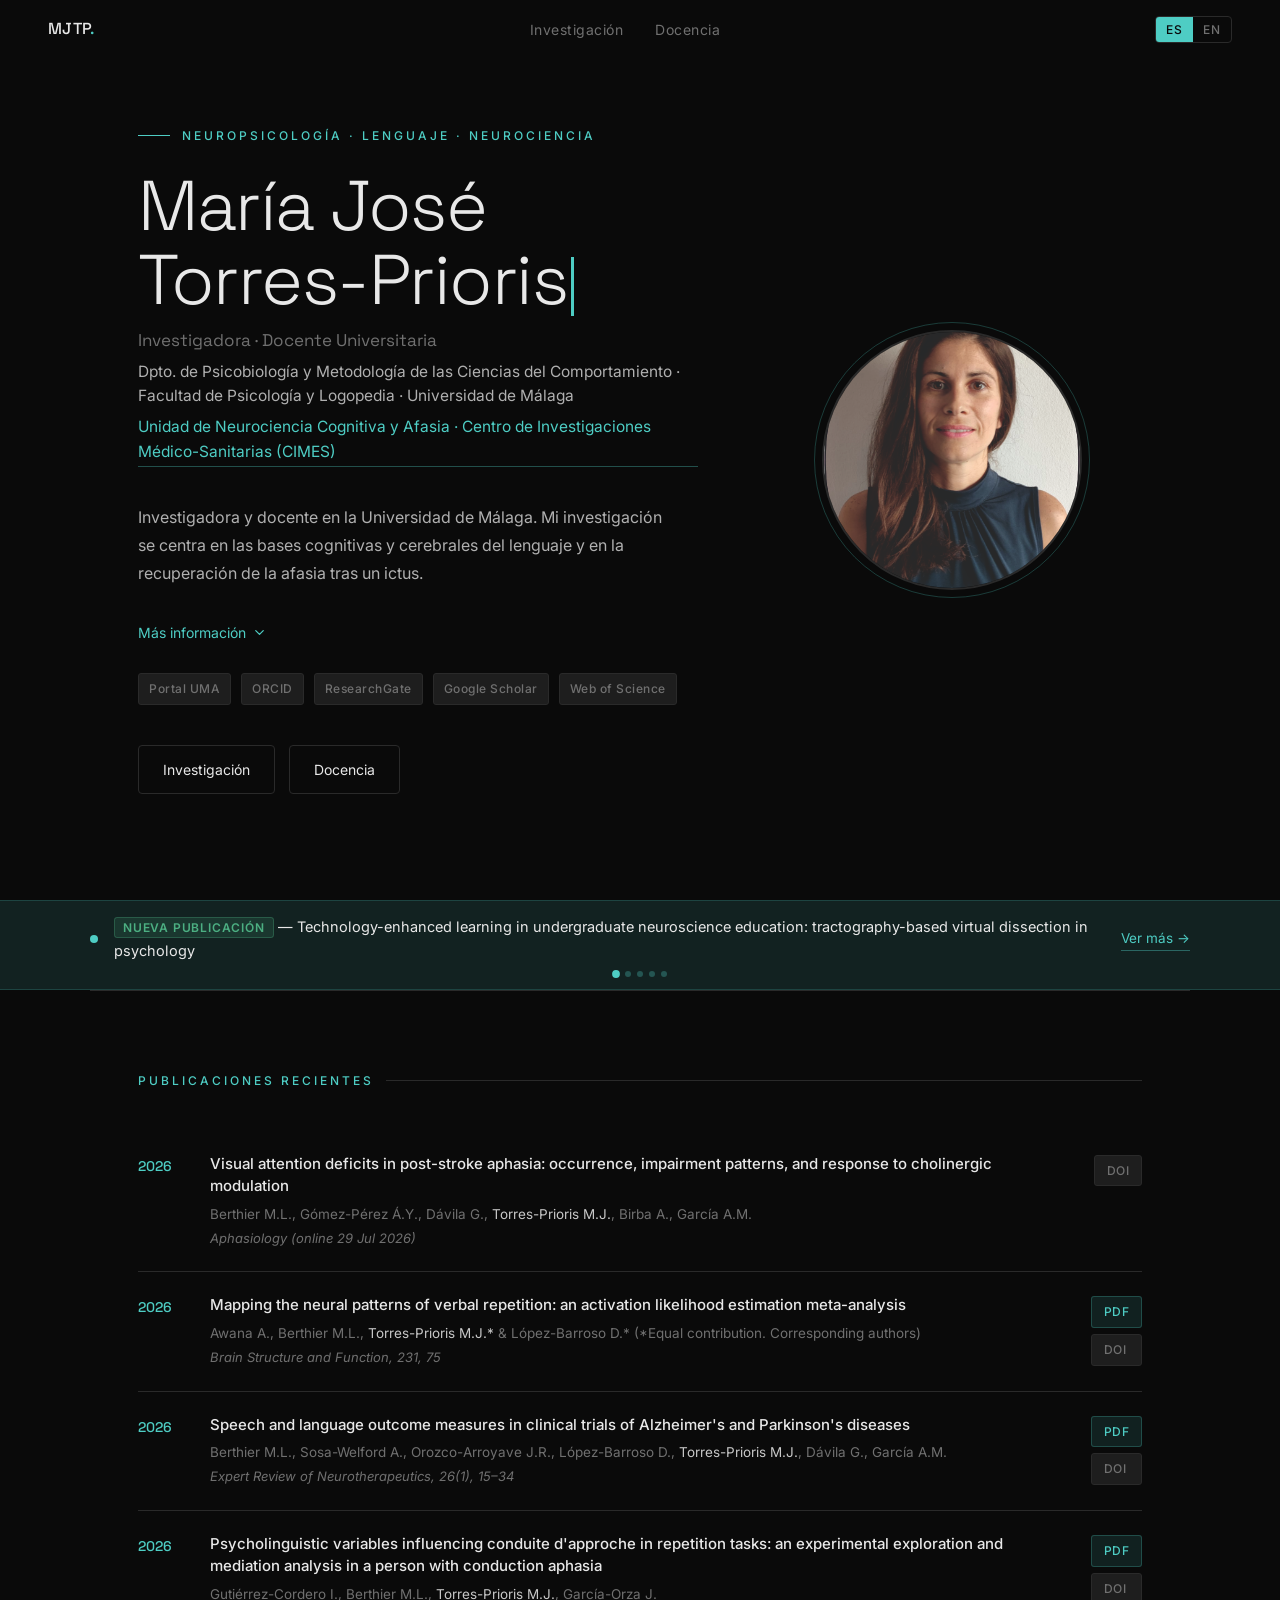
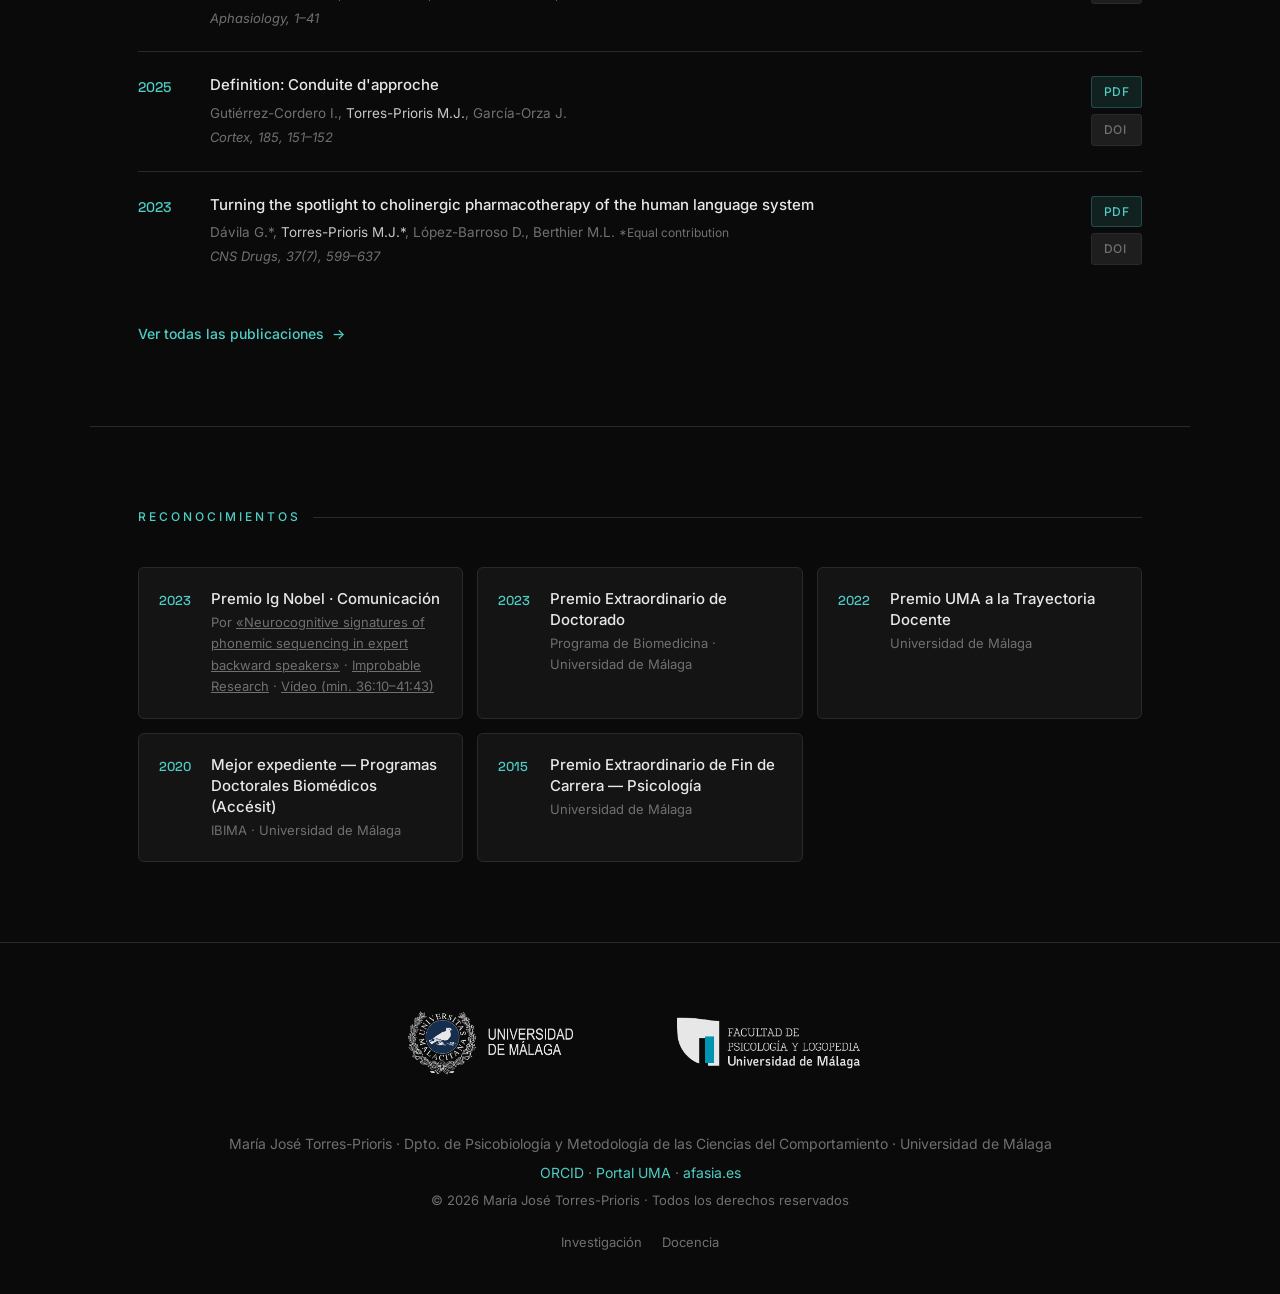
<file: index.html>
<!DOCTYPE html>
<html lang="es">
<head>
<meta charset="UTF-8">
<meta name="viewport" content="width=device-width, initial-scale=1.0">
<link rel="icon" type="image/x-icon" href="favicon.ico">
<title>María José Torres-Prioris · Neuropsychology & Language</title>
<link rel="preconnect" href="https://fonts.googleapis.com">
<link href="https://fonts.googleapis.com/css2?family=Space+Grotesk:wght@300;400;500;600&family=Inter:wght@300;400;500&display=swap" rel="stylesheet">
<style>
*, *::before, *::after { box-sizing: border-box; margin: 0; padding: 0; }

:root {
  --bg:       #0A0A0A;
  --surface:  #141414;
  --surface2: #1E1E1E;
  --border:   #2A2A2A;
  --text:     #E8E8E8;
  --muted:    #707070;
  --teal:     #4ECDC4;
  --teal-dim: rgba(78,205,196,0.12);
  --teal-mid: rgba(78,205,196,0.25);
}

html { scroll-behavior: smooth; }

body {
  font-family: 'Inter', sans-serif;
  background: var(--bg);
  color: var(--text);
  font-size: 16px;
  line-height: 1.65;
  -webkit-font-smoothing: antialiased;
}

/* ── NAV ── */
nav {
  position: fixed;
  top: 0; left: 0; right: 0;
  z-index: 100;
  display: flex;
  align-items: center;
  justify-content: space-between;
  padding: 0 48px;
  height: 60px;
  border-bottom: 1px solid transparent;
  transition: background .3s, border-color .3s;
}
nav.scrolled {
  background: rgba(10,10,10,.92);
  backdrop-filter: blur(12px);
  border-color: var(--border);
}
.nav-logo {
  font-family: 'Space Grotesk', sans-serif;
  font-size: 16px;
  font-weight: 500;
  color: var(--text);
  text-decoration: none;
  letter-spacing: 0.3px;
}
.nav-logo span { color: var(--teal); }
.nav-links {
  display: flex;
  align-items: center;
  gap: 32px;
  list-style: none;
}
.nav-links a {
  font-size: 14px;
  font-weight: 400;
  color: var(--muted);
  text-decoration: none;
  letter-spacing: 0.5px;
  transition: color .2s;
}
.nav-links a:hover { color: var(--text); }
.nav-links a.active { color: var(--teal); }
.lang-toggle {
  display: flex;
  border: 1px solid var(--border);
  border-radius: 4px;
  overflow: hidden;
}
.lang-btn {
  background: none;
  border: none;
  cursor: pointer;
  font-family: 'Inter', sans-serif;
  font-size: 12px;
  font-weight: 500;
  letter-spacing: 1px;
  padding: 5px 10px;
  color: var(--muted);
  transition: background .2s, color .2s;
}

/* ── HERO ── */
.hero {
  min-height: 100vh;
  display: grid;
  grid-template-columns: 1fr 380px;
  gap: 60px;
  align-items: center;
  max-width: 1100px;
  margin: 0 auto;
  padding: 100px 48px 80px;
}
.hero-eyebrow {
  font-size: 12px;
  letter-spacing: 3px;
  text-transform: uppercase;
  color: var(--teal);
  font-weight: 500;
  margin-bottom: 24px;
  display: flex;
  align-items: center;
  gap: 12px;
}
.hero-eyebrow::before { content: ''; width: 32px; height: 1px; background: var(--teal); }
h1 {
  font-family: 'Space Grotesk', sans-serif;
  font-size: clamp(42px, 5.5vw, 72px);
  font-weight: 300;
  line-height: 1.05;
  letter-spacing: -1.5px;
  color: var(--text);
  margin-bottom: 8px;
}
h1 .cursor {
  display: inline-block;
  width: 3px;
  height: 0.85em;
  background: var(--teal);
  margin-left: 4px;
  vertical-align: middle;
  animation: blink 1.1s step-end infinite;
}
@keyframes blink { 0%,100%{opacity:1} 50%{opacity:0} }
.hero-role {
  font-family: 'Space Grotesk', sans-serif;
  font-size: 17px;
  font-weight: 400;
  color: var(--muted);
  margin-bottom: 6px;
}
.hero-affil { font-size: 15.5px; line-height: 1.6; color: #B0B0B0; margin: 4px 0 36px; max-width: 560px; }
.hero-affil a { display: inline-block; margin-top: 6px; color: var(--teal); text-decoration: none; border-bottom: 1px solid rgba(78,205,196,.35); padding-bottom: 1px; transition: border-color .2s; }
.hero-affil a:hover { border-color: var(--teal); }
.hero-institution {
  font-size: 14px;
  color: var(--muted);
  margin-bottom: 40px;
  opacity: 0.7;
}
.hero-bio {
  font-size: 16px;
  line-height: 1.75;
  color: #B0B0B0;
  max-width: 540px;
  margin-bottom: 40px;
}
.hero-more { margin: -8px 0 28px; max-width: 540px; }
.hero-more summary { display: inline-flex; align-items: center; gap: 6px; cursor: pointer; list-style: none; font-size: 14px; color: var(--teal); }
.hero-more summary::-webkit-details-marker { display: none; }
.hero-more summary svg { width: 15px; height: 15px; transition: transform .2s; }
.hero-more[open] summary svg { transform: rotate(180deg); }
.hero-more-body p { font-size: 15px; line-height: 1.75; color: var(--muted); margin-top: 14px; }
.hero-bio strong { color: var(--text); font-weight: 500; }
.hero-ids { display: flex; flex-wrap: wrap; gap: 10px; margin-bottom: 40px; }
.id-chip {
  font-size: 12px;
  font-weight: 500;
  letter-spacing: 0.5px;
  color: var(--muted);
  background: var(--surface2);
  border: 1px solid var(--border);
  border-radius: 3px;
  padding: 5px 10px;
  text-decoration: none;
  transition: color .2s, border-color .2s;
}
.id-chip:hover { color: var(--teal); border-color: var(--teal); }
.hero-ctas { display: flex; gap: 14px; flex-wrap: wrap; }
.btn-primary {
  font-family: 'Inter', sans-serif;
  font-size: 14px;
  font-weight: 500;
  padding: 12px 24px;
  background: var(--teal);
  color: #0A0A0A;
  border: none;
  border-radius: 4px;
  text-decoration: none;
  transition: opacity .2s, transform .15s;
}
.btn-primary:hover { opacity: .88; transform: translateY(-1px); }
.btn-ghost {
  font-family: 'Inter', sans-serif;
  font-size: 14px;
  padding: 12px 24px;
  background: none;
  color: var(--text);
  border: 1px solid var(--border);
  border-radius: 4px;
  text-decoration: none;
  transition: border-color .2s, color .2s;
}
.btn-ghost:hover { border-color: var(--teal); color: var(--teal); }
.hero-right { display: flex; flex-direction: column; align-items: center; gap: 28px; }
.hero-photo-wrap { position: relative; width: 260px; height: 260px; }
.hero-photo-wrap::before {
  content: '';
  position: absolute;
  inset: -8px;
  border-radius: 50%;
  border: 1px solid var(--teal-mid);
  animation: pulse-ring 3s ease-in-out infinite;
}
@keyframes pulse-ring {
  0%,100% { transform: scale(1); opacity: .5; }
  50% { transform: scale(1.04); opacity: 1; }
}
.hero-photo { width: 260px; height: 260px; border-radius: 50%; object-fit: cover; border: 2px solid var(--border); display: block; }
.hero-photo-placeholder {
  width: 260px; height: 260px; border-radius: 50%;
  background: var(--surface2); border: 2px solid var(--border);
  display: flex; align-items: center; justify-content: center;
  color: var(--muted); font-size: 14px;
}
.hero-stats {
  display: grid; grid-template-columns: repeat(3, 1fr);
  gap: 1px; background: var(--border);
  border: 1px solid var(--border); border-radius: 6px; overflow: hidden; width: 100%;
}
.hero-stat { background: var(--surface); padding: 14px 12px; text-align: center; }
.hero-stat-n { font-family: 'Space Grotesk', sans-serif; font-size: 22px; font-weight: 500; color: var(--teal); line-height: 1; margin-bottom: 4px; }
.hero-stat-l { font-size: 11px; color: var(--muted); text-transform: uppercase; letter-spacing: 0.5px; line-height: 1.3; }

[hidden] { display: none !important; }
/* ── SECTIONS ── */
.section { max-width: 1100px; margin: 0 auto; padding: 80px 48px; border-top: 1px solid var(--border); }
.section-label { font-size: 12px; letter-spacing: 3px; text-transform: uppercase; color: var(--teal); font-weight: 500; margin-bottom: 40px; display: flex; align-items: center; gap: 12px; }
.section-label::after { content: ''; flex: 1; height: 1px; background: var(--border); }

/* ── PUBLICATIONS ── */
.pub-list { margin-top: 8px; }
.pub-item { display: grid; grid-template-columns: 52px 1fr auto; gap: 20px; align-items: start; padding: 22px 0; border-bottom: 1px solid var(--border); }
.pub-item:last-child { border-bottom: none; }
.pub-year { font-family: 'Space Grotesk', sans-serif; font-size: 14px; font-weight: 500; color: var(--teal); padding-top: 2px; }
.pub-title { font-size: 15px; font-weight: 500; color: var(--text); line-height: 1.5; margin-bottom: 5px; }
.pub-authors { font-size: 13.5px; color: var(--muted); margin-bottom: 3px; }
.pub-authors em { color: #C8C8C8; font-style: normal; }
.pub-journal { font-size: 13px; color: var(--muted); font-style: italic; }
.pub-actions { display: flex; flex-direction: column; gap: 6px; padding-top: 2px; }
.pub-btn { font-size: 12px; font-weight: 500; letter-spacing: 0.5px; padding: 5px 12px; border-radius: 3px; text-decoration: none; white-space: nowrap; transition: background .2s, color .2s; }
.pub-btn-pdf { background: var(--teal-dim); color: var(--teal); border: 1px solid rgba(78,205,196,.25); }
.pub-btn-pdf:hover { background: var(--teal); color: #0A0A0A; }
.pub-btn-doi { background: var(--surface2); color: var(--muted); border: 1px solid var(--border); }
.pub-btn-doi:hover { color: var(--text); border-color: var(--muted); }
.view-all { display: inline-flex; align-items: center; gap: 8px; margin-top: 32px; font-size: 14px; font-weight: 500; color: var(--teal); text-decoration: none; transition: gap .2s; }
.view-all:hover { gap: 14px; }
.view-all::after { content: '→'; }

/* ── AWARDS ── */
.awards-grid { display: grid; grid-template-columns: repeat(auto-fit, minmax(280px, 1fr)); gap: 14px; margin-top: 8px; }
.award-item { display: flex; gap: 16px; align-items: start; padding: 20px; background: var(--surface); border: 1px solid var(--border); border-radius: 6px; transition: border-color .2s; }
.award-item:hover { border-color: rgba(78,205,196,.3); }
.award-year { font-family: 'Space Grotesk', sans-serif; font-size: 13px; font-weight: 500; color: var(--teal); min-width: 36px; padding-top: 2px; }
.award-title { font-size: 15px; font-weight: 500; color: var(--text); margin-bottom: 3px; line-height: 1.4; }
.award-source { font-size: 13px; color: var(--muted); }



footer {
  max-width: 1100px;
  margin: 0 auto;
  padding: 40px 48px;
  display: flex;
  flex-direction: column;
  align-items: center;
  gap: 20px;
  text-align: center;
}
.footer-left { font-size: 14px; color: var(--muted); line-height: 1.8; }
.footer-left a { color: var(--teal); text-decoration: none; }
.footer-right { display: flex; gap: 20px; }
.footer-right a { font-size: 13px; color: var(--muted); text-decoration: none; transition: color .2s; }
.footer-right a:hover { color: var(--teal); }
.logo-bar { display: flex; align-items: center; justify-content: center; gap: 32px; }
.logo-bar { flex-wrap: wrap; }
.logo-bar img { max-height: 120px; height: auto; max-width: 100%; width: auto; opacity: 0.9; }



/* ── LANG ── */
body.lang-en .es-text { display: none; }
body.lang-es .en-text { display: none; }
body.lang-es .lang-btn[data-lang="es"],
body.lang-en .lang-btn[data-lang="en"] { background: var(--teal); color: #0A0A0A; }
body.lang-es .lang-btn[data-lang="en"],
body.lang-en .lang-btn[data-lang="es"] { background: none; color: var(--muted); }

/* ── RESPONSIVE ── */
@media (max-width: 820px) {
  nav { padding: 0 24px; }
  .nav-links { display: none; }
  .hero { grid-template-columns: 1fr; padding: 100px 24px 60px; gap: 48px; }
  .hero-right { order: -1; }
  .hero-photo-wrap { width: 180px; height: 180px; }
  .hero-photo { width: 180px; height: 180px; }
  .section { padding: 60px 24px; }
  .pub-item { grid-template-columns: 42px 1fr; }
  .pub-actions { flex-direction: row; grid-column: 2; }
  footer { padding: 32px 24px; }
}
@media (prefers-reduced-motion: reduce) {
  *, *::before, *::after { animation: none !important; transition: none !important; }
}

/* Bloques añadidos desde el panel */
.bloque-texto p { font-size: 16px; line-height: 1.75; color: #B0B0B0; max-width: 760px; margin-bottom: 14px; }
.bloque-texto a, .bloque-enlaces span a { color: var(--teal); }
.bloque-con-foto { display: grid; grid-template-columns: minmax(0, 2fr) minmax(0, 3fr); gap: 36px; align-items: start; }
.bloque-con-foto img { width: 100%; height: auto; border-radius: 6px; border: 1px solid var(--border); display: block; }
a.bloque-tarjeta { text-decoration: none; color: inherit; display: block; }
a.bloque-tarjeta:hover { border-color: var(--teal); }
.bloque-enlaces { list-style: none; max-width: 760px; }
.bloque-enlaces li { padding: 12px 0; border-bottom: 1px solid var(--border); }
.bloque-enlaces li > a { color: var(--teal); text-decoration: none; font-weight: 500; }
.bloque-enlaces li > span { display: block; color: var(--muted); font-size: 14px; margin-top: 2px; }
body.lang-en .bloque-enlaces .es-text, body.lang-es .bloque-enlaces .en-text { display: none; }
@media (max-width: 760px) { .bloque-con-foto { grid-template-columns: 1fr; } }
</style>
<link rel="stylesheet" href="assets/banner.css">
</head>
<body class="lang-es">

<nav id="main-nav">
  <a href="index.html" class="nav-logo">MJTP<span>.</span></a>
  <ul class="nav-links">
    <li><a href="research.html" class="es-text">Investigación</a><a href="research.html" class="en-text">Research</a></li>
    <li><a href="teaching.html" class="es-text">Docencia</a><a href="teaching.html" class="en-text">Teaching</a></li>
  </ul>
  <div class="lang-toggle">
    <button class="lang-btn" data-lang="es" onclick="setLang('es')">ES</button>
    <button class="lang-btn" data-lang="en" onclick="setLang('en')">EN</button>
  </div>
</nav>

<section class="hero">
  <div class="hero-left">
    <div class="hero-eyebrow">
      <span class="es-text">Neuropsicología · Lenguaje · Neurociencia</span>
      <span class="en-text">Neuropsychology · Language · Neuroscience</span>
    </div>
    <h1 id="hero-name">María José Torres-Prioris<span class="cursor"></span></h1>
    <div class="hero-role es-text">Investigadora · Docente Universitaria</div><div class="hero-role en-text">Researcher · University Lecturer</div>
    <div class="hero-affil">
      <div class="es-text">Dpto. de Psicobiología y Metodología de las Ciencias del Comportamiento · Facultad de Psicología y Logopedia · Universidad de Málaga</div>
      <div class="en-text">Dept. of Psychobiology and Methodology of Behavioural Sciences · Faculty of Psychology and Speech Therapy · University of Málaga</div>
      <a class="es-text" href="https://uncalab.github.io" target="_blank" rel="noopener">Unidad de Neurociencia Cognitiva y Afasia · Centro de Investigaciones Médico-Sanitarias (CIMES)</a>
      <a class="en-text" href="https://uncalab.github.io" target="_blank" rel="noopener">Cognitive Neuroscience and Aphasia Unit · Medical-Health Research Centre (CIMES)</a>
    </div>
    <p class="hero-bio es-text">
      Investigadora y docente en la Universidad de Málaga. Mi investigación se centra en las bases cognitivas y cerebrales del lenguaje y en la recuperación de la afasia tras un ictus.
    </p>
    <details class="hero-more es-text">
      <summary>Más información<svg viewBox="0 0 24 24" fill="none" stroke="currentColor" stroke-width="2" stroke-linecap="round" stroke-linejoin="round" aria-hidden="true"><polyline points="6 9 12 15 18 9"/></svg></summary>
      <div class="hero-more-body">
        <p>Soy Profesora Ayudante Doctora. Me interesan especialmente los mecanismos cognitivos y cerebrales de la producción del habla, el análisis del discurso espontáneo, la caracterización de perfiles afásicos y la plasticidad cerebral y la recuperación tras daño cerebral adquirido.</p>
        <p>Me doctoré en Biomedicina e Investigación Traslacional por la Universidad de Málaga en 2019 (Cum Laude y Premio Extraordinario). Mi etapa predoctoral y postdoctoral se ha financiado con contratos competitivos (FPU, PAIDI, Margarita Salas) y he realizado 21 meses de estancias en centros de referencia nacionales e internacionales. Me he especializado en neuroimagen multimodal, evaluación neuropsicológica del lenguaje y análisis del habla conectada en personas con afasia.</p>
        <p>He publicado artículos en revistas internacionales como <em>Neurology</em>, <em>Brain Structure and Function</em>, <em>Brain and Language</em>, <em>Scientific Reports</em>, <em>Cortex</em> o <em>Aphasiology</em>, además de 5 capítulos de libro. Estudio fenómenos centrales de la afasia como la conducta de aproximación (<em>conduite d'approche</em>), la ecolalia, las perseveraciones semánticas y la evolución heterogénea de los perfiles afásicos. Mi trabajo sobre la pericia en habla inversa recibió el Premio Ig Nobel 2023 de Comunicación.</p>
        <p>He participado en diversos proyectos de investigación nacionales, autonómicos y de universidad. Formo parte del comité de investigación de la red internacional INCLUDE, que promueve la diversidad lingüística en los estudios de salud cerebral. Soy Editora Invitada de un número especial de <em>Brain and Language</em> y revisora de revistas como <em>Cortex</em>, <em>Brain Structure and Function</em>, <em>Aphasiology</em> y <em>European Journal of Neurology</em>.</p>
        <p>Desde 2014 compagino la investigación con la práctica clínica en la Unidad de Neurociencia Cognitiva y Afasia y con la docencia en los Grados de Psicología y Logopedia de la Universidad de Málaga.</p>
      </div>
    </details>
    <p class="hero-bio en-text">
      Researcher and lecturer at the University of Málaga. My research focuses on the cognitive and neural bases of language and on recovery from aphasia after stroke.
    </p>
    <details class="hero-more en-text">
      <summary>More information<svg viewBox="0 0 24 24" fill="none" stroke="currentColor" stroke-width="2" stroke-linecap="round" stroke-linejoin="round" aria-hidden="true"><polyline points="6 9 12 15 18 9"/></svg></summary>
      <div class="hero-more-body">
        <p>I am an Assistant Professor. I am particularly interested in the cognitive and neural mechanisms of speech production, the analysis of spontaneous discourse, the characterisation of aphasic profiles, and brain plasticity and recovery after acquired brain injury.</p>
        <p>I obtained my PhD in Biomedicine and Translational Research from the University of Málaga in 2019 (Cum Laude and Extraordinary Doctorate Award). My predoctoral and postdoctoral work has been funded through competitive contracts (FPU, PAIDI, Margarita Salas), and I have carried out 21 months of research stays at leading national and international centres. I specialise in multimodal neuroimaging, neuropsychological assessment of language and the analysis of connected speech in people with aphasia.</p>
        <p>I have published articles in international journals such as <em>Neurology</em>, <em>Brain Structure and Function</em>, <em>Brain and Language</em>, <em>Scientific Reports</em>, <em>Cortex</em> and <em>Aphasiology</em>, as well as 5 book chapters. I study core phenomena of aphasia such as <em>conduite d'approche</em>, echolalia, semantic perseverations and the heterogeneous progression of aphasic profiles. My work on expertise in backward speech received the 2023 Ig Nobel Prize in Communication.</p>
        <p>I have taken part in a range of national, regional and university research projects. I sit on the research committee of the international INCLUDE network, which promotes linguistic diversity in brain health research. I am Guest Editor of a special issue of <em>Brain and Language</em> and review for journals such as <em>Cortex</em>, <em>Brain Structure and Function</em>, <em>Aphasiology</em> and <em>European Journal of Neurology</em>.</p>
        <p>Since 2014 I have combined research with clinical practice at the Cognitive Neuroscience and Aphasia Unit and with teaching on the Psychology and Speech Therapy degrees at the University of Málaga.</p>
      </div>
    </details>
    <div class="hero-ids">
    <a class="id-chip" href="https://portaldelainvestigacion.uma.es/investigadores/1104282/detalle" target="_blank">Portal UMA</a>
    <a class="id-chip" href="https://orcid.org/0000-0003-3795-8151" target="_blank">ORCID</a>
    <a class="id-chip" href="https://www.researchgate.net/profile/Maria-Jose-Torres-Prioris" target="_blank">ResearchGate</a>
    <a class="id-chip" href="https://scholar.google.com/citations?user=R0pohRoAAAAJ&hl=es&oi=ao" target="_blank">Google Scholar</a>
    <a class="id-chip" href="https://www.webofscience.com/wos/author/record/AAA-1944-2020" target="_blank">Web of Science</a>
  </div>
    <div class="hero-ctas">
      <a href="research.html" class="btn-ghost es-text">Investigación</a>
      <a href="research.html" class="btn-ghost en-text">Research</a>
      <a href="teaching.html" class="btn-ghost es-text">Docencia</a>
      <a href="teaching.html" class="btn-ghost en-text">Teaching</a>
    </div>
  </div>

  <div class="hero-right">
    <div class="hero-photo-wrap">
      <img src="profile.jpg" alt="María José Torres-Prioris" class="hero-photo"
           onerror="this.style.display='none';this.nextElementSibling.style.display='flex'">
      <div class="hero-photo-placeholder" style="display:none">profile.jpg</div>
    </div>
  </div>
</section>

<div class="banner" id="banner" data-sources="research.html teaching.html" hidden>
  <div class="banner-inner">
    <div class="banner-dot"></div>
    <div class="banner-slider" id="banner-slider"></div>
  </div>
  <div class="banner-dots" id="banner-dots"></div>
</div>

<section class="section" id="publications">
  <div class="section-label es-text">Publicaciones recientes</div><div class="section-label en-text">Recent publications</div>
  <div class="pub-list">
    <div class="pub-item">
      <div class="pub-year">2026</div>
      <div>
        <div class="pub-title">Visual attention deficits in post-stroke aphasia: occurrence, impairment patterns, and response to cholinergic modulation</div>
        <div class="pub-authors">Berthier M.L., Gómez-Pérez Á.Y., Dávila G., <em>Torres-Prioris M.J.</em>, Birba A., García A.M.</div>
        <div class="pub-journal">Aphasiology (online 29 Jul 2026)</div>
      </div>
        <div class="pub-actions">
          <a href="https://doi.org/10.1080/02687038.2026.2708827" target="_blank" class="pub-btn pub-btn-doi">DOI</a>
        </div>
    </div>
    <div class="pub-item">
      <div class="pub-year">2026</div>
      <div>
        <div class="pub-title">Mapping the neural patterns of verbal repetition: an activation likelihood estimation meta-analysis</div>
        <div class="pub-authors">Awana A., Berthier M.L., <em>Torres-Prioris M.J.*</em> &amp; López-Barroso D.* (*Equal contribution. Corresponding authors)</div>
        <div class="pub-journal">Brain Structure and Function, 231, 75</div>
      </div>
        <div class="pub-actions">
          <a href="papers/Awana et al. 2026.pdf" download class="pub-btn pub-btn-pdf">PDF</a>
          <a href="https://doi.org/10.1007/s00429-026-03119-3" target="_blank" class="pub-btn pub-btn-doi">DOI</a>
        </div>
    </div>
    <div class="pub-item">
      <div class="pub-year">2026</div>
      <div>
        <div class="pub-title">Speech and language outcome measures in clinical trials of Alzheimer's and Parkinson's diseases</div>
        <div class="pub-authors">Berthier M.L., Sosa-Welford A., Orozco-Arroyave J.R., López-Barroso D., <em>Torres-Prioris M.J.</em>, Dávila G., García A.M.</div>
        <div class="pub-journal">Expert Review of Neurotherapeutics, 26(1), 15–34</div>
      </div>
        <div class="pub-actions">
          <a href="papers/J23.pdf" download class="pub-btn pub-btn-pdf">PDF</a>
          <a href="https://doi.org/10.1080/14737175.2025.2600616" target="_blank" class="pub-btn pub-btn-doi">DOI</a>
        </div>
    </div>
    <div class="pub-item">
      <div class="pub-year">2026</div>
      <div>
        <div class="pub-title">Psycholinguistic variables influencing conduite d'approche in repetition tasks: an experimental exploration and mediation analysis in a person with conduction aphasia</div>
        <div class="pub-authors">Gutiérrez-Cordero I., Berthier M.L., <em>Torres-Prioris M.J.</em>, García-Orza J.</div>
        <div class="pub-journal">Aphasiology, 1–41</div>
      </div>
        <div class="pub-actions">
          <a href="papers/J21.pdf" download class="pub-btn pub-btn-pdf">PDF</a>
          <a href="https://doi.org/10.1080/02687038.2026.2613004" target="_blank" class="pub-btn pub-btn-doi">DOI</a>
        </div>
    </div>
    <div class="pub-item">
      <div class="pub-year">2025</div>
      <div>
        <div class="pub-title">Definition: Conduite d'approche</div>
        <div class="pub-authors">Gutiérrez-Cordero I., <em>Torres-Prioris M.J.</em>, García-Orza J.</div>
        <div class="pub-journal">Cortex, 185, 151–152</div>
      </div>
        <div class="pub-actions">
          <a href="papers/J22.pdf" download class="pub-btn pub-btn-pdf">PDF</a>
          <a href="https://doi.org/10.1016/j.cortex.2025.02.007" target="_blank" class="pub-btn pub-btn-doi">DOI</a>
        </div>
    </div>
    <div class="pub-item">
      <div class="pub-year">2023</div>
      <div>
        <div class="pub-title">Turning the spotlight to cholinergic pharmacotherapy of the human language system</div>
        <div class="pub-authors">Dávila G.*, <em>Torres-Prioris M.J.*</em>, López-Barroso D., Berthier M.L. <span style="font-size:12px;color:var(--muted)">*Equal contribution</span></div>
        <div class="pub-journal">CNS Drugs, 37(7), 599–637</div>
      </div>
        <div class="pub-actions">
          <a href="papers/J19.pdf" download class="pub-btn pub-btn-pdf">PDF</a>
          <a href="https://doi.org/10.1007/s40263-023-01017-4" target="_blank" class="pub-btn pub-btn-doi">DOI</a>
        </div>
    </div>
  </div>
  <a href="research.html#publications" class="view-all es-text">Ver todas las publicaciones</a>
  <a href="research.html#publications" class="view-all en-text">View all publications</a>
</section>

<section class="section" id="awards">
  <div class="section-label es-text">Reconocimientos</div><div class="section-label en-text">Awards &amp; honours</div>
  <div class="awards-grid">
    <div class="award-item">
      <div class="award-year">2023</div>
      <div>
        <div class="award-title es-text">Premio Ig Nobel · Comunicación</div><div class="award-title en-text">Ig Nobel Prize · Communication</div>
        <div class="award-source es-text">Por <a href="research.html#publications" style="color:inherit">«Neurocognitive signatures of phonemic sequencing in expert backward speakers»</a> · <a href="https://improbable.com/ig/winners/#ig2023" rel="noopener" style="color:inherit" target="_blank">Improbable Research</a> · <a href="https://www.youtube.com/watch?v=P9UQi0ORXv4&amp;t=2170s" rel="noopener" style="color:inherit" target="_blank">Vídeo (min. 36:10–41:43)</a></div><div class="award-source en-text">For <a href="research.html#publications" style="color:inherit">“Neurocognitive signatures of phonemic sequencing in expert backward speakers”</a> · <a href="https://improbable.com/ig/winners/#ig2023" rel="noopener" style="color:inherit" target="_blank">Improbable Research</a> · <a href="https://www.youtube.com/watch?v=P9UQi0ORXv4&amp;t=2170s" rel="noopener" style="color:inherit" target="_blank">Video (36:10–41:43)</a></div>
      </div>
    </div>
    <div class="award-item">
      <div class="award-year">2023</div>
      <div>
        <div class="award-title es-text">Premio Extraordinario de Doctorado</div><div class="award-title en-text">Extraordinary Doctorate Award</div>
        <div class="award-source es-text">Programa de Biomedicina · Universidad de Málaga</div><div class="award-source en-text">Biomedicine Doctoral Programme · University of Málaga</div>
      </div>
    </div>
    <div class="award-item">
      <div class="award-year">2022</div>
      <div>
        <div class="award-title es-text">Premio UMA a la Trayectoria Docente</div><div class="award-title en-text">UMA Teaching Career Award</div>
        <div class="award-source es-text">Universidad de Málaga</div><div class="award-source en-text">University of Málaga</div>
      </div>
    </div>
    <div class="award-item">
      <div class="award-year">2020</div>
      <div>
        <div class="award-title es-text">Mejor expediente — Programas Doctorales Biomédicos (Accésit)</div><div class="award-title en-text">Best Academic Record — Biomedical Doctoral Programmes (Runner-up)</div>
        <div class="award-source es-text">IBIMA · Universidad de Málaga</div><div class="award-source en-text">IBIMA · University of Málaga</div>
      </div>
    </div>
    <div class="award-item">
      <div class="award-year">2015</div>
      <div>
        <div class="award-title es-text">Premio Extraordinario de Fin de Carrera — Psicología</div><div class="award-title en-text">Exceptional End of Studies Award — Psychology</div>
        <div class="award-source es-text">Universidad de Málaga</div><div class="award-source en-text">University of Málaga</div>
      </div>
    </div>
  </div>
</section>

<hr style="border:none; border-top: 1px solid #2A2A2A; margin: 0;">

<div class="footer-wrap">
<footer>
  <div class="logo-bar">
    <a href="https://www.uma.es/" target="_blank">
      <img src="assets/img/logos/logo-universidad.png" alt="Logo Universidad">
    </a>
    <a href="https://www.uma.es/facultad-de-psicologia/" target="_blank">
      <img src="assets/img/logos/logo-facultad.png" alt="Logo Facultad">
    </a>
  </div>
  <div class="footer-left">
    <div><span class="es-text">María José Torres-Prioris · Dpto. de Psicobiología y Metodología de las Ciencias del Comportamiento · Universidad de Málaga</span><span class="en-text">María José Torres-Prioris · Dept. of Psychobiology and Methodology of Behavioural Sciences · University of Málaga</span></div>
    <div style="margin-top:4px">
      <a href="https://orcid.org/0000-0003-3795-8151" target="_blank">ORCID</a> ·
      <a href="https://portaldelainvestigacion.uma.es/investigadores/1104282/detalle" target="_blank">Portal UMA</a> ·
      <a href="https://afasia.es" target="_blank">afasia.es</a>
    </div>
    <div style="margin-top:4px;font-size:13px"><span class="es-text">© 2026 María José Torres-Prioris · Todos los derechos reservados</span><span class="en-text">© 2026 María José Torres-Prioris · All rights reserved</span></div>
  </div>
  <div class="footer-right">
    <a href="research.html" class="es-text">Investigación</a>
    <a href="research.html" class="en-text">Research</a>
    <a href="teaching.html" class="es-text">Docencia</a>
    <a href="teaching.html" class="en-text">Teaching</a>
  </div>
</footer>
</div>

<script>
const nav = document.getElementById('main-nav');
window.addEventListener('scroll', () => {
  nav.classList.toggle('scrolled', window.scrollY > 40);
});
function setLang(lang) {
  document.body.className = 'lang-' + lang;
  localStorage.setItem('lang', lang);
}
const saved = localStorage.getItem('lang');
if (saved) setLang(saved);
function filterPubs(type, btn) {
  document.querySelectorAll('.pub-group').forEach(g => g.classList.remove('visible'));
  document.querySelectorAll('.filter-btn').forEach(b => b.classList.remove('active'));
  document.getElementById('pub-' + type).classList.add('visible');
  btn.classList.add('active');
}
const nameEl = document.getElementById('hero-name');
const fullName = "María José Torres-Prioris";
nameEl.childNodes[0].textContent = '';
let i = 0;
function type() {
  if (i <= fullName.length) {
    nameEl.childNodes[0].textContent = fullName.slice(0, i++);
    setTimeout(type, i === 1 ? 400 : 52);
  }
}
setTimeout(type, 300);
</script>
<script src="assets/banner.js"></script>
</body>
</html>
</file>
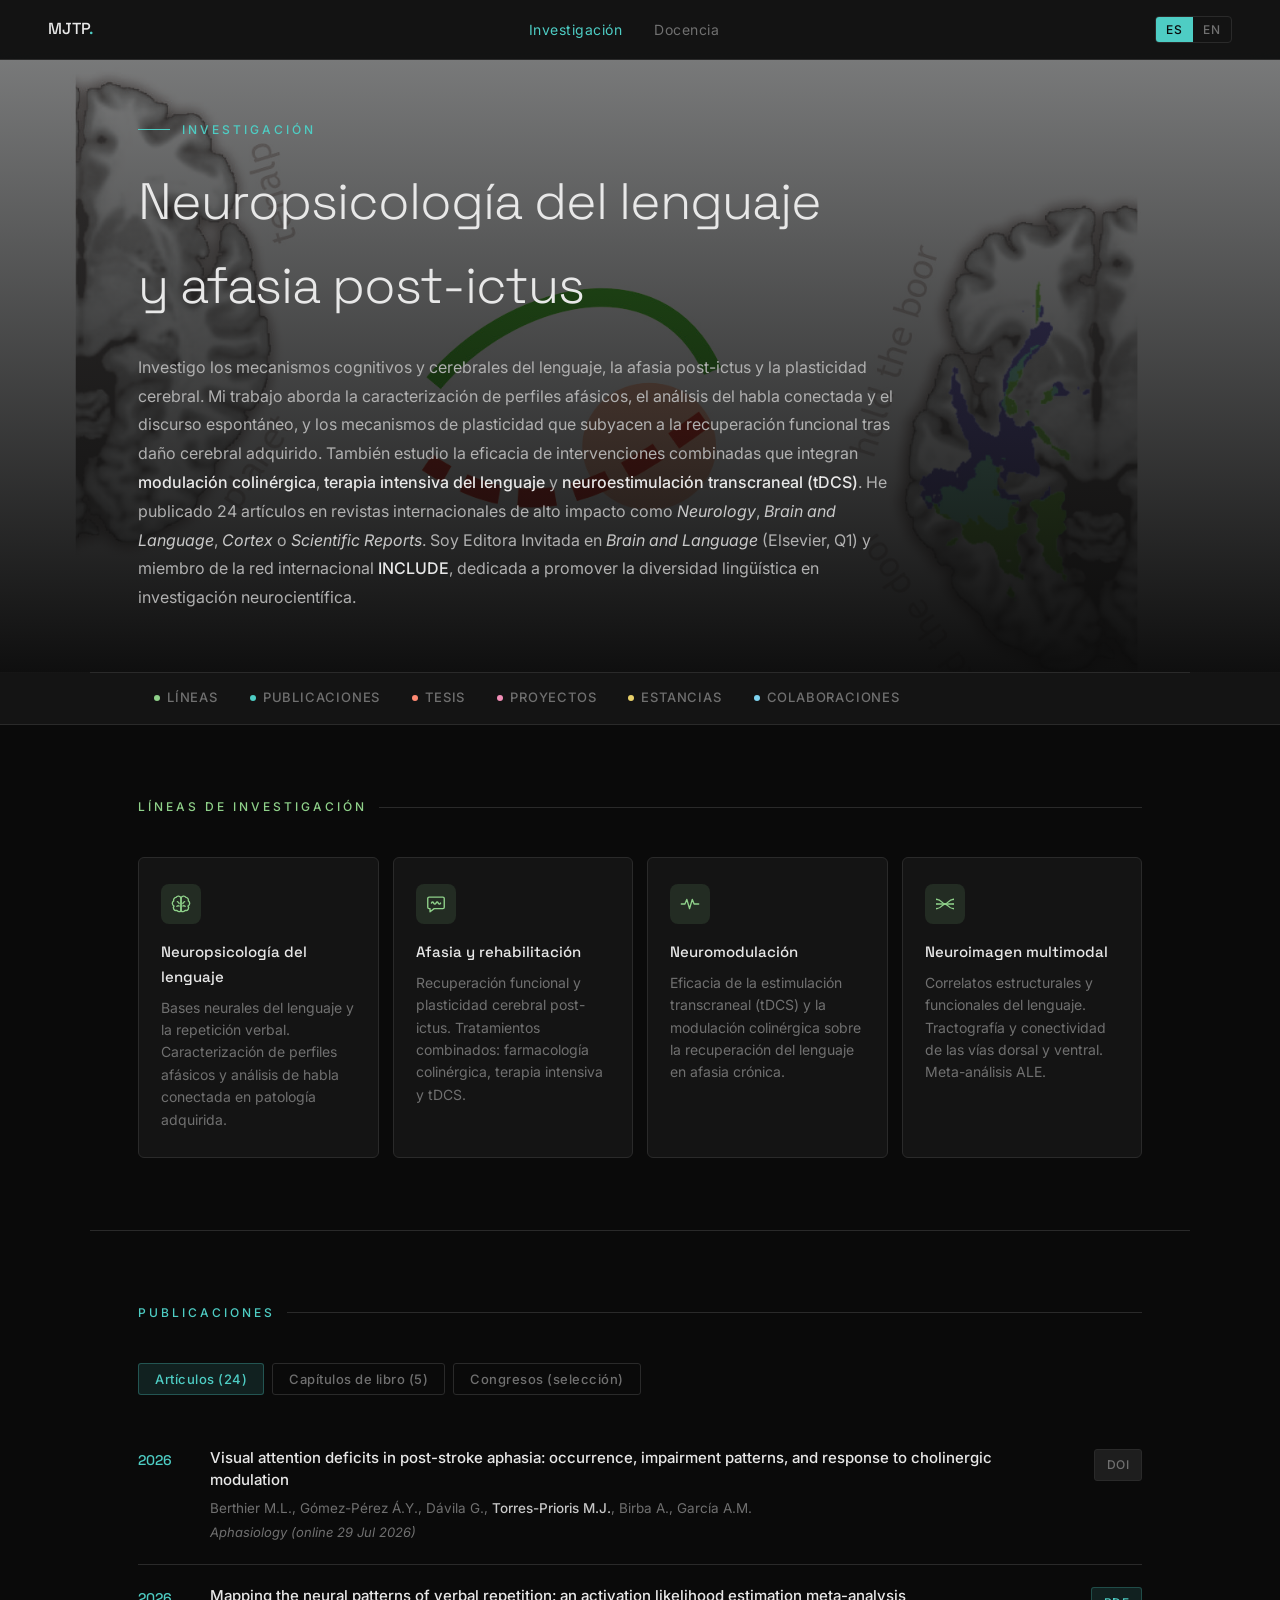
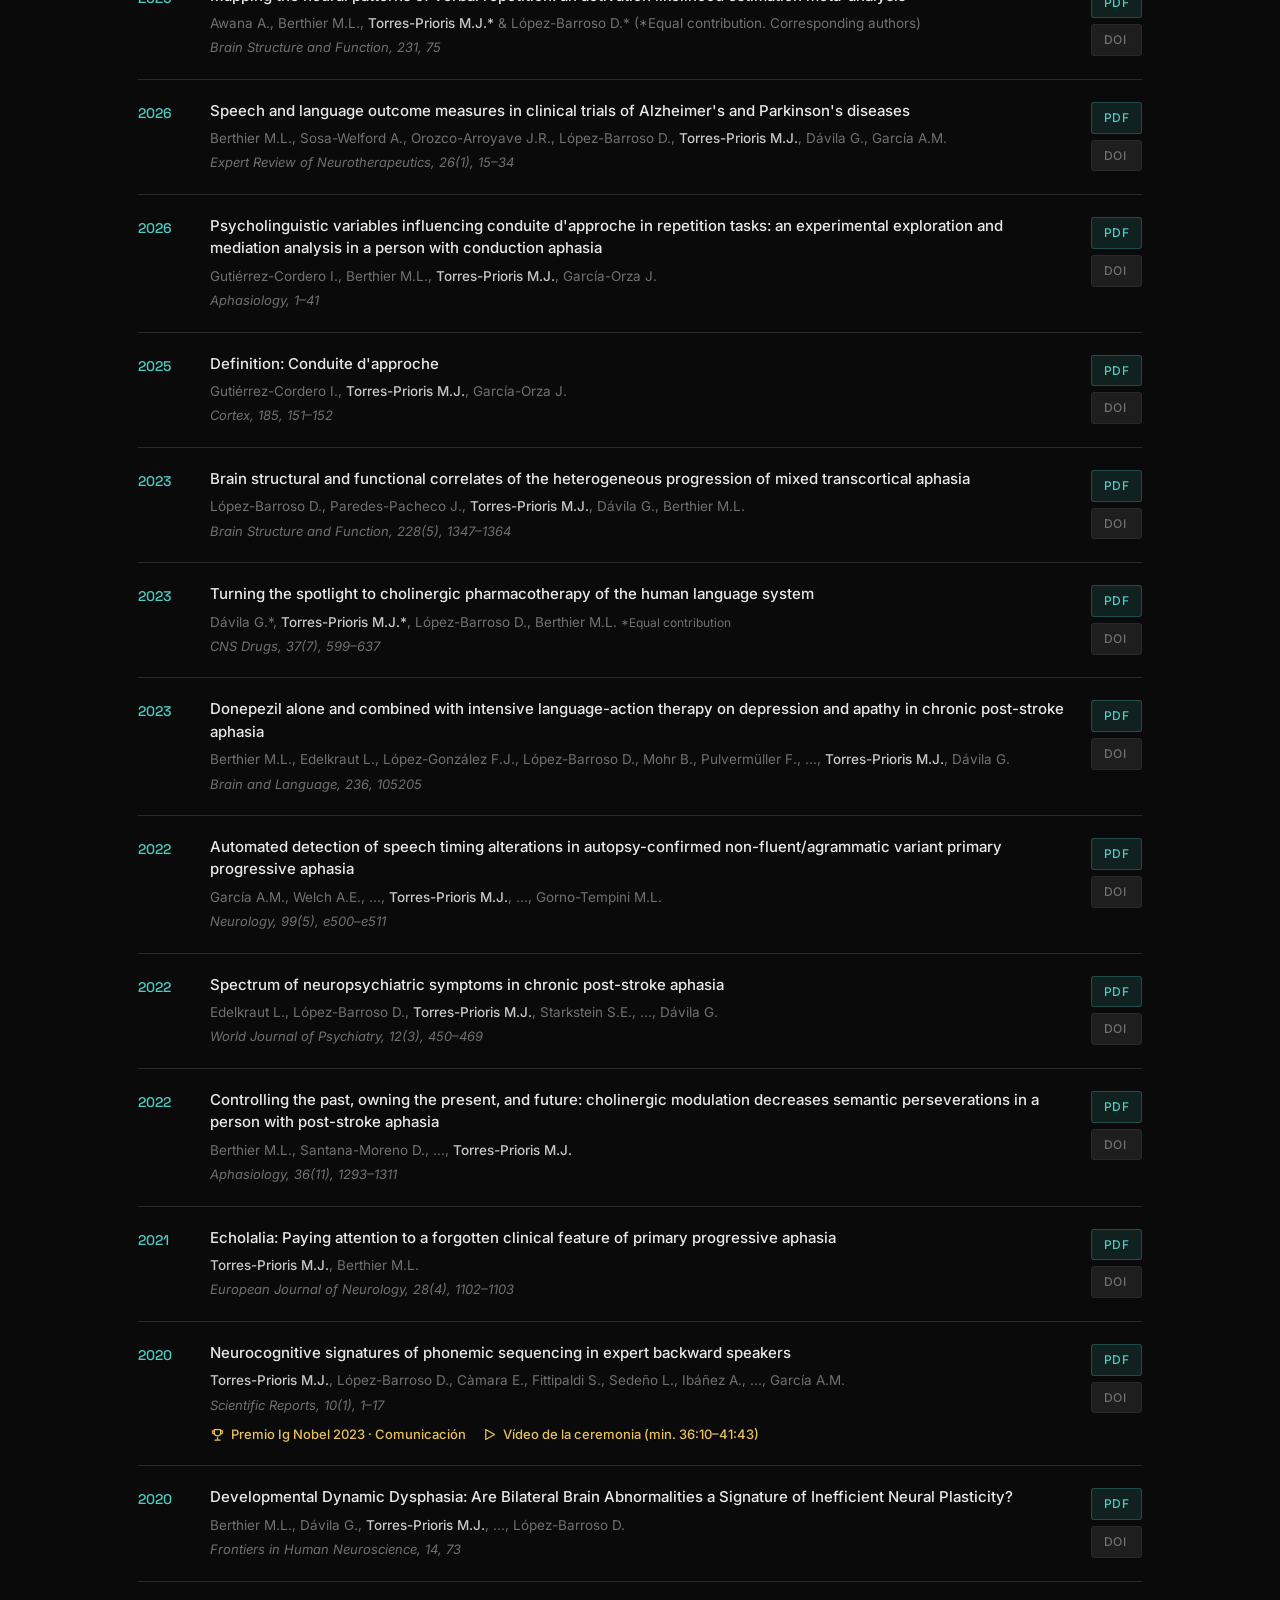
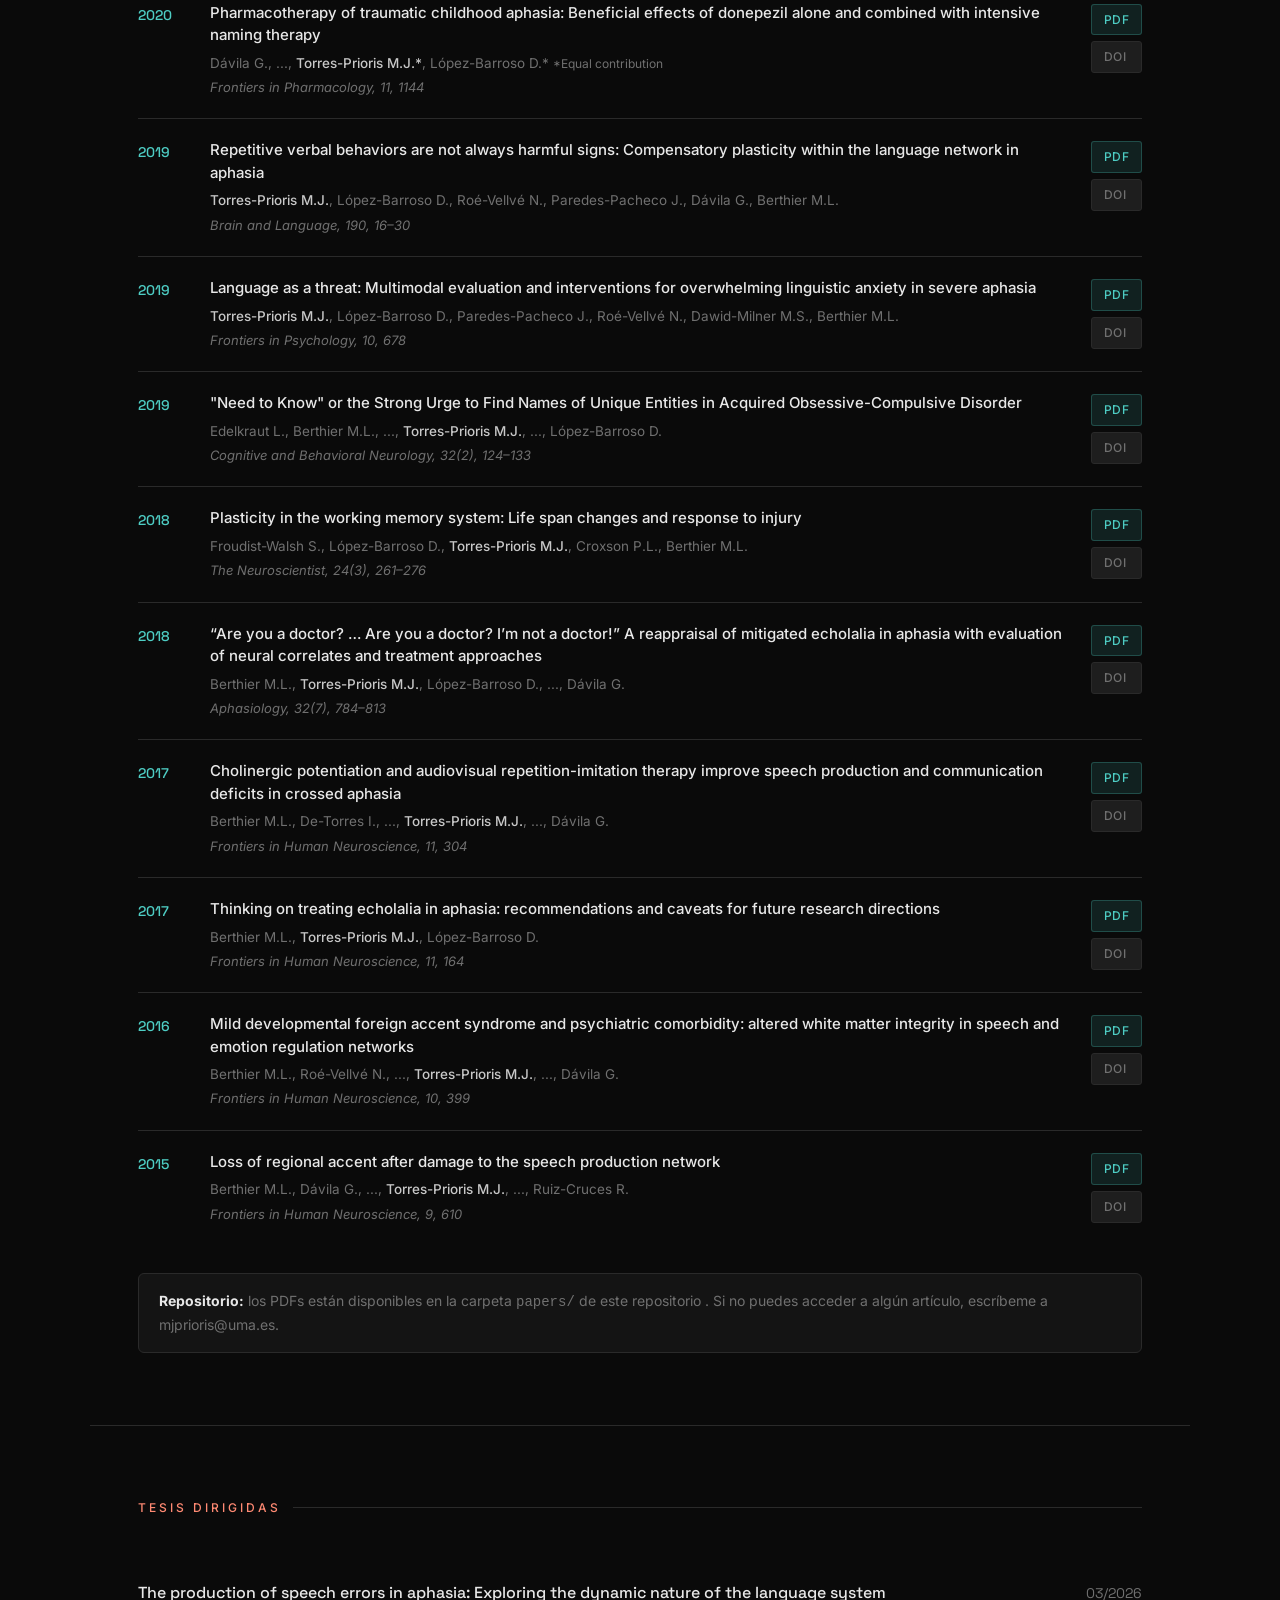
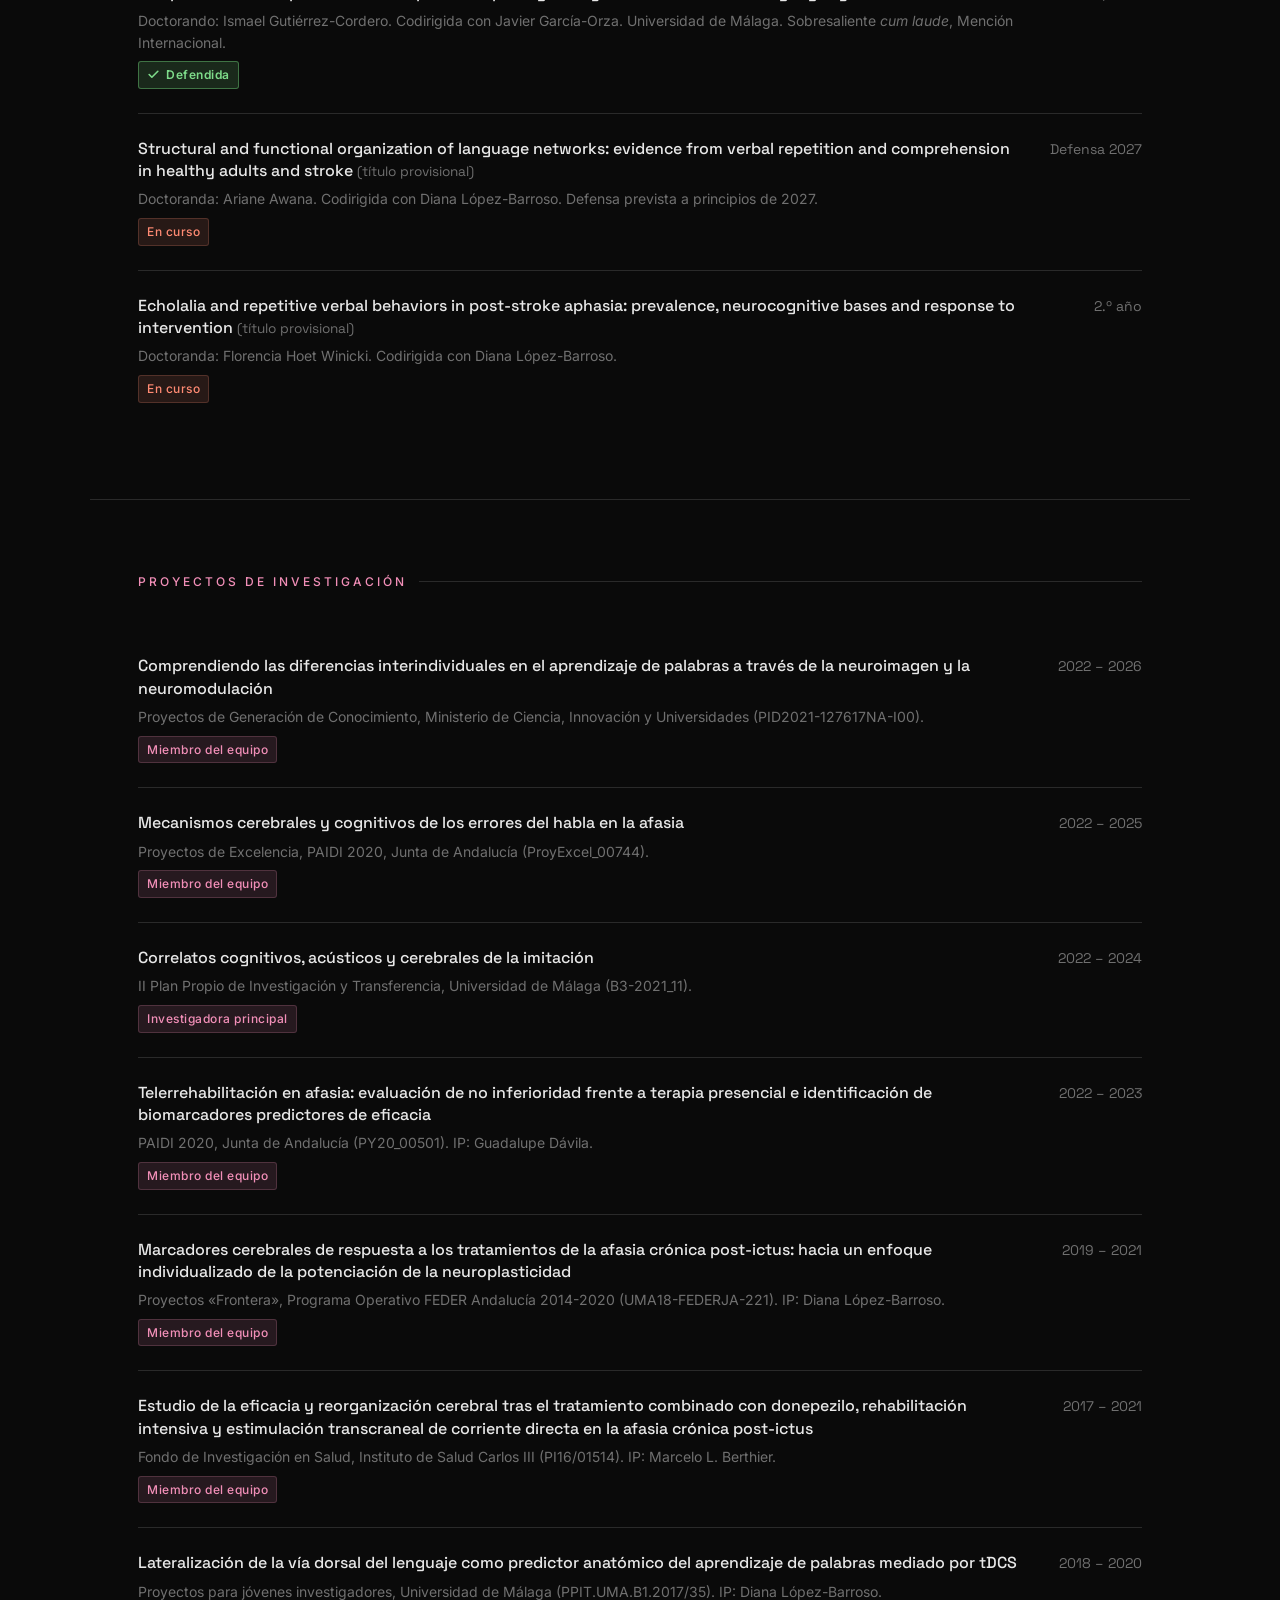
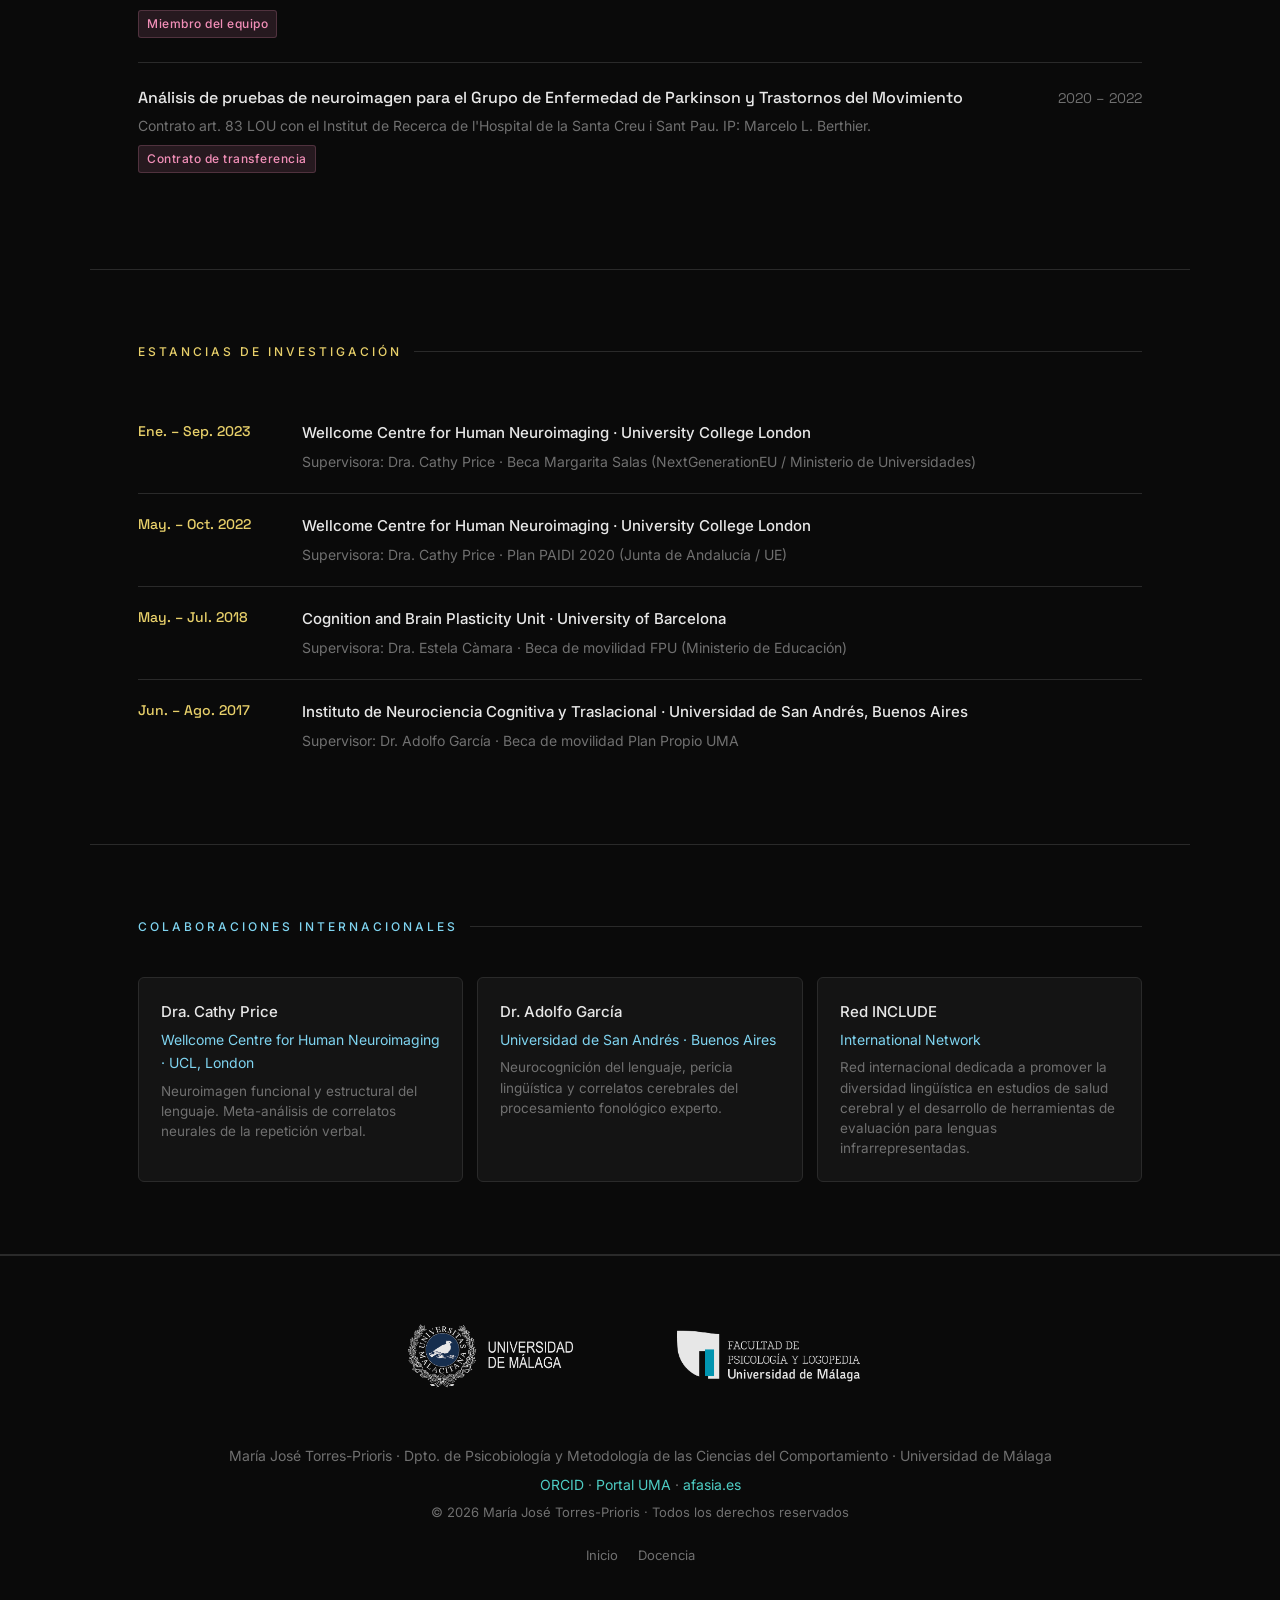
<file: research.html>
<!DOCTYPE html>
<html lang="es">
<head>
<meta charset="UTF-8">
<meta name="viewport" content="width=device-width, initial-scale=1.0">
<link rel="icon" type="image/x-icon" href="favicon.ico">
<title>Investigación · María José Torres-Prioris</title>
<link rel="preconnect" href="https://fonts.googleapis.com">
<link href="https://fonts.googleapis.com/css2?family=Space+Grotesk:wght@300;400;500;600&family=Inter:wght@300;400;500&display=swap" rel="stylesheet">
<style>
*, *::before, *::after { box-sizing: border-box; margin: 0; padding: 0; }

:root {
  --bg:       #0A0A0A;
  --surface:  #141414;
  --surface2: #1E1E1E;
  --border:   #2A2A2A;
  --text:     #E8E8E8;
  --muted:    #707070;
  --teal:     #4ECDC4;
  --teal-rgb: 78,205,196;
  --teal-dim: rgba(var(--teal-rgb),0.12);
  --teal-mid: rgba(var(--teal-rgb),0.25);
}

html { scroll-behavior: smooth; }
body {
  font-family: 'Inter', sans-serif;
  background: var(--bg);
  color: var(--text);
  font-size: 16px;
  line-height: 1.65;
  -webkit-font-smoothing: antialiased;
}

/* ── NAV ── */
nav {
  position: fixed;
  top: 0; left: 0; right: 0;
  z-index: 100;
  display: flex;
  align-items: center;
  justify-content: space-between;
  padding: 0 48px;
  height: 60px;
  background: rgba(10,10,10,.92);
  backdrop-filter: blur(12px);
  border-bottom: 1px solid var(--border);
}
.nav-logo {
  font-family: 'Space Grotesk', sans-serif;
  font-size: 16px;
  font-weight: 500;
  color: var(--text);
  text-decoration: none;
}
.nav-logo span { color: var(--teal); }
.nav-links {
  display: flex;
  align-items: center;
  gap: 32px;
  list-style: none;
}
.nav-links a {
  font-size: 14px;
  color: var(--muted);
  text-decoration: none;
  letter-spacing: 0.5px;
  transition: color .2s;
}
.nav-links a:hover { color: var(--text); }
.nav-links a.active { color: var(--teal); }
.lang-toggle {
  display: flex;
  border: 1px solid var(--border);
  border-radius: 4px;
  overflow: hidden;
}
.lang-btn {
  background: none;
  border: none;
  cursor: pointer;
  font-family: 'Inter', sans-serif;
  font-size: 12px;
  font-weight: 500;
  letter-spacing: 1px;
  padding: 5px 10px;
  color: var(--muted);
  transition: background .2s, color .2s;
}
body.lang-es .lang-btn[data-lang="es"],
body.lang-en .lang-btn[data-lang="en"] { background: var(--teal); color: #0A0A0A; }

/* ── PAGE HEADER ── */

/* ── PAGE HEADER ── */
.page-header-wrap {
  background-image: linear-gradient(rgba(10,10,10,0.5), rgba(10,10,10,0.98)), url('assets/img/brain.jpg');
  background-size: cover;
  background-position: center;
}
.page-header {
  max-width: 1100px;
  margin: 0 auto;
  padding: 120px 48px 60px;
  border-bottom: 1px solid var(--border);
}
.page-eyebrow {
  font-size: 12px;
  letter-spacing: 3px;
  text-transform: uppercase;
  color: var(--teal);
  font-weight: 500;
  margin-bottom: 20px;
  display: flex;
  align-items: center;
  gap: 12px;
}
.page-eyebrow::before { content: ''; width: 32px; height: 1px; background: var(--teal); }
.page-header h1 {
  font-family: 'Space Grotesk', sans-serif;
  font-size: clamp(32px, 4vw, 52px);
  font-weight: 300;
  letter-spacing: -1px;
  color: var(--text);
  margin-bottom: 24px;
}
.page-bio {
  font-size: 16px;
  line-height: 1.8;
  color: #B0B0B0;
  max-width: 780px;
}
.page-bio strong { color: var(--text); font-weight: 500; }
.page-bio em { color: #C8C8C8; font-style: italic; }

/* ── SECTIONS ── */
.section {
  max-width: 1100px;
  margin: 0 auto;
  padding: 72px 48px;
  border-bottom: 1px solid var(--border);
}
.section:last-of-type { border-bottom: none; }
.section-label {
  font-size: 12px;
  letter-spacing: 3px;
  text-transform: uppercase;
  color: var(--teal);
  font-weight: 500;
  margin-bottom: 40px;
  display: flex;
  align-items: center;
  gap: 12px;
}
.section-label::after { content: ''; flex: 1; height: 1px; background: var(--border); }
h2 {
  font-family: 'Space Grotesk', sans-serif;
  font-size: 26px;
  font-weight: 300;
  color: var(--text);
  letter-spacing: -0.3px;
  margin-bottom: 8px;
}

/* ── LÍNEAS ── */
.lines-grid {
  display: grid;
  grid-template-columns: repeat(auto-fit, minmax(230px, 1fr));
  gap: 14px;
}
.line-card {
  background: var(--surface);
  border: 1px solid var(--border);
  border-radius: 6px;
  padding: 26px 22px;
  transition: border-color .2s, transform .2s;
}
.line-card:hover { border-color: rgba(var(--teal-rgb),.4); transform: translateY(-2px); }
.line-icon { width: 40px; height: 40px; margin-bottom: 16px; display: flex; align-items: center; justify-content: center; border-radius: 8px; background: var(--teal-dim); color: var(--teal); }
.line-icon svg { width: 22px; height: 22px; }
.line-title {
  font-family: 'Space Grotesk', sans-serif;
  font-size: 15px;
  font-weight: 500;
  color: var(--text);
  margin-bottom: 7px;
}
.line-desc { font-size: 14px; color: var(--muted); line-height: 1.6; }

/* ── FILTER TABS ── */
.filter-tabs {
  display: flex;
  gap: 8px;
  margin-bottom: 32px;
  flex-wrap: wrap;
}
.filter-btn {
  font-family: 'Inter', sans-serif;
  font-size: 13px;
  font-weight: 500;
  letter-spacing: 0.5px;
  padding: 7px 16px;
  border-radius: 3px;
  border: 1px solid var(--border);
  background: none;
  color: var(--muted);
  cursor: pointer;
  transition: background .2s, color .2s, border-color .2s;
}
.filter-btn:hover { color: var(--text); border-color: var(--muted); }
.filter-btn.active { background: var(--teal-dim); color: var(--teal); border-color: rgba(var(--teal-rgb),.3); }

/* ── PUBLICATIONS ── */
.pub-group { display: none; }
.pub-group.visible { display: block; }

.pub-list { }
.pub-item {
  display: grid;
  grid-template-columns: 52px 1fr auto;
  gap: 20px;
  align-items: start;
  padding: 20px 0;
  border-bottom: 1px solid var(--border);
}
.pub-item:last-child { border-bottom: none; }
.pub-year {
  font-family: 'Space Grotesk', sans-serif;
  font-size: 14px;
  font-weight: 500;
  color: var(--teal);
  padding-top: 2px;
}
.pub-tag {
  font-size: 11px;
  font-weight: 600;
  letter-spacing: 0.5px;
  color: var(--muted);
  background: var(--surface2);
  border: 1px solid var(--border);
  border-radius: 2px;
  padding: 2px 6px;
  display: inline-block;
  margin-bottom: 6px;
}
.pub-title {
  font-size: 15px;
  font-weight: 500;
  color: var(--text);
  line-height: 1.5;
  margin-bottom: 5px;
}
.pub-authors { font-size: 13.5px; color: var(--muted); margin-bottom: 3px; }
.pub-authors em { color: #C8C8C8; font-style: normal; font-weight: 500; }
.pub-journal { font-size: 13px; color: var(--muted); font-style: italic; }
.pub-award { display: flex; flex-wrap: wrap; gap: 6px 16px; margin-top: 8px; font-size: 13px; }
.pub-award a { display: inline-flex; align-items: center; gap: 6px; color: #E8C15A; text-decoration: none; font-weight: 500; }
.pub-award a:hover { text-decoration: underline; }
.pub-award svg { width: 15px; height: 15px; flex-shrink: 0; }
.pub-actions { display: flex; flex-direction: column; gap: 6px; padding-top: 2px; }
.pub-btn {
  font-size: 12px;
  font-weight: 500;
  letter-spacing: 0.5px;
  padding: 5px 12px;
  border-radius: 3px;
  text-decoration: none;
  white-space: nowrap;
  transition: background .2s, color .2s;
}
.pub-btn-pdf { background: var(--teal-dim); color: var(--teal); border: 1px solid rgba(var(--teal-rgb),.25); }
.pub-btn-pdf:hover { background: var(--teal); color: #0A0A0A; }
.pub-btn-doi { background: var(--surface2); color: var(--muted); border: 1px solid var(--border); }
.pub-btn-doi:hover { color: var(--text); border-color: var(--muted); }

.repo-note {
  margin-top: 28px;
  padding: 16px 20px;
  background: var(--surface);
  border: 1px solid var(--border);
  border-radius: 6px;
  font-size: 14px;
  color: var(--muted);
  line-height: 1.6;
}
.repo-note strong { color: var(--text); }
.repo-note a { color: var(--teal); text-decoration: none; }

/* ── PROYECTOS ── */
.project-item {
  padding: 24px 0;
  border-bottom: 1px solid var(--border);
  display: grid;
  grid-template-columns: 1fr auto;
  gap: 24px;
  align-items: start;
}
.project-item:last-child { border-bottom: none; }
.project-title {
  font-family: 'Space Grotesk', sans-serif;
  font-size: 16px;
  font-weight: 500;
  color: var(--text);
  margin-bottom: 6px;
  line-height: 1.4;
}
.project-desc { font-size: 14px; color: var(--muted); line-height: 1.6; margin-bottom: 6px; }
.project-role {
  display: inline-block;
  font-size: 12px;
  font-weight: 500;
  letter-spacing: 0.5px;
  padding: 3px 8px;
  border-radius: 3px;
  background: var(--teal-dim);
  color: var(--teal);
  border: 1px solid rgba(var(--teal-rgb),.2);
}
.project-date {
  font-family: 'Space Grotesk', sans-serif;
  font-size: 14px;
  color: var(--muted);
  white-space: nowrap;
  text-align: right;
}

/* ── ESTANCIAS ── */
.stay-item {
  display: grid;
  grid-template-columns: 140px 1fr;
  gap: 24px;
  padding: 20px 0;
  border-bottom: 1px solid var(--border);
  align-items: start;
}
.stay-item:last-child { border-bottom: none; }
.stay-date {
  font-family: 'Space Grotesk', sans-serif;
  font-size: 14px;
  color: var(--teal);
  font-weight: 500;
  line-height: 1.5;
}
.stay-place {
  font-size: 15px;
  font-weight: 500;
  color: var(--text);
  margin-bottom: 4px;
}
.stay-meta { font-size: 14px; color: var(--muted); }

/* ── COLABORACIONES ── */
.collab-grid {
  display: grid;
  grid-template-columns: repeat(auto-fit, minmax(280px, 1fr));
  gap: 14px;
}
.collab-card {
  background: var(--surface);
  border: 1px solid var(--border);
  border-radius: 6px;
  padding: 22px;
  transition: border-color .2s;
}
.collab-card:hover { border-color: rgba(var(--teal-rgb),.3); }
.collab-name {
  font-size: 15px;
  font-weight: 500;
  color: var(--text);
  margin-bottom: 4px;
}
.collab-inst { font-size: 14px; color: var(--teal); margin-bottom: 6px; }
.collab-desc { font-size: 13.5px; color: var(--muted); line-height: 1.5; }

/* ── FOOTER ── */
.footer-wrap { border-top: 1px solid var(--border); }
footer {
  max-width: 1100px;
  margin: 0 auto;
  padding: 40px 48px;
  display: flex;
  flex-direction: column;
  align-items: center;
  gap: 20px;
  text-align: center;
}
.footer-left { font-size: 14px; color: var(--muted); line-height: 1.8; }
.footer-left a { color: var(--teal); text-decoration: none; }
.footer-right { display: flex; gap: 20px; }
.footer-right a { font-size: 13px; color: var(--muted); text-decoration: none; transition: color .2s; }
.footer-right a:hover { color: var(--teal); }
.logo-bar { display: flex; align-items: center; justify-content: center; gap: 32px; }
.logo-bar { flex-wrap: wrap; }
.logo-bar img { max-height: 120px; height: auto; max-width: 100%; width: auto; opacity: 0.9; }

/* ── LANG ── */
body.lang-en .es-text { display: none; }
body.lang-es .en-text { display: none; }

/* ── RESPONSIVE ── */
@media (max-width: 820px) {
  nav { padding: 0 24px; }
  .nav-links { display: none; }
  .page-header, .section { padding-left: 24px; padding-right: 24px; }
  .pub-item { grid-template-columns: 42px 1fr; }
  .pub-actions { flex-direction: row; grid-column: 2; }
  .stay-item { grid-template-columns: 1fr; gap: 6px; }
  .project-item { grid-template-columns: 1fr; }
  footer { padding: 32px 24px; }
}
@media (prefers-reduced-motion: reduce) {
  *, *::before, *::after { animation: none !important; transition: none !important; }
}
.sec-nav { background: var(--surface); border-bottom: 1px solid var(--border); position: sticky; top: 60px; z-index: 90; }
.sec-nav-inner { max-width: 1100px; margin: 0 auto; padding: 0 48px; display: flex; overflow-x: auto; }
.sec-nav a { font-size: 13px; font-weight: 500; letter-spacing: 0.8px; text-transform: uppercase; color: var(--muted); text-decoration: none; padding: 14px 16px; white-space: nowrap; border-bottom: 2px solid transparent; transition: color .2s, border-color .2s; }
.sec-nav a:hover { color: var(--text); border-bottom-color: var(--teal); }
.section { scroll-margin-top: 120px; }
.thesis-prov { font-weight: 400; color: var(--muted); font-size: 0.85em; }
.project-role.role-done { display: inline-flex; align-items: center; gap: 6px; background: rgba(110,207,120,.16); color: #7EDB8A; border-color: rgba(110,207,120,.45); font-weight: 600; }
.project-role.role-done svg { width: 13px; height: 13px; }
/* ── COLOR POR TIPO ── */
.t-conf   { --teal:#A99BFF; --teal-rgb:169,155,255; --teal-dim:rgba(169,155,255,.12); --teal-mid:rgba(169,155,255,.25); }
.t-lines  { --teal:#8FD18A; --teal-rgb:143,209,138; --teal-dim:rgba(143,209,138,.12); --teal-mid:rgba(143,209,138,.25); }
.t-proj   { --teal:#F28FB8; --teal-rgb:242,143,184; --teal-dim:rgba(242,143,184,.12); --teal-mid:rgba(242,143,184,.25); }
.t-stays  { --teal:#E8D06A; --teal-rgb:232,208,106; --teal-dim:rgba(232,208,106,.12); --teal-mid:rgba(232,208,106,.25); }
.t-collab { --teal:#7FD4F0; --teal-rgb:127,212,240; --teal-dim:rgba(127,212,240,.12); --teal-mid:rgba(127,212,240,.25); }
.t-chap   { --teal:#7AA2F7; --teal-rgb:122,162,247; --teal-dim:rgba(122,162,247,.12); --teal-mid:rgba(122,162,247,.25); }
.t-thesis { --teal:#FF8A73; --teal-rgb:255,138,115; --teal-dim:rgba(255,138,115,.12); --teal-mid:rgba(255,138,115,.25); }
.filter-btn.t-chap.active, .filter-btn.t-conf.active { background: var(--teal-dim); color: var(--teal); border-color: rgba(var(--teal-rgb),.3); }
.sec-nav a[class*="t-"]:hover { border-bottom-color: var(--teal); }
.sec-nav a[class*="t-"]::before { content:''; display:inline-block; width:6px; height:6px; border-radius:50%; background:var(--teal); margin-right:7px; vertical-align:1px; }

@media (max-width: 768px) { .sec-nav-inner { padding: 0 24px; } }
[hidden] { display: none !important; }

/* Bloques añadidos desde el panel */
.bloque-texto p { font-size: 16px; line-height: 1.75; color: #B0B0B0; max-width: 760px; margin-bottom: 14px; }
.bloque-texto a, .bloque-enlaces span a { color: var(--teal); }
.bloque-con-foto { display: grid; grid-template-columns: minmax(0, 2fr) minmax(0, 3fr); gap: 36px; align-items: start; }
.bloque-con-foto img { width: 100%; height: auto; border-radius: 6px; border: 1px solid var(--border); display: block; }
a.bloque-tarjeta { text-decoration: none; color: inherit; display: block; }
a.bloque-tarjeta:hover { border-color: var(--teal); }
.bloque-enlaces { list-style: none; max-width: 760px; }
.bloque-enlaces li { padding: 12px 0; border-bottom: 1px solid var(--border); }
.bloque-enlaces li > a { color: var(--teal); text-decoration: none; font-weight: 500; }
.bloque-enlaces li > span { display: block; color: var(--muted); font-size: 14px; margin-top: 2px; }
body.lang-en .bloque-enlaces .es-text, body.lang-es .bloque-enlaces .en-text { display: none; }
@media (max-width: 760px) { .bloque-con-foto { grid-template-columns: 1fr; } }
</style>
</head>
<body class="lang-es">

<nav id="main-nav">
  <a href="index.html" class="nav-logo">MJTP<span>.</span></a>
  <ul class="nav-links">
    <li><a href="research.html" class="active es-text">Investigación</a><a href="research.html" class="active en-text">Research</a></li>
    <li><a href="teaching.html" class="es-text">Docencia</a><a href="teaching.html" class="en-text">Teaching</a></li>
  </ul>
  <div class="lang-toggle">
    <button class="lang-btn" data-lang="es" onclick="setLang('es')">ES</button>
    <button class="lang-btn" data-lang="en" onclick="setLang('en')">EN</button>
  </div>
</nav>

<div class="page-header-wrap">
<div class="page-header">
  <div class="page-eyebrow">
    <span class="es-text">Investigación</span>
    <span class="en-text">Research</span>
  </div>
  <h1 class="es-text">Neuropsicología del lenguaje<br/>y afasia post-ictus</h1><h1 class="en-text">Language neuropsychology<br/>and post-stroke aphasia</h1>
  <p class="page-bio es-text">
    Investigo los mecanismos cognitivos y cerebrales del lenguaje, la afasia post-ictus y la plasticidad cerebral. Mi trabajo aborda la caracterización de perfiles afásicos, el análisis del habla conectada y el discurso espontáneo, y los mecanismos de plasticidad que subyacen a la recuperación funcional tras daño cerebral adquirido. También estudio la eficacia de intervenciones combinadas que integran <strong>modulación colinérgica</strong>, <strong>terapia intensiva del lenguaje</strong> y <strong>neuroestimulación transcraneal (tDCS)</strong>. He publicado 24 artículos en revistas internacionales de alto impacto como <em>Neurology</em>, <em>Brain and Language</em>, <em>Cortex</em> o <em>Scientific Reports</em>. Soy Editora Invitada en <em>Brain and Language</em> (Elsevier, Q1) y miembro de la red internacional <strong>INCLUDE</strong>, dedicada a promover la diversidad lingüística en investigación neurocientífica.
  </p>
  <p class="page-bio en-text">
    I investigate the cognitive and neural mechanisms of language, post-stroke aphasia and brain plasticity. My work addresses the characterisation of aphasic profiles, connected speech and spontaneous discourse analysis, and the plasticity mechanisms underlying functional recovery after acquired brain injury. I also study the efficacy of combined interventions integrating <strong>cholinergic modulation</strong>, <strong>intensive language therapy</strong> and <strong>transcranial direct current stimulation (tDCS)</strong>. I have published 24 articles in high-impact international journals including <em>Neurology</em>, <em>Brain and Language</em>, <em>Cortex</em> and <em>Scientific Reports</em>. I am a Guest Editor at <em>Brain and Language</em> (Elsevier, Q1) and a member of the international <strong>INCLUDE</strong> network, dedicated to promoting linguistic diversity in neuroscientific research.
  </p>
</div>
</div>

<div class="sec-nav">
  <div class="sec-nav-inner">
    <a href="#lines" class="es-text t-lines">Líneas</a><a href="#lines" class="en-text t-lines">Lines</a>
    <a href="#publications" class="es-text t-pub">Publicaciones</a><a href="#publications" class="en-text t-pub">Publications</a>
    <a href="#theses" class="es-text t-thesis">Tesis</a><a href="#theses" class="en-text t-thesis">Theses</a>
    <a href="#projects" class="es-text t-proj">Proyectos</a><a href="#projects" class="en-text t-proj">Projects</a>
    <a href="#stays" class="es-text t-stays">Estancias</a><a href="#stays" class="en-text t-stays">Stays</a>
    <a href="#collaborations" class="es-text t-collab">Colaboraciones</a><a href="#collaborations" class="en-text t-collab">Collaborations</a>
  </div>
</div>

<section class="section t-lines" id="lines">
  <div class="section-label es-text">Líneas de investigación</div><div class="section-label en-text">Research lines</div>
<div class="lines-grid">
    <div class="line-card">
      <span class="line-icon"><svg aria-hidden="true" fill="none" stroke="currentColor" stroke-linecap="round" stroke-linejoin="round" stroke-width="1.5" viewbox="0 0 24 24"><path d="M12 5.5A3 3 0 0 0 6.6 4.8 3 3 0 0 0 4 8.6a3.2 3.2 0 0 0 .4 5.6A3 3 0 0 0 7.5 19a3 3 0 0 0 4.5.5z"></path><path d="M12 5.5a3 3 0 0 1 5.4-.7A3 3 0 0 1 20 8.6a3.2 3.2 0 0 1-.4 5.6A3 3 0 0 1 16.5 19a3 3 0 0 1-4.5.5"></path><path d="M12 5.5v14"></path><path d="M8 9.5c1 .3 1.8 1 2 2M16 9.5c-1 .3-1.8 1-2 2M7.5 14.5c.8-.6 1.8-.7 2.5-.3M16.5 14.5c-.8-.6-1.8-.7-2.5-.3"></path></svg></span>
      <div class="line-title es-text">Neuropsicología del lenguaje</div><div class="line-title en-text">Language neuropsychology</div>
      <p class="line-desc es-text">Bases neurales del lenguaje y la repetición verbal. Caracterización de perfiles afásicos y análisis de habla conectada en patología adquirida.</p><p class="line-desc en-text">Neural bases of language and verbal repetition. Characterisation of aphasic profiles and connected speech analysis in acquired pathology.</p>
    </div>
    <div class="line-card">
      <span class="line-icon"><svg aria-hidden="true" fill="none" stroke="currentColor" stroke-linecap="round" stroke-linejoin="round" stroke-width="1.5" viewbox="0 0 24 24"><path d="M4.5 4.5h15a1.5 1.5 0 0 1 1.5 1.5v9.5a1.5 1.5 0 0 1-1.5 1.5H10l-4.5 3.5V17h-1A1.5 1.5 0 0 1 3 15.5V6a1.5 1.5 0 0 1 1.5-1.5z"></path><path d="M7 11c.8-1.6 1.7-1.6 2.5 0s1.7 1.6 2.5 0 1.7-1.6 2.5 0 1.7 1.6 2.5 0"></path></svg></span>
      <div class="line-title es-text">Afasia y rehabilitación</div><div class="line-title en-text">Aphasia &amp; rehabilitation</div>
      <p class="line-desc es-text">Recuperación funcional y plasticidad cerebral post-ictus. Tratamientos combinados: farmacología colinérgica, terapia intensiva y tDCS.</p><p class="line-desc en-text">Functional recovery and brain plasticity after stroke. Combined treatments: cholinergic pharmacology, intensive therapy and tDCS.</p>
    </div>
    <div class="line-card">
      <span class="line-icon"><svg aria-hidden="true" fill="none" stroke="currentColor" stroke-linecap="round" stroke-linejoin="round" stroke-width="1.5" viewbox="0 0 24 24"><path d="M2.5 12h4l2-5 3 10 3-10 2 5h5"></path></svg></span>
      <div class="line-title es-text">Neuromodulación</div><div class="line-title en-text">Neuromodulation</div>
      <p class="line-desc es-text">Eficacia de la estimulación transcraneal (tDCS) y la modulación colinérgica sobre la recuperación del lenguaje en afasia crónica.</p><p class="line-desc en-text">Efficacy of transcranial stimulation (tDCS) and cholinergic modulation on language recovery in chronic aphasia.</p>
    </div>
    <div class="line-card">
      <span class="line-icon"><svg aria-hidden="true" fill="none" stroke="currentColor" stroke-linecap="round" stroke-linejoin="round" stroke-width="1.5" viewbox="0 0 24 24"><path d="M3 7c5 0 6 5 9 5s4-5 9-5"></path><path d="M3 12h18"></path><path d="M3 17c5 0 6-5 9-5s4 5 9 5"></path><circle cx="3" cy="7" fill="currentColor" r=".9" stroke="none"></circle><circle cx="3" cy="12" fill="currentColor" r=".9" stroke="none"></circle><circle cx="3" cy="17" fill="currentColor" r=".9" stroke="none"></circle><circle cx="21" cy="7" fill="currentColor" r=".9" stroke="none"></circle><circle cx="21" cy="12" fill="currentColor" r=".9" stroke="none"></circle><circle cx="21" cy="17" fill="currentColor" r=".9" stroke="none"></circle></svg></span>
      <div class="line-title es-text">Neuroimagen multimodal</div><div class="line-title en-text">Multimodal neuroimaging</div>
      <p class="line-desc es-text">Correlatos estructurales y funcionales del lenguaje. Tractografía y conectividad de las vías dorsal y ventral. Meta-análisis ALE.</p><p class="line-desc en-text">Structural and functional correlates of language. Tractography and connectivity of dorsal and ventral pathways. ALE meta-analysis.</p>
    </div>
  </div>
</section>

<section class="section t-pub" id="publications">
  <div class="section-label es-text">Publicaciones</div><div class="section-label en-text">Publications</div>
  <div class="filter-tabs">
    <button class="filter-btn active" onclick="filterPubs('journals', this)">
      <span class="es-text">Artículos (24)</span>
      <span class="en-text">Journal articles (24)</span>
    </button>
    <button class="filter-btn t-chap" onclick="filterPubs('chapters', this)">
      <span class="es-text">Capítulos de libro (5)</span>
      <span class="en-text">Book chapters (5)</span>
    </button>
    <button class="filter-btn t-conf" onclick="filterPubs('conferences', this)">
      <span class="es-text">Congresos (selección)</span>
      <span class="en-text">Conferences (selection)</span>
    </button>
  </div>

  <div class="pub-group visible" id="pub-journals">
    <div class="pub-list">
      <div class="pub-item" data-news="2026-10-07" data-kind="pub">
        <div class="pub-year">2026</div>
        <div>
          <div class="pub-title">Visual attention deficits in post-stroke aphasia: occurrence, impairment patterns, and response to cholinergic modulation</div>
          <div class="pub-authors">Berthier M.L., Gómez-Pérez Á.Y., Dávila G., <em>Torres-Prioris M.J.</em>, Birba A., García A.M.</div>
          <div class="pub-journal">Aphasiology (online 29 Jul 2026)</div>
        </div>
        <div class="pub-actions">
          <a href="https://doi.org/10.1080/02687038.2026.2708827" target="_blank" class="pub-btn pub-btn-doi">DOI</a>
        </div>
      </div>
      <div class="pub-item">
        <div class="pub-year">2026</div>
        <div>
          <div class="pub-title">Mapping the neural patterns of verbal repetition: an activation likelihood estimation meta-analysis</div>
          <div class="pub-authors">Awana A., Berthier M.L., <em>Torres-Prioris M.J.*</em> &amp; López-Barroso D.* (*Equal contribution. Corresponding authors)</div>
          <div class="pub-journal">Brain Structure and Function, 231, 75</div>
        </div>
        <div class="pub-actions">
          <a href="papers/Awana et al. 2026.pdf" download class="pub-btn pub-btn-pdf">PDF</a>
          <a href="https://doi.org/10.1007/s00429-026-03119-3" target="_blank" class="pub-btn pub-btn-doi">DOI</a>
        </div>
      </div>
      <div class="pub-item">
        <div class="pub-year">2026</div>
        <div>
          <div class="pub-title">Speech and language outcome measures in clinical trials of Alzheimer's and Parkinson's diseases</div>
          <div class="pub-authors">Berthier M.L., Sosa-Welford A., Orozco-Arroyave J.R., López-Barroso D., <em>Torres-Prioris M.J.</em>, Dávila G., García A.M.</div>
          <div class="pub-journal">Expert Review of Neurotherapeutics, 26(1), 15–34</div>
        </div>
        <div class="pub-actions">
          <a href="papers/J23.pdf" download class="pub-btn pub-btn-pdf">PDF</a>
          <a href="https://doi.org/10.1080/14737175.2025.2600616" target="_blank" class="pub-btn pub-btn-doi">DOI</a>
        </div>
      </div>
      <div class="pub-item">
        <div class="pub-year">2026</div>
        <div>
          <div class="pub-title">Psycholinguistic variables influencing conduite d'approche in repetition tasks: an experimental exploration and mediation analysis in a person with conduction aphasia</div>
          <div class="pub-authors">Gutiérrez-Cordero I., Berthier M.L., <em>Torres-Prioris M.J.</em>, García-Orza J.</div>
          <div class="pub-journal">Aphasiology, 1–41</div>
        </div>
        <div class="pub-actions">
          <a href="papers/J21.pdf" download class="pub-btn pub-btn-pdf">PDF</a>
          <a href="https://doi.org/10.1080/02687038.2026.2613004" target="_blank" class="pub-btn pub-btn-doi">DOI</a>
        </div>
      </div>
      <div class="pub-item">
        <div class="pub-year">2025</div>
        <div>
          <div class="pub-title">Definition: Conduite d'approche</div>
          <div class="pub-authors">Gutiérrez-Cordero I., <em>Torres-Prioris M.J.</em>, García-Orza J.</div>
          <div class="pub-journal">Cortex, 185, 151–152</div>
        </div>
        <div class="pub-actions">
          <a href="papers/J22.pdf" download class="pub-btn pub-btn-pdf">PDF</a>
          <a href="https://doi.org/10.1016/j.cortex.2025.02.007" target="_blank" class="pub-btn pub-btn-doi">DOI</a>
        </div>
      </div>
      <div class="pub-item">
        <div class="pub-year">2023</div>
        <div>
          <div class="pub-title">Brain structural and functional correlates of the heterogeneous progression of mixed transcortical aphasia</div>
          <div class="pub-authors">López-Barroso D., Paredes-Pacheco J., <em>Torres-Prioris M.J.</em>, Dávila G., Berthier M.L.</div>
          <div class="pub-journal">Brain Structure and Function, 228(5), 1347–1364</div>
        </div>
        <div class="pub-actions">
          <a href="papers/J20.pdf" download class="pub-btn pub-btn-pdf">PDF</a>
          <a href="https://doi.org/10.1007/s00429-023-02655-6" target="_blank" class="pub-btn pub-btn-doi">DOI</a>
        </div>
      </div>
      <div class="pub-item">
        <div class="pub-year">2023</div>
        <div>
          <div class="pub-title">Turning the spotlight to cholinergic pharmacotherapy of the human language system</div>
          <div class="pub-authors">Dávila G.*, <em>Torres-Prioris M.J.*</em>, López-Barroso D., Berthier M.L. <span style="font-size:12px;color:var(--muted)">*Equal contribution</span></div>
          <div class="pub-journal">CNS Drugs, 37(7), 599–637</div>
        </div>
        <div class="pub-actions">
          <a href="papers/J19.pdf" download class="pub-btn pub-btn-pdf">PDF</a>
          <a href="https://doi.org/10.1007/s40263-023-01017-4" target="_blank" class="pub-btn pub-btn-doi">DOI</a>
        </div>
      </div>
      <div class="pub-item">
        <div class="pub-year">2023</div>
        <div>
          <div class="pub-title">Donepezil alone and combined with intensive language-action therapy on depression and apathy in chronic post-stroke aphasia</div>
          <div class="pub-authors">Berthier M.L., Edelkraut L., López-González F.J., López-Barroso D., Mohr B., Pulvermüller F., ..., <em>Torres-Prioris M.J.</em>, Dávila G.</div>
          <div class="pub-journal">Brain and Language, 236, 105205</div>
        </div>
        <div class="pub-actions">
          <a href="papers/J18.pdf" download class="pub-btn pub-btn-pdf">PDF</a>
          <a href="https://doi.org/10.1016/j.bandl.2022.105205" target="_blank" class="pub-btn pub-btn-doi">DOI</a>
        </div>
      </div>
      <div class="pub-item">
        <div class="pub-year">2022</div>
        <div>
          <div class="pub-title">Automated detection of speech timing alterations in autopsy-confirmed non-fluent/agrammatic variant primary progressive aphasia</div>
          <div class="pub-authors">García A.M., Welch A.E., ..., <em>Torres-Prioris M.J.</em>, ..., Gorno-Tempini M.L.</div>
          <div class="pub-journal">Neurology, 99(5), e500–e511</div>
        </div>
        <div class="pub-actions">
          <a href="papers/J17.pdf" download class="pub-btn pub-btn-pdf">PDF</a>
          <a href="https://doi.org/10.1212/WNL.0000000000200750" target="_blank" class="pub-btn pub-btn-doi">DOI</a>
        </div>
      </div>
      <div class="pub-item">
        <div class="pub-year">2022</div>
        <div>
          <div class="pub-title">Spectrum of neuropsychiatric symptoms in chronic post-stroke aphasia</div>
          <div class="pub-authors">Edelkraut L., López-Barroso D., <em>Torres-Prioris M.J.</em>, Starkstein S.E., ..., Dávila G.</div>
          <div class="pub-journal">World Journal of Psychiatry, 12(3), 450–469</div>
        </div>
        <div class="pub-actions">
          <a href="papers/J16.pdf" download class="pub-btn pub-btn-pdf">PDF</a>
          <a href="https://doi.org/10.5498/wjp.v12.i3.450" target="_blank" class="pub-btn pub-btn-doi">DOI</a>
        </div>
      </div>
      <div class="pub-item">
        <div class="pub-year">2022</div>
        <div>
          <div class="pub-title">Controlling the past, owning the present, and future: cholinergic modulation decreases semantic perseverations in a person with post-stroke aphasia</div>
          <div class="pub-authors">Berthier M.L., Santana-Moreno D., ..., <em>Torres-Prioris M.J.</em></div>
          <div class="pub-journal">Aphasiology, 36(11), 1293–1311</div>
        </div>
        <div class="pub-actions">
          <a href="papers/J15.pdf" download class="pub-btn pub-btn-pdf">PDF</a>
          <a href="https://doi.org/10.1080/02687038.2021.1957082" target="_blank" class="pub-btn pub-btn-doi">DOI</a>
        </div>
      </div>
      <div class="pub-item">
        <div class="pub-year">2021</div>
        <div>
          <div class="pub-title">Echolalia: Paying attention to a forgotten clinical feature of primary progressive aphasia</div>
          <div class="pub-authors"><em>Torres-Prioris M.J.</em>, Berthier M.L.</div>
          <div class="pub-journal">European Journal of Neurology, 28(4), 1102–1103</div>
        </div>
        <div class="pub-actions">
          <a href="papers/J14.pdf" download class="pub-btn pub-btn-pdf">PDF</a>
          <a href="https://doi.org/10.1111/ene.14712" target="_blank" class="pub-btn pub-btn-doi">DOI</a>
        </div>
      </div>
      <div class="pub-item">
        <div class="pub-year">2020</div>
        <div>
          <div class="pub-title">Neurocognitive signatures of phonemic sequencing in expert backward speakers</div>
          <div class="pub-authors"><em>Torres-Prioris M.J.</em>, López-Barroso D., Càmara E., Fittipaldi S., Sedeño L., Ibáñez A., ..., García A.M.</div>
          <div class="pub-journal">Scientific Reports, 10(1), 1–17</div>
          <div class="pub-award">
            <a href="https://improbable.com/ig/winners/#ig2023" target="_blank" rel="noopener"><svg viewBox="0 0 24 24" fill="none" stroke="currentColor" stroke-width="2" stroke-linecap="round" stroke-linejoin="round" aria-hidden="true"><path d="M8 21h8M12 17v4M7 4h10v5a5 5 0 0 1-10 0V4z"/><path d="M7 6H4v2a3 3 0 0 0 3 3M17 6h3v2a3 3 0 0 1-3 3"/></svg><span class="es-text">Premio Ig Nobel 2023 · Comunicación</span><span class="en-text">2023 Ig Nobel Prize · Communication</span></a>
            <a href="https://www.youtube.com/watch?v=P9UQi0ORXv4&amp;t=2170s" target="_blank" rel="noopener"><svg viewBox="0 0 24 24" fill="none" stroke="currentColor" stroke-width="2" stroke-linecap="round" stroke-linejoin="round" aria-hidden="true"><polygon points="6 4 20 12 6 20 6 4"/></svg><span class="es-text">Vídeo de la ceremonia (min. 36:10–41:43)</span><span class="en-text">Ceremony video (36:10–41:43)</span></a>
          </div>
        </div>
        <div class="pub-actions">
          <a href="papers/J13.pdf" download class="pub-btn pub-btn-pdf">PDF</a>
          <a href="https://doi.org/10.1038/s41598-020-67551-z" target="_blank" class="pub-btn pub-btn-doi">DOI</a>
        </div>
      </div>
      <div class="pub-item">
        <div class="pub-year">2020</div>
        <div>
          <div class="pub-title">Developmental Dynamic Dysphasia: Are Bilateral Brain Abnormalities a Signature of Inefficient Neural Plasticity?</div>
          <div class="pub-authors">Berthier M.L., Dávila G., <em>Torres-Prioris M.J.</em>, ..., López-Barroso D.</div>
          <div class="pub-journal">Frontiers in Human Neuroscience, 14, 73</div>
        </div>
        <div class="pub-actions">
          <a href="papers/J12.pdf" download class="pub-btn pub-btn-pdf">PDF</a>
          <a href="https://doi.org/10.3389/fnhum.2020.00073" target="_blank" class="pub-btn pub-btn-doi">DOI</a>
        </div>
      </div>
      <div class="pub-item">
        <div class="pub-year">2020</div>
        <div>
          <div class="pub-title">Pharmacotherapy of traumatic childhood aphasia: Beneficial effects of donepezil alone and combined with intensive naming therapy</div>
          <div class="pub-authors">Dávila G., ..., <em>Torres-Prioris M.J.*</em>, López-Barroso D.* <span style="font-size:12px;color:var(--muted)">*Equal contribution</span></div>
          <div class="pub-journal">Frontiers in Pharmacology, 11, 1144</div>
        </div>
        <div class="pub-actions">
          <a href="papers/J10.pdf" download class="pub-btn pub-btn-pdf">PDF</a>
          <a href="https://doi.org/10.3389/fphar.2020.01144" target="_blank" class="pub-btn pub-btn-doi">DOI</a>
        </div>
      </div>
      <div class="pub-item">
        <div class="pub-year">2019</div>
        <div>
          <div class="pub-title">Repetitive verbal behaviors are not always harmful signs: Compensatory plasticity within the language network in aphasia</div>
          <div class="pub-authors"><em>Torres-Prioris M.J.</em>, López-Barroso D., Roé-Vellvé N., Paredes-Pacheco J., Dávila G., Berthier M.L.</div>
          <div class="pub-journal">Brain and Language, 190, 16–30</div>
        </div>
        <div class="pub-actions">
          <a href="papers/J09.pdf" download class="pub-btn pub-btn-pdf">PDF</a>
          <a href="https://doi.org/10.1016/j.bandl.2018.12.004" target="_blank" class="pub-btn pub-btn-doi">DOI</a>
        </div>
      </div>
      <div class="pub-item">
        <div class="pub-year">2019</div>
        <div>
          <div class="pub-title">Language as a threat: Multimodal evaluation and interventions for overwhelming linguistic anxiety in severe aphasia</div>
          <div class="pub-authors"><em>Torres-Prioris M.J.</em>, López-Barroso D., Paredes-Pacheco J., Roé-Vellvé N., Dawid-Milner M.S., Berthier M.L.</div>
          <div class="pub-journal">Frontiers in Psychology, 10, 678</div>
        </div>
        <div class="pub-actions">
          <a href="papers/J08.pdf" download class="pub-btn pub-btn-pdf">PDF</a>
          <a href="https://doi.org/10.3389/fpsyg.2019.00678" target="_blank" class="pub-btn pub-btn-doi">DOI</a>
        </div>
      </div>
      <div class="pub-item">
        <div class="pub-year">2019</div>
        <div>
          <div class="pub-title">"Need to Know" or the Strong Urge to Find Names of Unique Entities in Acquired Obsessive-Compulsive Disorder</div>
          <div class="pub-authors">Edelkraut L., Berthier M.L., ..., <em>Torres-Prioris M.J.</em>, ..., López-Barroso D.</div>
          <div class="pub-journal">Cognitive and Behavioral Neurology, 32(2), 124–133</div>
        </div>
        <div class="pub-actions">
          <a href="papers/J07.pdf" download class="pub-btn pub-btn-pdf">PDF</a>
          <a href="https://doi.org/10.1097/WNN.0000000000000192" target="_blank" class="pub-btn pub-btn-doi">DOI</a>
        </div>
      </div>
      <div class="pub-item">
        <div class="pub-year">2018</div>
        <div>
          <div class="pub-title">Plasticity in the working memory system: Life span changes and response to injury</div>
          <div class="pub-authors">Froudist-Walsh S., López-Barroso D., <em>Torres-Prioris M.J.</em>, Croxson P.L., Berthier M.L.</div>
          <div class="pub-journal">The Neuroscientist, 24(3), 261–276</div>
        </div>
        <div class="pub-actions">
          <a href="papers/J06.pdf" download class="pub-btn pub-btn-pdf">PDF</a>
          <a href="https://doi.org/10.1177/1073858417717210" target="_blank" class="pub-btn pub-btn-doi">DOI</a>
        </div>
      </div>
      <div class="pub-item">
        <div class="pub-year">2018</div>
        <div>
          <div class="pub-title">“Are you a doctor? … Are you a doctor? I’m not a doctor!” A reappraisal of mitigated echolalia in aphasia with evaluation of neural correlates and treatment approaches</div>
          <div class="pub-authors">Berthier M.L., <em>Torres-Prioris M.J.</em>, López-Barroso D., ..., Dávila G.</div>
          <div class="pub-journal">Aphasiology, 32(7), 784–813</div>
        </div>
        <div class="pub-actions">
          <a href="papers/J05.pdf" download class="pub-btn pub-btn-pdf">PDF</a>
          <a href="https://doi.org/10.1080/02687038.2016.1274875" target="_blank" class="pub-btn pub-btn-doi">DOI</a>
        </div>
      </div>
      <div class="pub-item">
        <div class="pub-year">2017</div>
        <div>
          <div class="pub-title">Cholinergic potentiation and audiovisual repetition-imitation therapy improve speech production and communication deficits in crossed aphasia</div>
          <div class="pub-authors">Berthier M.L., De-Torres I., ..., <em>Torres-Prioris M.J.</em>, ..., Dávila G.</div>
          <div class="pub-journal">Frontiers in Human Neuroscience, 11, 304</div>
        </div>
        <div class="pub-actions">
          <a href="papers/J04.pdf" download class="pub-btn pub-btn-pdf">PDF</a>
          <a href="https://doi.org/10.3389/fnhum.2017.00304" target="_blank" class="pub-btn pub-btn-doi">DOI</a>
        </div>
      </div>
      <div class="pub-item">
        <div class="pub-year">2017</div>
        <div>
          <div class="pub-title">Thinking on treating echolalia in aphasia: recommendations and caveats for future research directions</div>
          <div class="pub-authors">Berthier M.L., <em>Torres-Prioris M.J.</em>, López-Barroso D.</div>
          <div class="pub-journal">Frontiers in Human Neuroscience, 11, 164</div>
        </div>
        <div class="pub-actions">
          <a href="papers/J03.pdf" download class="pub-btn pub-btn-pdf">PDF</a>
          <a href="https://doi.org/10.3389/fnhum.2017.00164" target="_blank" class="pub-btn pub-btn-doi">DOI</a>
        </div>
      </div>
      <div class="pub-item">
        <div class="pub-year">2016</div>
        <div>
          <div class="pub-title">Mild developmental foreign accent syndrome and psychiatric comorbidity: altered white matter integrity in speech and emotion regulation networks</div>
          <div class="pub-authors">Berthier M.L., Roé-Vellvé N., ..., <em>Torres-Prioris M.J.</em>, ..., Dávila G.</div>
          <div class="pub-journal">Frontiers in Human Neuroscience, 10, 399</div>
        </div>
        <div class="pub-actions">
          <a href="papers/J02.pdf" download class="pub-btn pub-btn-pdf">PDF</a>
          <a href="https://doi.org/10.3389/fnhum.2016.00399" target="_blank" class="pub-btn pub-btn-doi">DOI</a>
        </div>
      </div>
      <div class="pub-item">
        <div class="pub-year">2015</div>
        <div>
          <div class="pub-title">Loss of regional accent after damage to the speech production network</div>
          <div class="pub-authors">Berthier M.L., Dávila G., ..., <em>Torres-Prioris M.J.</em>, ..., Ruiz-Cruces R.</div>
          <div class="pub-journal">Frontiers in Human Neuroscience, 9, 610</div>
        </div>
        <div class="pub-actions">
          <a href="papers/J01.pdf" download class="pub-btn pub-btn-pdf">PDF</a>
          <a href="https://doi.org/10.3389/fnhum.2015.00610" target="_blank" class="pub-btn pub-btn-doi">DOI</a>
        </div>
      </div>
    </div>
    <div class="repo-note es-text"><strong>Repositorio:</strong> los PDFs están disponibles en la carpeta <code>papers/</code> de este repositorio . Si no puedes acceder a algún artículo, escríbeme a mjprioris@uma.es.</div><div class="repo-note en-text"><strong>Repository:</strong> PDFs are available in the <code>papers/</code> folder of this repository. If you cannot access a paper, email me at mjprioris@uma.es.</div>
  </div>

  <div class="pub-group t-chap" id="pub-chapters">
    <div class="pub-list">
      <div class="pub-item">
        <div class="pub-year">2024</div>
        <div>
          <div class="pub-title">Efficacy of tDCS in post-stroke aphasia recovery</div>
          <div class="pub-authors"><em>Torres-Prioris M.J.</em>, Berthier M.L., López-Barroso D.</div>
          <div class="pub-journal">In: Árias N. &amp; Jiménez García A.M. (Eds.), <em>An Insight into Neuromodulation</em>, pp. 121–146. Nova Science Publishers. ISBN: 979-8-89113-445-4</div>
        </div>
        <div class="pub-actions">
          <a href="papers/B05.pdf" download class="pub-btn pub-btn-pdf">PDF</a>
          <a href="https://doi.org/10.52305/ZSNB2076" target="_blank" class="pub-btn pub-btn-doi">DOI</a>
        </div>
      </div>
      <div class="pub-item">
        <div class="pub-year">2020</div>
        <div>
          <div class="pub-title">Pharmacological Treatment of Post-Stroke Cognitive Deficits</div>
          <div class="pub-authors">Berthier M.L., Dávila G., Edelkraut L., López-Barroso D., <em>Torres-Prioris M.J.</em>, Tubio J.</div>
          <div class="pub-journal"><em>Neurovascular Neuropsychology</em>, 2nd ed. Springer</div>
        </div>
        <div class="pub-actions">
          <a href="papers/B04.pdf" download class="pub-btn pub-btn-pdf">PDF</a>
          <a href="https://doi.org/10.1007/978-3-030-49586-2_19" target="_blank" class="pub-btn pub-btn-doi">DOI</a>
        </div>
      </div>
      <div class="pub-item">
        <div class="pub-year">2019</div>
        <div>
          <div class="pub-title">Importancia del sexo y las diferencias interindividuales en la representación cerebral del lenguaje</div>
          <div class="pub-authors"><em>Torres-Prioris M.J.</em> et al.</div>
          <div class="pub-journal"><em>Tratado de neuropsicología clínica</em>, pp. 105–124. Librería Akadia. ISBN: 978-987-570-371-1</div>
        </div>
        <div class="pub-actions">
          <a href="papers/B03.pdf" download class="pub-btn pub-btn-pdf">PDF</a>
        </div>
      </div>
      <div class="pub-item">
        <div class="pub-year">2018</div>
        <div>
          <div class="pub-title">Echophenomena in aphasia: Causal mechanisms and clues for intervention</div>
          <div class="pub-authors">Berthier M.L., Dávila G., <em>Torres-Prioris M.J.</em></div>
          <div class="pub-journal">In: Coppens P. &amp; Patterson J. (Eds.), <em>Aphasia Rehabilitation: Clinical Challenges</em>, pp. 143–172. Jones &amp; Bartlett. ISBN: 978-1-284-04271-5</div>
        </div>
        <div class="pub-actions">
          <a href="papers/B02.pdf" download class="pub-btn pub-btn-pdf">PDF</a>
        </div>
      </div>
      <div class="pub-item">
        <div class="pub-year">2015</div>
        <div>
          <div class="pub-title">Neuropharmacologic approaches to aphasia rehabilitation</div>
          <div class="pub-authors">Berthier M.L., Dávila G., <em>Torres-Prioris M.J.</em></div>
          <div class="pub-journal"><em>Routledge Handbook of Communication Disorders</em>, pp. 114–124. Routledge. ISBN: 978-0-415-82102-5</div>
        </div>
        <div class="pub-actions">
          <a href="papers/B01.pdf" download class="pub-btn pub-btn-pdf">PDF</a>
        </div>
      </div>
    </div>
  </div>

  <div class="pub-group t-conf" id="pub-conferences">
    <p class="es-text" style="font-size:14px;color:var(--muted);margin-bottom:24px;font-style:italic">Comunicaciones recientes en congresos nacionales e internacionales. Lista completa disponible bajo petición.</p><p class="en-text" style="font-size:14px;color:var(--muted);margin-bottom:24px;font-style:italic">Recent national and international conference presentations. Full list available on request.</p>
    <div class="pub-list">
      <div class="pub-item" data-news="2026-10-07" data-kind="conf">
        <div class="pub-year">2026</div>
        <div>
          <div class="pub-tag"><span class="es-text">Póster · Academy of Aphasia 2026</span><span class="en-text">Poster · Academy of Aphasia 2026</span></div>
          <div class="pub-title">Echolalia in post-stroke aphasia: prevalence and linguistic correlates</div>
          <div class="pub-authors">Hoet F., López-Barroso D., Vertedor S., Gómez-Pérez Á.Y., Dávila G., Berthier M.L., <em>Torres-Prioris M.J.</em></div>
          <div class="pub-journal">64th Annual Meeting of the Academy of Aphasia · Liège</div>
        </div>
        <div class="pub-actions">
          <a href="posters/AoA2026_ecolalia.pdf" download class="pub-btn pub-btn-pdf">PDF</a>
        </div>
      </div>
      <div class="pub-item" data-news="2026-10-07" data-kind="conf">
        <div class="pub-year">2026</div>
        <div>
          <div class="pub-tag"><span class="es-text">Póster · Academy of Aphasia 2026</span><span class="en-text">Poster · Academy of Aphasia 2026</span></div>
          <div class="pub-title">Differential effects of combined donepezil and language therapy on word and pseudoword reading in post-stroke aphasia</div>
          <div class="pub-authors">López-Barroso D., <em>Torres-Prioris M.J.</em>, Dávila G., Berthier M.L.</div>
          <div class="pub-journal">64th Annual Meeting of the Academy of Aphasia · Liège</div>
        </div>
        <div class="pub-actions">
          <a href="posters/AoA2026_lectura.pdf" download class="pub-btn pub-btn-pdf">PDF</a>
        </div>
      </div>
      <div class="pub-item" data-news="2026-10-07" data-kind="conf">
        <div class="pub-year">2026</div>
        <div>
          <div class="pub-tag"><span class="es-text">Ponencia en simposio · SANP 2026</span><span class="en-text">Symposium talk · SANP 2026</span></div>
          <div class="pub-title">Ecolalia en la afasia postictus: más allá de las afasias transcorticales</div>
          <div class="pub-authors"><em>Torres-Prioris M.J.</em></div>
          <div class="pub-journal es-text">Simposio «Neuropsicología de la afasia. Entendiendo los errores del habla y su valor diagnóstico» · XXII Congreso Andaluz de Neuropsicología (SANP) · Málaga</div><div class="pub-journal en-text">Symposium «Neuropsicología de la afasia. Entendiendo los errores del habla y su valor diagnóstico» · 22nd Andalusian Congress of Neuropsychology (SANP) · Málaga</div><div class="pub-authors es-text" style="margin-top:6px">La ecolalia es frecuente en la afasia postictus y aparece en todos los subtipos afásicos, no solo en las transcorticales; su correlato más robusto es la comprensión. Los hallazgos apoyan una visión dimensional de la afasia frente a una categorial.</div><div class="pub-authors en-text" style="margin-top:6px">Echolalia is frequent in post-stroke aphasia and appears across all aphasia subtypes, not only transcortical ones; its most robust correlate is comprehension. The findings support a dimensional rather than categorical view of aphasia.</div>
        </div>
      </div>
      <div class="pub-item" data-news="2026-10-07" data-kind="conf">
        <div class="pub-year">2026</div>
        <div>
          <div class="pub-tag"><span class="es-text">Póster A14 · SNL 2026</span><span class="en-text">Poster A14 · SNL 2026</span></div>
          <div class="pub-title">Prevalence, impairment patterns, and response to cholinergic modulation of visual attention deficits in post-stroke aphasia</div>
          <div class="pub-authors">Dávila G., Gómez-Pérez Á.Y., Berthier M.L., <em>Torres-Prioris M.J.</em>, Birba A., García A.M.</div>
          <div class="pub-journal">Society for the Neurobiology of Language · Geneva</div>
        </div>
        <div class="pub-actions">
          <a href="posters/SNL2026_A14_atencion_visual.pdf" download class="pub-btn pub-btn-pdf">PDF</a>
        </div>
      </div>
      <div class="pub-item" data-news="2026-10-07" data-kind="conf">
        <div class="pub-year">2026</div>
        <div>
          <div class="pub-tag"><span class="es-text">Póster B85 · SNL 2026</span><span class="en-text">Poster B85 · SNL 2026</span></div>
          <div class="pub-title">Basal forebrain nuclei involvement in post-stroke aphasia: combined effects of cholinergic stimulation and language therapy</div>
          <div class="pub-authors">Berthier M.L., Dávila G., Paredes-Pacheco J., Gómez-Pérez Á.Y., García-Casares N., <em>Torres-Prioris M.J.</em>, López-Barroso D.</div>
          <div class="pub-journal">Society for the Neurobiology of Language · Geneva</div>
        </div>
        <div class="pub-actions">
          <a href="posters/SNL2026_B85_prosencefalo_basal.pdf" download class="pub-btn pub-btn-pdf">PDF</a>
        </div>
      </div>
      <div class="pub-item" data-news="2026-10-07" data-kind="conf">
        <div class="pub-year">2026</div>
        <div>
          <div class="pub-tag"><span class="es-text">Póster · SEPEX 2026</span><span class="en-text">Poster · SEPEX 2026</span></div>
          <div class="pub-title">Right anodal tDCS modulates alerting in chronic post-stroke aphasia</div>
          <div class="pub-authors"><em>Torres-Prioris M.J.</em>, Gómez-Pérez Á.Y., López-Barroso D., Dávila G., Berthier M.L.</div>
          <div class="pub-journal">II Joint Meeting SEPEX–BAPS · Valencia</div>
        </div>
        <div class="pub-actions">
          <a href="posters/SEPEX2026_tDCS_alerta.pdf" download class="pub-btn pub-btn-pdf">PDF</a>
        </div>
      </div>
    </div>
    <div class="pub-list" id="conf-older" style="margin-top:0" hidden>
      <div class="pub-item">
        <div class="pub-year">2023</div>
        <div>
          <div class="pub-tag"><span class="es-text">Póster · SNL 2023</span><span class="en-text">Poster · SNL 2023</span></div>
          <div class="pub-title">An ALE meta-analysis of the functional correlates of word and pseudoword repetition</div>
          <div class="pub-authors"><em>Torres-Prioris M.J.</em>, Hohl A., Berthier M.L., López-Barroso D.</div>
          <div class="pub-journal">Society for the Neurobiology of Language · Marseille</div>
        </div>
        <div class="pub-actions">
          <a href="papers/C54.pdf" download class="pub-btn pub-btn-pdf">PDF</a>
        </div>
      </div>
      <div class="pub-item">
        <div class="pub-year">2023</div>
        <div>
          <div class="pub-tag"><span class="es-text">Póster · SNL 2023</span><span class="en-text">Poster · SNL 2023</span></div>
          <div class="pub-title">Neural substrates of the heterogeneous evolution of mixed transcortical aphasia</div>
          <div class="pub-authors">López-Barroso D., Paredes-Pacheco J., <em>Torres-Prioris M.J.</em>, Dávila G., Berthier M.L.</div>
          <div class="pub-journal">Society for the Neurobiology of Language · Marseille</div>
        </div>
        <div class="pub-actions">
          <a href="papers/C55.pdf" download class="pub-btn pub-btn-pdf">PDF</a>
        </div>
      </div>
      <div class="pub-item">
        <div class="pub-year">2021</div>
        <div>
          <div class="pub-tag"><span class="es-text">Comunicación oral · SNL 2021</span><span class="en-text">Oral presentation · SNL 2021</span></div>
          <div class="pub-title">Does the connectivity within the right hemisphere predict variability in verbal repetition abilities in post-stroke aphasia?</div>
          <div class="pub-authors">Hohl A., López-Barroso D., <em>Torres-Prioris M.J.</em>, ..., Berthier M.L.</div>
          <div class="pub-journal">Society for the Neurobiology of Language · Online</div>
        </div>
        <div class="pub-actions">
          <a href="papers/C43.pdf" download class="pub-btn pub-btn-pdf">PDF</a>
        </div>
      </div>
      <div class="pub-item">
        <div class="pub-year">2021</div>
        <div>
          <div class="pub-tag"><span class="es-text">Póster · ASHA 2021</span><span class="en-text">Poster · ASHA 2021</span></div>
          <div class="pub-title">Combined Therapies Induce Beneficial Changes on the Executive Control Attentional Network in Chronic Post-stroke Aphasia</div>
          <div class="pub-authors"><em>Torres-Prioris M.J.</em>, López-Barroso D., Edelkraut L., Berthier M.L., Dávila G., Aloisi J.</div>
          <div class="pub-journal">ASHA Convention · Online</div>
        </div>
        <div class="pub-actions">
          <a href="papers/C51.pdf" download class="pub-btn pub-btn-pdf">PDF</a>
        </div>
      </div>
      <div class="pub-item">
        <div class="pub-year">2019</div>
        <div>
          <div class="pub-tag"><span class="es-text">Póster · OHBM 2019</span><span class="en-text">Poster · OHBM 2019</span></div>
          <div class="pub-title">Compensatory plasticity within the language networks in Aphasia</div>
          <div class="pub-authors"><em>Torres-Prioris M.J.</em>, López-Barroso D., Roé-Vellvé N., Paredes-Pacheco J., Dávila G., Berthier M.L.</div>
          <div class="pub-journal">25th Annual Meeting of the Organization for Human Brain Mapping · Rome</div>
        </div>
        <div class="pub-actions">
          <a href="papers/C28.pdf" download class="pub-btn pub-btn-pdf">PDF</a>
        </div>
      </div>
    </div>
    <button class="filter-btn" style="margin-top:20px" onclick="var o=document.getElementById('conf-older');o.hidden=!o.hidden;this.querySelectorAll('span').forEach(function(x){x.hidden=!x.hidden})"><span class="es-text">Ver anteriores (2019–2023)</span><span class="en-text">Show earlier (2019–2023)</span><span class="es-text" hidden>Ocultar anteriores</span><span class="en-text" hidden>Hide earlier</span></button>
  </div>
</section>

<section class="section t-thesis" id="theses">
  <div class="section-label es-text">Tesis dirigidas</div><div class="section-label en-text">Supervised theses</div>
  <div class="project-item" data-news="2026-03-15" data-kind="thesis">
    <div>
      <div class="project-title es-text">The production of speech errors in aphasia: Exploring the dynamic nature of the language system</div><div class="project-title en-text">The production of speech errors in aphasia: Exploring the dynamic nature of the language system</div>
      <div class="project-desc es-text">Doctorando: Ismael Gutiérrez-Cordero. Codirigida con Javier García-Orza. Universidad de Málaga. Sobresaliente <em>cum laude</em>, Mención Internacional.</div><div class="project-desc en-text">PhD candidate: Ismael Gutiérrez-Cordero. Co-supervised with Javier García-Orza. University of Málaga. Outstanding <em>cum laude</em>, International Mention.</div>
      <span class="project-role role-done es-text"><svg viewBox="0 0 24 24" fill="none" stroke="currentColor" stroke-width="3" stroke-linecap="round" stroke-linejoin="round" aria-hidden="true"><polyline points="20 6 9 17 4 12"/></svg>Defendida</span><span class="project-role role-done en-text"><svg viewBox="0 0 24 24" fill="none" stroke="currentColor" stroke-width="3" stroke-linecap="round" stroke-linejoin="round" aria-hidden="true"><polyline points="20 6 9 17 4 12"/></svg>Defended</span>
    </div>
    <div class="project-date">03/2026</div>
  </div>
  <div class="project-item">
    <div>
      <div class="project-title es-text">Structural and functional organization of language networks: evidence from verbal repetition and comprehension in healthy adults and stroke <span class="thesis-prov">(título provisional)</span></div><div class="project-title en-text">Structural and functional organization of language networks: evidence from verbal repetition and comprehension in healthy adults and stroke <span class="thesis-prov">(provisional title)</span></div>
      <div class="project-desc es-text">Doctoranda: Ariane Awana. Codirigida con Diana López-Barroso. Defensa prevista a principios de 2027.</div><div class="project-desc en-text">PhD candidate: Ariane Awana. Co-supervised with Diana López-Barroso. Defence expected in early 2027.</div>
      <span class="project-role es-text">En curso</span><span class="project-role en-text">In progress</span>
    </div>
    <div class="project-date"><span class="es-text">Defensa 2027</span><span class="en-text">Defence 2027</span></div>
  </div>
  <div class="project-item">
    <div>
      <div class="project-title es-text">Echolalia and repetitive verbal behaviors in post-stroke aphasia: prevalence, neurocognitive bases and response to intervention <span class="thesis-prov">(título provisional)</span></div><div class="project-title en-text">Echolalia and repetitive verbal behaviors in post-stroke aphasia: prevalence, neurocognitive bases and response to intervention <span class="thesis-prov">(provisional title)</span></div>
      <div class="project-desc es-text">Doctoranda: Florencia Hoet Winicki. Codirigida con Diana López-Barroso.</div><div class="project-desc en-text">PhD candidate: Florencia Hoet Winicki. Co-supervised with Diana López-Barroso.</div>
      <span class="project-role es-text">En curso</span><span class="project-role en-text">In progress</span>
    </div>
    <div class="project-date"><span class="es-text">2.º año</span><span class="en-text">2nd year</span></div>
  </div>
</section>

<section class="section t-proj" id="projects">
  <div class="section-label es-text">Proyectos de investigación</div><div class="section-label en-text">Research projects</div>
  <div class="project-item">
    <div>
      <div class="project-title es-text">Comprendiendo las diferencias interindividuales en el aprendizaje de palabras a través de la neuroimagen y la neuromodulación</div><div class="project-title en-text">Understanding inter-individual differences in word learning through neuroimaging and neuromodulation</div>
      <div class="project-desc es-text">Proyectos de Generación de Conocimiento, Ministerio de Ciencia, Innovación y Universidades (PID2021-127617NA-I00).</div><div class="project-desc en-text">Knowledge Generation Projects, Spanish Ministry of Science, Innovation and Universities (PID2021-127617NA-I00).</div>
      <span class="project-role es-text">Miembro del equipo</span><span class="project-role en-text">Team member</span>
    </div>
    <div class="project-date">2022 – 2026</div>
  </div>
  <div class="project-item">
    <div>
      <div class="project-title es-text">Mecanismos cerebrales y cognitivos de los errores del habla en la afasia</div><div class="project-title en-text">Brain and cognitive mechanisms of speech errors in aphasia</div>
      <div class="project-desc es-text">Proyectos de Excelencia, PAIDI 2020, Junta de Andalucía (ProyExcel_00744).</div><div class="project-desc en-text">Excellence Projects, PAIDI 2020, Junta de Andalucía (ProyExcel_00744).</div>
      <span class="project-role es-text">Miembro del equipo</span><span class="project-role en-text">Team member</span>
    </div>
    <div class="project-date">2022 – 2025</div>
  </div>
  <div class="project-item">
    <div>
      <div class="project-title es-text">Correlatos cognitivos, acústicos y cerebrales de la imitación</div><div class="project-title en-text">Cognitive, acoustic and brain correlates of imitation</div>
      <div class="project-desc es-text">II Plan Propio de Investigación y Transferencia, Universidad de Málaga (B3-2021_11).</div><div class="project-desc en-text">II Research and Transfer Plan, University of Málaga (B3-2021_11).</div>
      <span class="project-role es-text">Investigadora principal</span><span class="project-role en-text">Principal investigator</span>
    </div>
    <div class="project-date">2022 – 2024</div>
  </div>
  <div class="project-item">
    <div>
      <div class="project-title es-text">Telerrehabilitación en afasia: evaluación de no inferioridad frente a terapia presencial e identificación de biomarcadores predictores de eficacia</div><div class="project-title en-text">Telerehabilitation in aphasia: non-inferiority evaluation against face-to-face therapy and identification of biomarkers predicting efficacy</div>
      <div class="project-desc es-text">PAIDI 2020, Junta de Andalucía (PY20_00501). IP: Guadalupe Dávila.</div><div class="project-desc en-text">PAIDI 2020, Junta de Andalucía (PY20_00501). PI: Guadalupe Dávila.</div>
      <span class="project-role es-text">Miembro del equipo</span><span class="project-role en-text">Team member</span>
    </div>
    <div class="project-date">2022 – 2023</div>
  </div>
  <div class="project-item">
    <div>
      <div class="project-title es-text">Marcadores cerebrales de respuesta a los tratamientos de la afasia crónica post-ictus: hacia un enfoque individualizado de la potenciación de la neuroplasticidad</div><div class="project-title en-text">Brain markers of response to post-stroke chronic aphasia treatments: towards an individualized approach to the enhancement of neuroplasticity</div>
      <div class="project-desc es-text">Proyectos «Frontera», Programa Operativo FEDER Andalucía 2014-2020 (UMA18-FEDERJA-221). IP: Diana López-Barroso.</div><div class="project-desc en-text">«Frontier» projects, ERDF Operational Programme Andalusia 2014-2020 (UMA18-FEDERJA-221). PI: Diana López-Barroso.</div>
      <span class="project-role es-text">Miembro del equipo</span><span class="project-role en-text">Team member</span>
    </div>
    <div class="project-date">2019 – 2021</div>
  </div>
  <div class="project-item">
    <div>
      <div class="project-title es-text">Estudio de la eficacia y reorganización cerebral tras el tratamiento combinado con donepezilo, rehabilitación intensiva y estimulación transcraneal de corriente directa en la afasia crónica post-ictus</div><div class="project-title en-text">Study of the efficacy and brain reorganization after combined treatment with Donepezil, Intensive Language Therapy and tDCS in chronic aphasia</div>
      <div class="project-desc es-text">Fondo de Investigación en Salud, Instituto de Salud Carlos III (PI16/01514). IP: Marcelo L. Berthier.</div><div class="project-desc en-text">Health Research Fund, Instituto de Salud Carlos III (PI16/01514). PI: Marcelo L. Berthier.</div>
      <span class="project-role es-text">Miembro del equipo</span><span class="project-role en-text">Team member</span>
    </div>
    <div class="project-date">2017 – 2021</div>
  </div>
  <div class="project-item">
    <div>
      <div class="project-title es-text">Lateralización de la vía dorsal del lenguaje como predictor anatómico del aprendizaje de palabras mediado por tDCS</div><div class="project-title en-text">Lateralisation of the dorsal language pathway as an anatomical predictor of word learning mediated by tDCS</div>
      <div class="project-desc es-text">Proyectos para jóvenes investigadores, Universidad de Málaga (PPIT.UMA.B1.2017/35). IP: Diana López-Barroso.</div><div class="project-desc en-text">Projects for young researchers, University of Málaga (PPIT.UMA.B1.2017/35). PI: Diana López-Barroso.</div>
      <span class="project-role es-text">Miembro del equipo</span><span class="project-role en-text">Team member</span>
    </div>
    <div class="project-date">2018 – 2020</div>
  </div>
  <div class="project-item">
    <div>
      <div class="project-title es-text">Análisis de pruebas de neuroimagen para el Grupo de Enfermedad de Parkinson y Trastornos del Movimiento</div><div class="project-title en-text">Neuroimaging analysis for the Parkinson's Disease and Movement Disorders Group</div>
      <div class="project-desc es-text">Contrato art. 83 LOU con el Institut de Recerca de l'Hospital de la Santa Creu i Sant Pau. IP: Marcelo L. Berthier.</div><div class="project-desc en-text">Art. 83 LOU contract with the Institut de Recerca de l'Hospital de la Santa Creu i Sant Pau. PI: Marcelo L. Berthier.</div>
      <span class="project-role es-text">Contrato de transferencia</span><span class="project-role en-text">Transfer contract</span>
    </div>
    <div class="project-date">2020 – 2022</div>
  </div>
</section>

<section class="section t-stays" id="stays">
  <div class="section-label es-text">Estancias de investigación</div><div class="section-label en-text">Research stays</div>
  <div class="stay-item">
    <div class="stay-date">Ene. – Sep. 2023</div>
    <div>
      <div class="stay-place">Wellcome Centre for Human Neuroimaging · University College London</div>
      <div class="stay-meta es-text">Supervisora: Dra. Cathy Price · Beca Margarita Salas (NextGenerationEU / Ministerio de Universidades)</div><div class="stay-meta en-text">Supervisor: Dr. Cathy Price · Margarita Salas Fellowship (NextGenerationEU / Ministry of Universities)</div>
    </div>
  </div>
  <div class="stay-item">
    <div class="stay-date">May. – Oct. 2022</div>
    <div>
      <div class="stay-place">Wellcome Centre for Human Neuroimaging · University College London</div>
      <div class="stay-meta es-text">Supervisora: Dra. Cathy Price · Plan PAIDI 2020 (Junta de Andalucía / UE)</div><div class="stay-meta en-text">Supervisor: Dr. Cathy Price · PAIDI 2020 (Junta de Andalucía / EU)</div>
    </div>
  </div>
  <div class="stay-item">
    <div class="stay-date">May. – Jul. 2018</div>
    <div>
      <div class="stay-place">Cognition and Brain Plasticity Unit · University of Barcelona</div>
      <div class="stay-meta es-text">Supervisora: Dra. Estela Càmara · Beca de movilidad FPU (Ministerio de Educación)</div><div class="stay-meta en-text">Supervisor: Dr. Estela Càmara · FPU mobility grant (Ministry of Education)</div>
    </div>
  </div>
  <div class="stay-item">
    <div class="stay-date">Jun. – Ago. 2017</div>
    <div>
      <div class="stay-place">Instituto de Neurociencia Cognitiva y Traslacional · Universidad de San Andrés, Buenos Aires</div>
      <div class="stay-meta es-text">Supervisor: Dr. Adolfo García · Beca de movilidad Plan Propio UMA</div><div class="stay-meta en-text">Supervisor: Dr. Adolfo García · UMA mobility grant</div>
    </div>
  </div>
</section>

<section class="section t-collab" id="collaborations">
  <div class="section-label es-text">Colaboraciones internacionales</div><div class="section-label en-text">International collaborations</div>
  <div class="collab-grid">
    <div class="collab-card">
      <div class="collab-name">Dra. Cathy Price</div>
      <div class="collab-inst">Wellcome Centre for Human Neuroimaging · UCL, London</div>
      <p class="collab-desc es-text">Neuroimagen funcional y estructural del lenguaje. Meta-análisis de correlatos neurales de la repetición verbal.</p><p class="collab-desc en-text">Functional and structural neuroimaging of language. Meta-analysis of neural correlates of verbal repetition.</p>
    </div>
    <div class="collab-card">
      <div class="collab-name">Dr. Adolfo García</div>
      <div class="collab-inst">Universidad de San Andrés · Buenos Aires</div>
      <p class="collab-desc es-text">Neurocognición del lenguaje, pericia lingüística y correlatos cerebrales del procesamiento fonológico experto.</p><p class="collab-desc en-text">Language neurocognition, linguistic expertise and brain correlates of expert phonological processing.</p>
    </div>
    <div class="collab-card">
      <div class="collab-name">Red INCLUDE</div>
      <div class="collab-inst">International Network</div>
      <p class="collab-desc es-text">Red internacional dedicada a promover la diversidad lingüística en estudios de salud cerebral y el desarrollo de herramientas de evaluación para lenguas infrarrepresentadas.</p><p class="collab-desc en-text">International network dedicated to promoting linguistic diversity in brain health studies and developing assessment tools for underrepresented languages.</p>
    </div>
  </div>
</section>

<hr style="border:none; border-top: 1px solid #2A2A2A; margin: 0;">

<div class="footer-wrap">
<footer>
  <div class="logo-bar">
    <a href="https://www.uma.es/" target="_blank">
      <img src="assets/img/logos/logo-universidad.png" alt="Logo Universidad">
    </a>
    <a href="https://www.uma.es/facultad-de-psicologia/" target="_blank">
      <img src="assets/img/logos/logo-facultad.png" alt="Logo Facultad">
    </a>
  </div>
  <div class="footer-left">
    <div><span class="es-text">María José Torres-Prioris · Dpto. de Psicobiología y Metodología de las Ciencias del Comportamiento · Universidad de Málaga</span><span class="en-text">María José Torres-Prioris · Dept. of Psychobiology and Methodology of Behavioural Sciences · University of Málaga</span></div>
    <div style="margin-top:4px">
      <a href="https://orcid.org/0000-0003-3795-8151" target="_blank">ORCID</a> ·
      <a href="https://portaldelainvestigacion.uma.es/investigadores/1104282/detalle" target="_blank">Portal UMA</a> ·
      <a href="https://afasia.es" target="_blank">afasia.es</a>
    </div>
    <div style="margin-top:4px;font-size:13px"><span class="es-text">© 2026 María José Torres-Prioris · Todos los derechos reservados</span><span class="en-text">© 2026 María José Torres-Prioris · All rights reserved</span></div>
  </div>
  <div class="footer-right">
    <a href="index.html" class="es-text">Inicio</a>
    <a href="index.html" class="en-text">Home</a>
    <a href="teaching.html" class="es-text">Docencia</a>
    <a href="teaching.html" class="en-text">Teaching</a>
  </div>
</footer>
</div>

<script>
const nav = document.getElementById('main-nav');
window.addEventListener('scroll', () => {
  nav.classList.toggle('scrolled', window.scrollY > 40);
});
function setLang(lang) {
  document.body.className = 'lang-' + lang;
  localStorage.setItem('lang', lang);
}
const saved = localStorage.getItem('lang');
if (saved) setLang(saved);
function filterPubs(type, btn) {
  document.querySelectorAll('.pub-group').forEach(g => g.classList.remove('visible'));
  document.querySelectorAll('.filter-btn').forEach(b => b.classList.remove('active'));
  document.getElementById('pub-' + type).classList.add('visible');
  btn.classList.add('active');
}
</script>
</body>
</html>
</file>
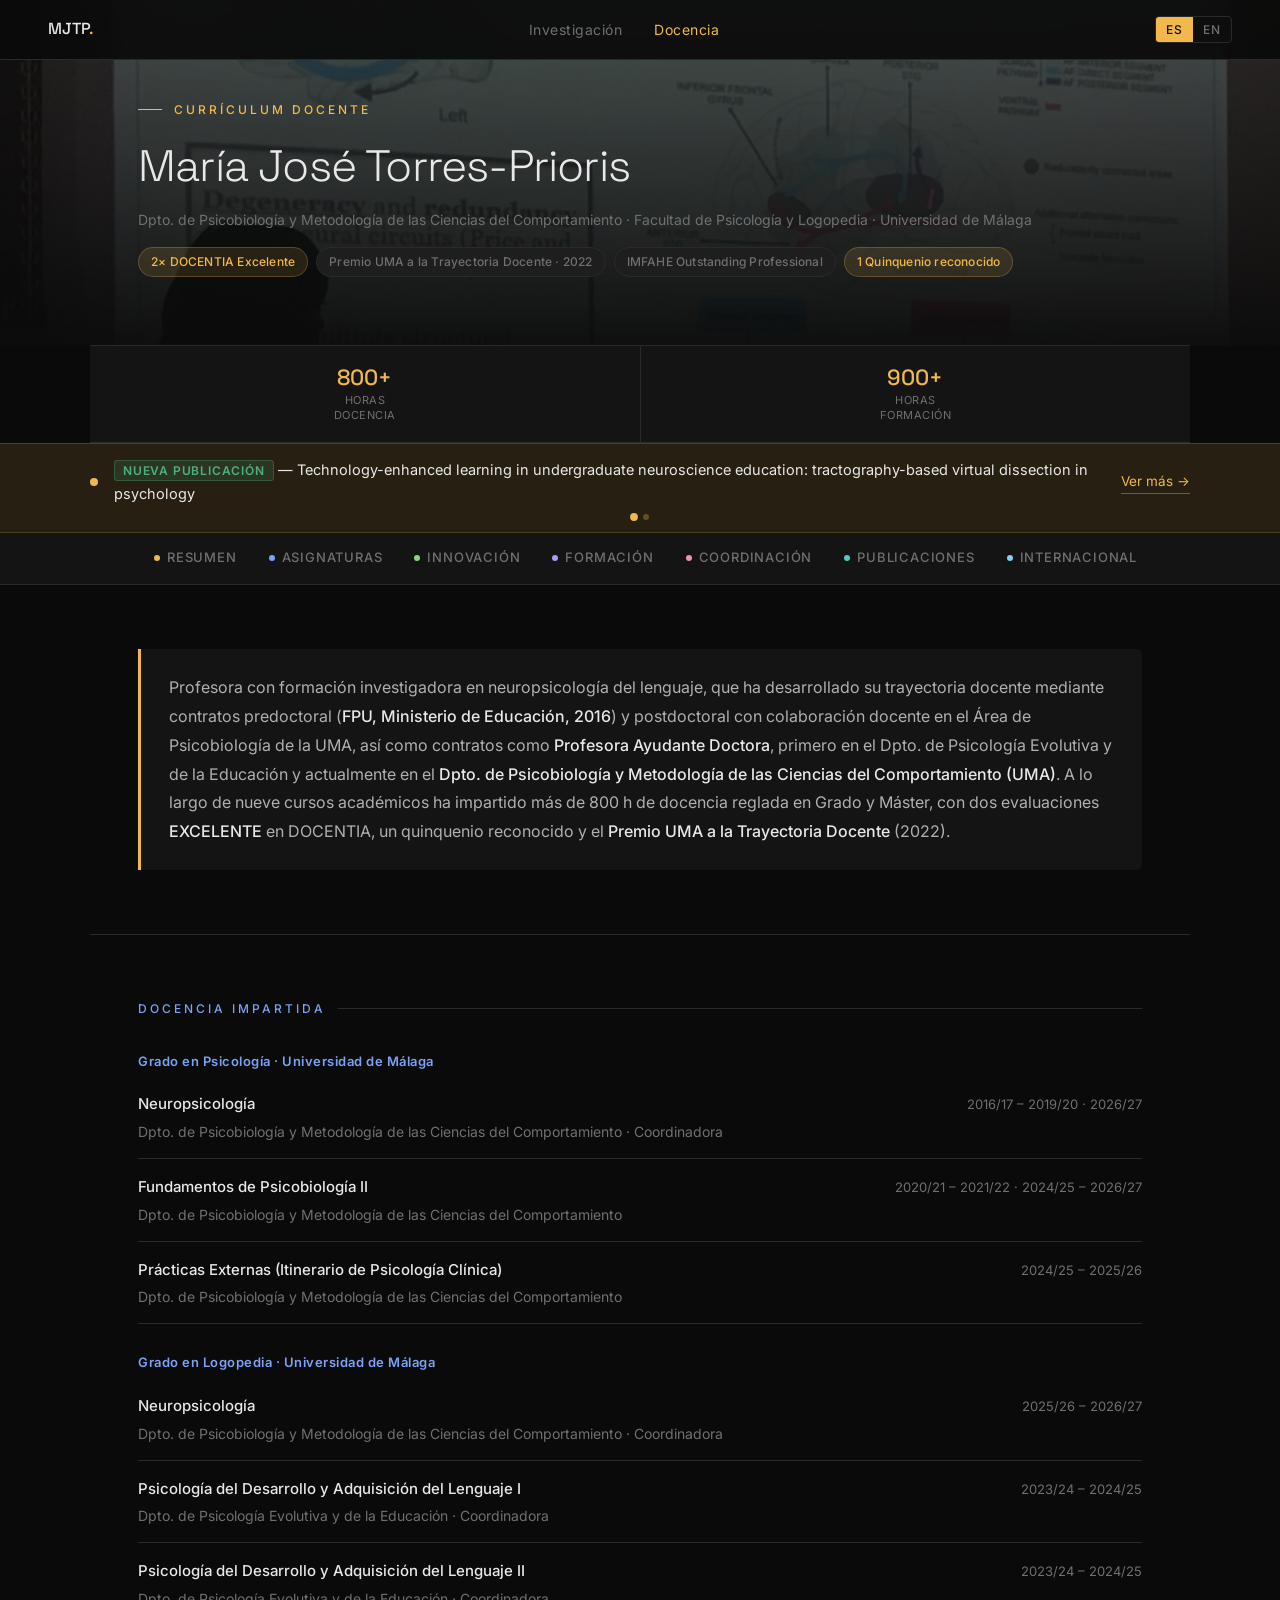
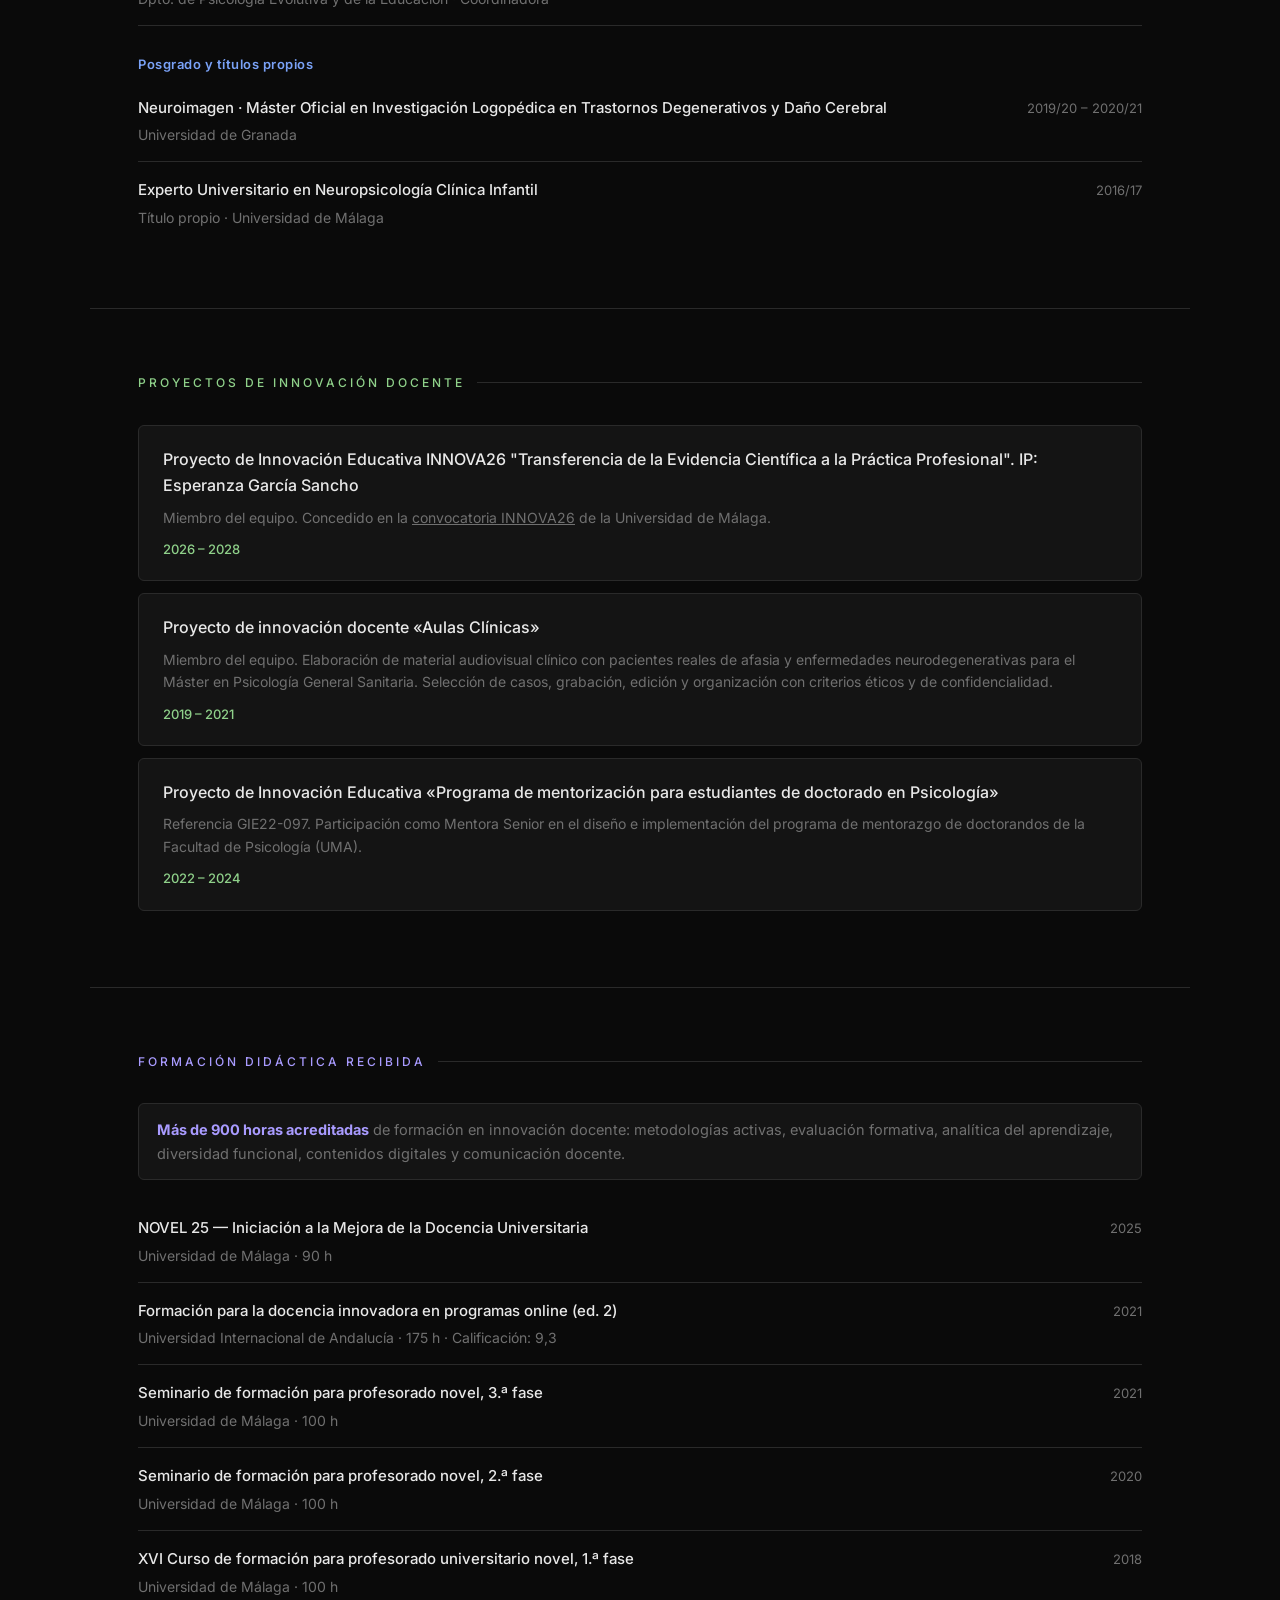
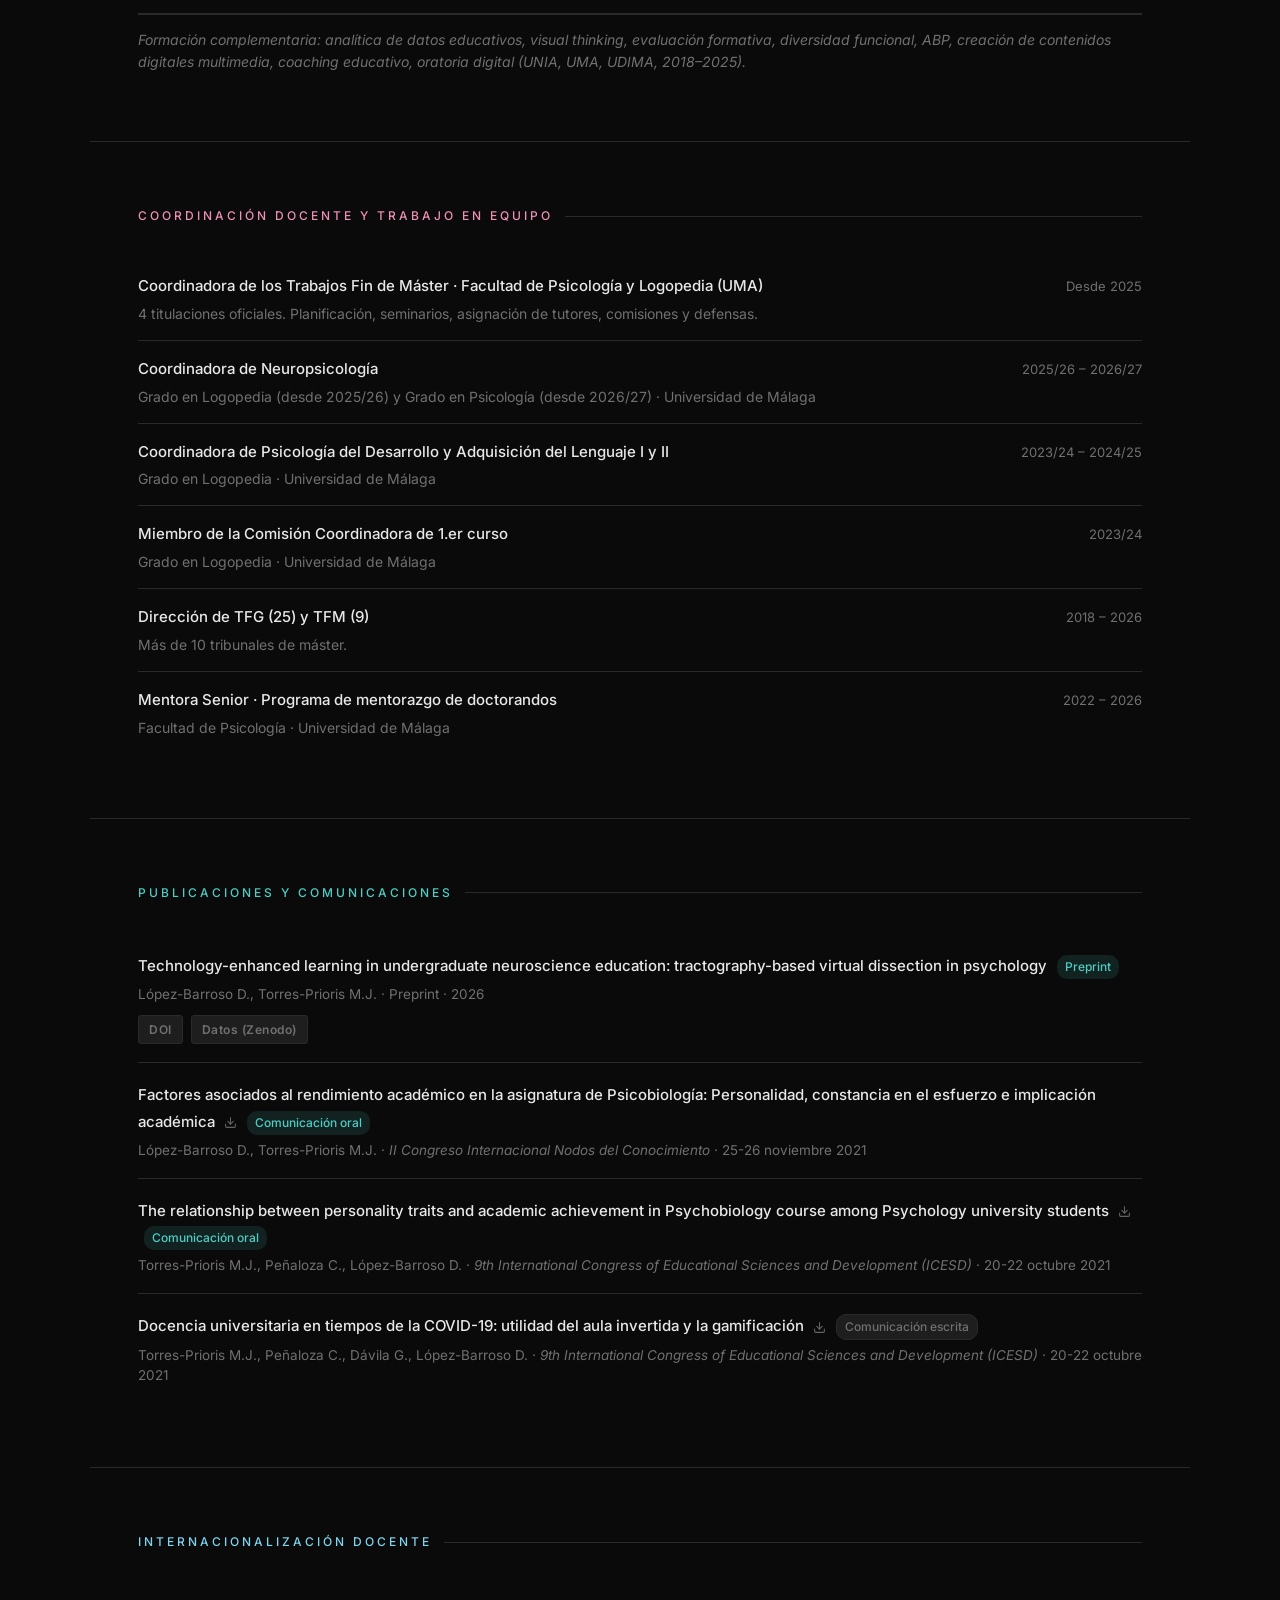
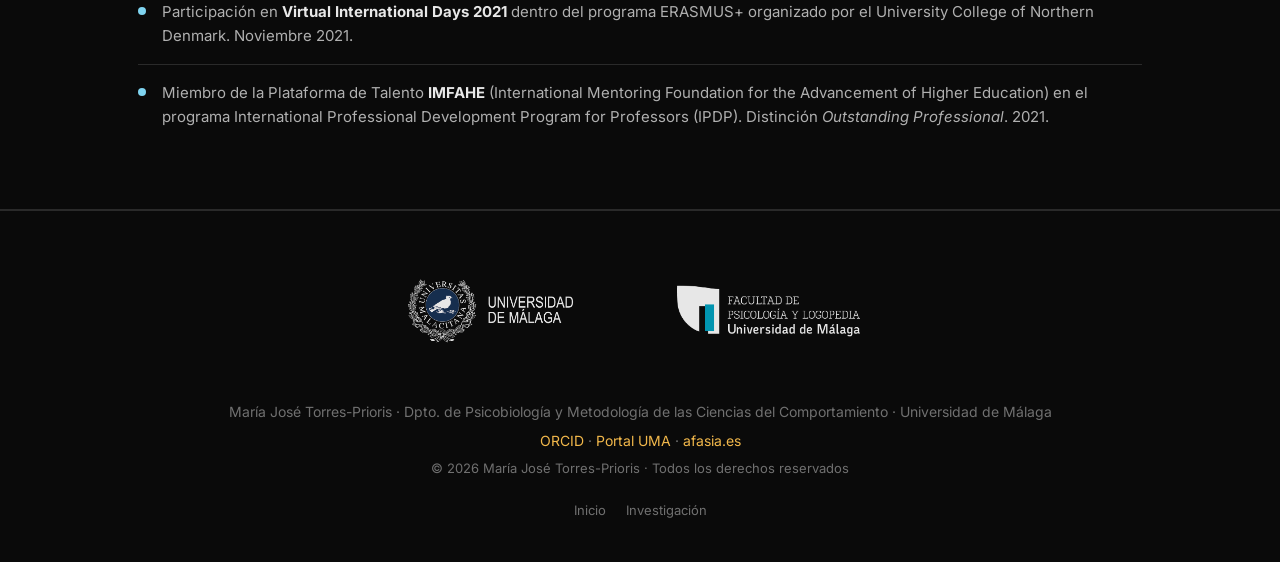
<file: teaching.html>
<!DOCTYPE html>
<html lang="es">
<head>
<meta charset="UTF-8">
<meta name="viewport" content="width=device-width, initial-scale=1.0">
<link rel="icon" type="image/x-icon" href="favicon.ico">
<title>Docencia · María José Torres-Prioris</title>
<link rel="preconnect" href="https://fonts.googleapis.com">
<link href="https://fonts.googleapis.com/css2?family=Space+Grotesk:wght@300;400;500;600&family=Inter:wght@300;400;500&display=swap" rel="stylesheet">
<style>
*, *::before, *::after { box-sizing: border-box; margin: 0; padding: 0; }

:root {
  --bg:       #0A0A0A;
  --surface:  #141414;
  --surface2: #1E1E1E;
  --border:   #2A2A2A;
  --text:     #E8E8E8;
  --muted:    #707070;
  --teal:     #F2B84B;
  --teal-rgb: 242,184,75;
  --teal-dim: rgba(var(--teal-rgb),0.12);
  --teal-mid: rgba(var(--teal-rgb),0.25);
}

html { scroll-behavior: smooth; }
body {
  font-family: 'Inter', sans-serif;
  background: var(--bg);
  color: var(--text);
  font-size: 16px;
  line-height: 1.65;
  -webkit-font-smoothing: antialiased;
}

/* ── NAV ── */
nav {
  position: fixed;
  top: 0; left: 0; right: 0;
  z-index: 100;
  display: flex;
  align-items: center;
  justify-content: space-between;
  padding: 0 48px;
  height: 60px;
  background: rgba(10,10,10,.92);
  backdrop-filter: blur(12px);
  border-bottom: 1px solid var(--border);
}
.nav-logo { font-family: 'Space Grotesk', sans-serif; font-size: 16px; font-weight: 500; color: var(--text); text-decoration: none; }
.nav-logo span { color: var(--teal); }
.nav-links { display: flex; align-items: center; gap: 32px; list-style: none; }
.nav-links a { font-size: 14px; color: var(--muted); text-decoration: none; letter-spacing: 0.5px; transition: color .2s; }
.nav-links a:hover { color: var(--text); }
.nav-links a.active { color: var(--teal); }
.lang-toggle { display: flex; border: 1px solid var(--border); border-radius: 4px; overflow: hidden; }
.lang-btn { background: none; border: none; cursor: pointer; font-family: 'Inter', sans-serif; font-size: 12px; font-weight: 500; letter-spacing: 1px; padding: 5px 10px; color: var(--muted); transition: background .2s, color .2s; }
body.lang-es .lang-btn[data-lang="es"],
body.lang-en .lang-btn[data-lang="en"] { background: var(--teal); color: #0A0A0A; }

/* ── PAGE HEADER ── */
/* ── PAGE HEADER ── */
.page-header-wrap {
  background-image: linear-gradient(rgba(10,10,10,0.7), rgba(10,10,10,0.98)), url('assets/img/charla.jpg');
  background-size: cover;
  background-position: center;
}
.page-header {
  max-width: 1100px;
  margin: 0 auto;
  padding: 100px 48px 48px;
  border-bottom: 1px solid var(--border);
}
.page-eyebrow { font-size: 12px; letter-spacing: 3px; text-transform: uppercase; color: var(--teal); font-weight: 500; margin-bottom: 10px; display: flex; align-items: center; gap: 12px; }
.page-eyebrow::before { content: ''; width: 24px; height: 1px; background: var(--teal); }
.page-header h1 { font-family: 'Space Grotesk', sans-serif; font-size: clamp(28px, 4vw, 44px); font-weight: 300; letter-spacing: -0.8px; color: var(--text); margin-bottom: 6px; }
.page-header-inst { font-size: 14px; color: var(--muted); margin-bottom: 16px; }
.badges { display: flex; flex-wrap: wrap; gap: 8px; margin-bottom: 20px; }
.badge { font-size: 12px; padding: 4px 12px; border-radius: 20px; font-weight: 500; letter-spacing: 0.2px; }
.badge-teal { background: var(--teal-dim); color: var(--teal); border: 1px solid rgba(var(--teal-rgb),.25); }
.badge-muted { background: var(--surface2); color: var(--muted); border: 1px solid var(--border); }
.btn-download { display: inline-flex; align-items: center; gap: 8px; background: var(--teal); color: #0A0A0A; font-family: 'Inter', sans-serif; font-size: 14px; font-weight: 500; padding: 10px 20px; border-radius: 4px; text-decoration: none; transition: opacity .2s, transform .15s; }
.btn-download:hover { opacity: .88; transform: translateY(-1px); }
.btn-download svg { width: 14px; height: 14px; }

/* ── STATS ── */
.stats-bar { max-width: 1100px; margin: 0 auto; display: grid; grid-template-columns: repeat(2, 1fr); gap: 1px; background: var(--border); border-bottom: 1px solid var(--border); }
.stat { background: var(--surface); padding: 20px 16px; text-align: center; }
.stat-n { font-family: 'Space Grotesk', sans-serif; font-size: 22px; font-weight: 500; color: var(--teal); line-height: 1; margin-bottom: 5px; }
.stat-l { font-size: 11px; color: var(--muted); text-transform: uppercase; letter-spacing: 0.5px; line-height: 1.3; }

/* ── SEC NAV ── */
.sec-nav { background: var(--surface); border-bottom: 1px solid var(--border); position: sticky; top: 60px; z-index: 90; }
.sec-nav-inner { max-width: 1100px; margin: 0 auto; padding: 0 48px; display: flex; overflow-x: auto; }
.sec-nav a { font-size: 13px; font-weight: 500; letter-spacing: 0.8px; text-transform: uppercase; color: var(--muted); text-decoration: none; padding: 14px 16px; white-space: nowrap; border-bottom: 2px solid transparent; transition: color .2s, border-color .2s; }
.sec-nav a:hover { color: var(--text); border-bottom-color: var(--teal); }

/* ── SECTIONS ── */
.section { max-width: 1100px; margin: 0 auto; padding: 64px 48px; border-bottom: 1px solid var(--border); }
.section:last-of-type { border-bottom: none; }
.section-label { font-size: 12px; letter-spacing: 3px; text-transform: uppercase; color: var(--teal); font-weight: 500; margin-bottom: 32px; display: flex; align-items: center; gap: 12px; }
.section-label .sec-num { font-family: 'Space Grotesk', sans-serif; font-size: 14px; font-weight: 300; color: var(--teal); font-style: italic; }
.section-label::after { content: ''; flex: 1; height: 1px; background: var(--border); }
h2 { font-family: 'Space Grotesk', sans-serif; font-size: 22px; font-weight: 400; color: var(--text); letter-spacing: -0.2px; }

/* ── RESUMEN ── */
.resumen { background: var(--surface); border-left: 3px solid var(--teal); padding: 24px 28px; border-radius: 0 6px 6px 0; font-size: 16px; line-height: 1.8; color: #B0B0B0; }
.resumen strong { color: var(--text); font-weight: 500; }

/* ── ENTRIES ── */
.entry { display: grid; grid-template-columns: 1fr auto; gap: 16px; align-items: start; padding: 16px 0; border-bottom: 1px solid var(--border); }
.entry:last-child { border-bottom: none; }
.entry-title { font-size: 15px; font-weight: 500; color: var(--text); margin-bottom: 4px; }
.entry-sub { font-size: 14px; color: var(--muted); line-height: 1.5; }
.entry-date { font-size: 13px; color: var(--muted); white-space: nowrap; padding-top: 2px; text-align: right; }

/* ── FORMACIÓN ── */
.formacion-note { background: var(--surface); border: 1px solid var(--border); border-radius: 6px; padding: 14px 18px; font-size: 14.5px; color: var(--muted); margin-bottom: 20px; line-height: 1.6; }
.formacion-note strong { color: var(--teal); }
.formacion-complementaria { font-size: 14px; color: var(--muted); font-style: italic; padding: 14px 0 4px; border-top: 1px solid var(--border); line-height: 1.6; }

/* ── PROYECTOS ── */
.proyecto-card { background: var(--surface); border: 1px solid var(--border); border-radius: 6px; padding: 20px 24px; margin-bottom: 12px; transition: border-color .2s; }
.proyecto-card:hover { border-color: rgba(var(--teal-rgb),.3); }
.proyecto-card h3 { font-size: 16px; font-weight: 500; color: var(--text); margin-bottom: 8px; }
.proyecto-card p { font-size: 14px; color: var(--muted); line-height: 1.6; }
.proyecto-card .pdate { font-size: 13px; color: var(--teal); font-weight: 500; margin-top: 10px; }

/* ── COMUNICACIONES ── */
.comunicacion { padding: 18px 0; border-bottom: 1px solid var(--border); display: grid; grid-template-columns: auto 1fr; gap: 16px; align-items: start; }
.comunicacion:last-child { border-bottom: none; }
.com-tag { font-size: 11px; font-weight: 600; letter-spacing: 0.8px; color: var(--teal); background: var(--teal-dim); border: 1px solid rgba(var(--teal-rgb),.25); border-radius: 3px; padding: 3px 7px; white-space: nowrap; margin-top: 2px; }
.com-link { font-size: 15px; font-weight: 500; color: var(--text); text-decoration: none; line-height: 1.5; border-bottom: 1px solid transparent; transition: border-color .2s, color .2s; display: inline; }
.com-link:hover { color: var(--teal); border-bottom-color: var(--teal); }
.com-link svg { display: inline-block; vertical-align: middle; margin-left: 5px; opacity: 0.4; width: 13px; height: 13px; }
.com-meta { font-size: 13.5px; color: var(--muted); margin-top: 5px; line-height: 1.5; }
.com-type { display: inline-block; font-size: 12px; padding: 2px 8px; border-radius: 10px; margin-left: 6px; font-weight: 500; }
.oral { background: var(--teal-dim); color: var(--teal); }
.escrita { background: var(--surface2); color: var(--muted); border: 1px solid var(--border); }

/* ── INTERNACIONAL ── */
.intl-item { display: flex; gap: 16px; align-items: start; padding: 16px 0; border-bottom: 1px solid var(--border); }
.intl-item:last-child { border-bottom: none; }
.intl-dot { width: 8px; height: 8px; background: var(--teal); border-radius: 50%; flex-shrink: 0; margin-top: 7px; }
.intl-text { font-size: 15px; color: #B0B0B0; line-height: 1.6; }
.intl-text strong { color: var(--text); }


/* ── COLOR POR SECCIÓN ── */
.t-res { --teal:#F2B84B; --teal-rgb:242,184,75; --teal-dim:rgba(242,184,75,.12); --teal-mid:rgba(242,184,75,.25); }
.t-asig { --teal:#7AA2F7; --teal-rgb:122,162,247; --teal-dim:rgba(122,162,247,.12); --teal-mid:rgba(122,162,247,.25); }
.group-label { font-size: 13px; font-weight: 600; letter-spacing: 0.5px; color: var(--teal); margin: 28px 0 4px; }
.section-label + .group-label, .section-label + .group-label + .group-label { margin-top: 0; }
.t-inn { --teal:#8FD18A; --teal-rgb:143,209,138; --teal-dim:rgba(143,209,138,.12); --teal-mid:rgba(143,209,138,.25); }
.t-form { --teal:#A99BFF; --teal-rgb:169,155,255; --teal-dim:rgba(169,155,255,.12); --teal-mid:rgba(169,155,255,.25); }
.t-coord { --teal:#F28FB8; --teal-rgb:242,143,184; --teal-dim:rgba(242,143,184,.12); --teal-mid:rgba(242,143,184,.25); }
.t-pubd { --teal:#4ECDC4; --teal-rgb:78,205,196; --teal-dim:rgba(78,205,196,.12); --teal-mid:rgba(78,205,196,.25); }
.t-intl { --teal:#7FD4F0; --teal-rgb:127,212,240; --teal-dim:rgba(127,212,240,.12); --teal-mid:rgba(127,212,240,.25); }
.sec-nav a[class*="t-"]:hover { border-bottom-color: var(--teal); }
.sec-nav a[class*="t-"]::before { content:''; display:inline-block; width:6px; height:6px; border-radius:50%; background:var(--teal); margin-right:7px; vertical-align:1px; }
.section { scroll-margin-top: 120px; }
.comunicacion { grid-template-columns: 1fr; }
.com-title { font-size: 15px; font-weight: 500; color: var(--text); line-height: 1.5; }
.com-actions { display: flex; gap: 8px; margin-top: 10px; flex-wrap: wrap; }
.com-btn { font-size: 12px; font-weight: 600; letter-spacing: 0.5px; padding: 4px 10px; border-radius: 3px; text-decoration: none; background: var(--surface2); color: var(--muted); border: 1px solid var(--border); transition: color .2s, border-color .2s; }
.com-btn:hover { color: var(--text); border-color: var(--muted); }

/* ── FOOTER ── */
.footer-wrap { border-top: 1px solid var(--border); }
footer {
  max-width: 1100px;
  margin: 0 auto;
  padding: 40px 48px;
  display: flex;
  flex-direction: column;
  align-items: center;
  gap: 20px;
  text-align: center;
}
.footer-left { font-size: 14px; color: var(--muted); line-height: 1.8; }
.footer-left a { color: var(--teal); text-decoration: none; }
.footer-right { display: flex; gap: 20px; }
.footer-right a { font-size: 13px; color: var(--muted); text-decoration: none; transition: color .2s; }
.footer-right a:hover { color: var(--teal); }

/* ── LOGOS ── */
.logo-bar { display: flex; align-items: center; justify-content: center; gap: 32px; }
.logo-bar { flex-wrap: wrap; }
.logo-bar img { max-height: 120px; height: auto; max-width: 100%; width: auto; opacity: 0.9; }

/* ── LANG ── */
body.lang-en .es-text { display: none; }
body.lang-es .en-text { display: none; }

/* ── RESPONSIVE ── */
@media (max-width: 820px) {
  nav { padding: 0 24px; }
  .nav-links { display: none; }
  .page-header { padding: 90px 24px 40px; }
  
  .sec-nav-inner { padding: 0 24px; }
  .section { padding: 48px 24px; }
  .entry { grid-template-columns: 1fr; }
  .entry-date { text-align: left; }
  footer { padding: 32px 24px; }
}
@media (prefers-reduced-motion: reduce) {
  *, *::before, *::after { animation: none !important; transition: none !important; }
}

/* Bloques añadidos desde el panel */
.bloque-texto p { font-size: 16px; line-height: 1.75; color: #B0B0B0; max-width: 760px; margin-bottom: 14px; }
.bloque-texto a, .bloque-enlaces span a { color: var(--teal); }
.bloque-con-foto { display: grid; grid-template-columns: minmax(0, 2fr) minmax(0, 3fr); gap: 36px; align-items: start; }
.bloque-con-foto img { width: 100%; height: auto; border-radius: 6px; border: 1px solid var(--border); display: block; }
a.bloque-tarjeta { text-decoration: none; color: inherit; display: block; }
a.bloque-tarjeta:hover { border-color: var(--teal); }
.bloque-enlaces { list-style: none; max-width: 760px; }
.bloque-enlaces li { padding: 12px 0; border-bottom: 1px solid var(--border); }
.bloque-enlaces li > a { color: var(--teal); text-decoration: none; font-weight: 500; }
.bloque-enlaces li > span { display: block; color: var(--muted); font-size: 14px; margin-top: 2px; }
body.lang-en .bloque-enlaces .es-text, body.lang-es .bloque-enlaces .en-text { display: none; }
@media (max-width: 760px) { .bloque-con-foto { grid-template-columns: 1fr; } }
</style>
<link rel="stylesheet" href="assets/banner.css">
</head>
<body class="lang-es">

<nav id="main-nav">
  <a href="index.html" class="nav-logo">MJTP<span>.</span></a>
  <ul class="nav-links">
    <li><a href="research.html" class="es-text">Investigación</a><a href="research.html" class="en-text">Research</a></li>
    <li><a href="teaching.html" class="active es-text">Docencia</a><a href="teaching.html" class="active en-text">Teaching</a></li>
  </ul>
  <div class="lang-toggle">
    <button class="lang-btn" data-lang="es" onclick="setLang('es')">ES</button>
    <button class="lang-btn" data-lang="en" onclick="setLang('en')">EN</button>
  </div>
</nav>

<div class="page-header-wrap">
<div class="page-header">
  <div class="page-eyebrow">
    <span class="es-text">Currículum Docente</span>
    <span class="en-text">Teaching Portfolio</span>
  </div>
  <h1>María José Torres-Prioris</h1>
  <div class="page-header-inst"><span class="es-text">Dpto. de Psicobiología y Metodología de las Ciencias del Comportamiento · Facultad de Psicología y Logopedia · Universidad de Málaga</span><span class="en-text">Dept. of Psychobiology and Methodology of Behavioural Sciences · Faculty of Psychology and Speech Therapy · University of Málaga</span></div>
  <div class="badges">
    <span class="badge badge-teal"><span class="es-text">2× DOCENTIA Excelente</span><span class="en-text">2× DOCENTIA Excellent</span></span>
    <span class="badge badge-muted"><span class="es-text">Premio UMA a la Trayectoria Docente · 2022</span><span class="en-text">UMA Teaching Career Award · 2022</span></span>
    <span class="badge badge-muted">IMFAHE Outstanding Professional</span>
    <span class="badge badge-teal"><span class="es-text">1 Quinquenio reconocido</span><span class="en-text">1 Five-year teaching merit award</span></span>
  </div>
</div>
</div>

<div class="stats-bar">
  <div class="stat"><div class="stat-n">800+</div><div class="stat-l es-text">Horas<br/>docencia</div><div class="stat-l en-text">Teaching<br/>hours</div></div>
  <div class="stat"><div class="stat-n">900+</div><div class="stat-l es-text">Horas<br/>formación</div><div class="stat-l en-text">Training<br/>hours</div></div>
</div>

<div class="banner" id="banner" data-sources="teaching.html" hidden>
  <div class="banner-inner">
    <div class="banner-dot"></div>
    <div class="banner-slider" id="banner-slider"></div>
  </div>
  <div class="banner-dots" id="banner-dots"></div>
</div>

<div class="sec-nav">
  <div class="sec-nav-inner">
    <a href="#resumen" class="es-text t-res">Resumen</a><a href="#resumen" class="en-text t-res">Summary</a>
    <a href="#asignaturas" class="es-text t-asig">Asignaturas</a><a href="#asignaturas" class="en-text t-asig">Courses</a>
    <a href="#innovacion" class="es-text t-inn">Innovación</a><a href="#innovacion" class="en-text t-inn">Innovation</a>
    <a href="#formacion" class="es-text t-form">Formación</a><a href="#formacion" class="en-text t-form">Training</a>
    <a href="#coordinacion" class="es-text t-coord">Coordinación</a><a href="#coordinacion" class="en-text t-coord">Coordination</a>
    <a href="#comunicaciones" class="es-text t-pubd">Publicaciones</a><a href="#comunicaciones" class="en-text t-pubd">Publications</a>
    <a href="#internacional" class="es-text t-intl">Internacional</a><a href="#internacional" class="en-text t-intl">International</a>
  </div>
</div>

<section class="section t-res" id="resumen">
  <div class="resumen es-text">Profesora con formación investigadora en neuropsicología del lenguaje, que ha desarrollado su trayectoria docente mediante contratos predoctoral (<strong>FPU, Ministerio de Educación, 2016</strong>) y postdoctoral con colaboración docente en el Área de Psicobiología de la UMA, así como contratos como <strong>Profesora Ayudante Doctora</strong>, primero en el Dpto. de Psicología Evolutiva y de la Educación y actualmente en el <strong>Dpto. de Psicobiología y Metodología de las Ciencias del Comportamiento (UMA)</strong>. A lo largo de nueve cursos académicos ha impartido más de 800 h de docencia reglada en Grado y Máster, con dos evaluaciones <strong>EXCELENTE</strong> en DOCENTIA, un quinquenio reconocido y el <strong>Premio UMA a la Trayectoria Docente</strong> (2022).</div><div class="resumen en-text">Lecturer with a research background in language neuropsychology, who has developed her teaching career through a predoctoral contract (<strong>FPU, Ministry of Education, 2016</strong>) and postdoctoral contracts with teaching collaboration in the Psychobiology Area at UMA, as well as positions as <strong>Assistant Professor</strong>, first in the Dept. of Developmental and Educational Psychology and currently in the <strong>Dept. of Psychobiology and Methodology of Behavioural Sciences (UMA)</strong>. Over nine academic years she has taught more than 800 h of formal teaching in undergraduate and postgraduate programmes, with two <strong>EXCELLENT</strong> DOCENTIA evaluations, one five-year teaching merit award and the <strong>UMA Teaching Career Award</strong> (2022).</div>
</section>

<section class="section t-asig" id="asignaturas">
  <div class="section-label es-text">Docencia impartida</div><div class="section-label en-text">Courses taught</div>
  <div class="group-label es-text">Grado en Psicología · Universidad de Málaga</div><div class="group-label en-text">BSc in Psychology · University of Málaga</div>
  <div class="entry">
    <div>
      <div class="entry-title es-text">Neuropsicología</div><div class="entry-title en-text">Neuropsychology</div>
      <div class="entry-sub es-text">Dpto. de Psicobiología y Metodología de las Ciencias del Comportamiento · Coordinadora</div><div class="entry-sub en-text">Dept. of Psychobiology and Methodology of Behavioural Sciences · Course coordinator</div>
    </div>
    <div class="entry-date">2016/17 – 2019/20 · 2026/27</div>
  </div>
  <div class="entry">
    <div>
      <div class="entry-title es-text">Fundamentos de Psicobiología II</div><div class="entry-title en-text">Fundamentals of Psychobiology II</div>
      <div class="entry-sub es-text">Dpto. de Psicobiología y Metodología de las Ciencias del Comportamiento</div><div class="entry-sub en-text">Dept. of Psychobiology and Methodology of Behavioural Sciences</div>
    </div>
    <div class="entry-date">2020/21 – 2021/22 · 2024/25 – 2026/27</div>
  </div>
  <div class="entry">
    <div>
      <div class="entry-title es-text">Prácticas Externas (Itinerario de Psicología Clínica)</div><div class="entry-title en-text">External Placements (Clinical Psychology track)</div>
      <div class="entry-sub es-text">Dpto. de Psicobiología y Metodología de las Ciencias del Comportamiento</div><div class="entry-sub en-text">Dept. of Psychobiology and Methodology of Behavioural Sciences</div>
    </div>
    <div class="entry-date">2024/25 – 2025/26</div>
  </div>
  <div class="group-label es-text">Grado en Logopedia · Universidad de Málaga</div><div class="group-label en-text">BSc in Speech Therapy · University of Málaga</div>
  <div class="entry">
    <div>
      <div class="entry-title es-text">Neuropsicología</div><div class="entry-title en-text">Neuropsychology</div>
      <div class="entry-sub es-text">Dpto. de Psicobiología y Metodología de las Ciencias del Comportamiento · Coordinadora</div><div class="entry-sub en-text">Dept. of Psychobiology and Methodology of Behavioural Sciences · Course coordinator</div>
    </div>
    <div class="entry-date">2025/26 – 2026/27</div>
  </div>
  <div class="entry">
    <div>
      <div class="entry-title es-text">Psicología del Desarrollo y Adquisición del Lenguaje I</div><div class="entry-title en-text">Developmental Psychology and Language Acquisition I</div>
      <div class="entry-sub es-text">Dpto. de Psicología Evolutiva y de la Educación · Coordinadora</div><div class="entry-sub en-text">Dept. of Developmental and Educational Psychology · Course coordinator</div>
    </div>
    <div class="entry-date">2023/24 – 2024/25</div>
  </div>
  <div class="entry">
    <div>
      <div class="entry-title es-text">Psicología del Desarrollo y Adquisición del Lenguaje II</div><div class="entry-title en-text">Developmental Psychology and Language Acquisition II</div>
      <div class="entry-sub es-text">Dpto. de Psicología Evolutiva y de la Educación · Coordinadora</div><div class="entry-sub en-text">Dept. of Developmental and Educational Psychology · Course coordinator</div>
    </div>
    <div class="entry-date">2023/24 – 2024/25</div>
  </div>
  <div class="group-label es-text">Posgrado y títulos propios</div><div class="group-label en-text">Postgraduate and university-specific degrees</div>
  <div class="entry">
    <div>
      <div class="entry-title es-text">Neuroimagen · Máster Oficial en Investigación Logopédica en Trastornos Degenerativos y Daño Cerebral</div><div class="entry-title en-text">Neuroimaging · Official Master's in Speech Therapy Research on Degenerative Disorders and Brain Damage</div>
      <div class="entry-sub es-text">Universidad de Granada</div><div class="entry-sub en-text">University of Granada</div>
    </div>
    <div class="entry-date">2019/20 – 2020/21</div>
  </div>
  <div class="entry">
    <div>
      <div class="entry-title es-text">Experto Universitario en Neuropsicología Clínica Infantil</div><div class="entry-title en-text">University Expert in Child Clinical Neuropsychology</div>
      <div class="entry-sub es-text">Título propio · Universidad de Málaga</div><div class="entry-sub en-text">University-specific degree · University of Málaga</div>
    </div>
    <div class="entry-date">2016/17</div>
  </div>
</section>

<section class="section t-inn" id="innovacion">
  <div class="section-label es-text">Proyectos de innovación docente</div><div class="section-label en-text">Teaching innovation projects</div>
  <div class="proyecto-card" data-news="2026-10-08" data-kind="proj">
    <h3 class="es-text">Proyecto de Innovación Educativa INNOVA26 "Transferencia de la Evidencia Científica a la Práctica Profesional". IP: Esperanza García Sancho</h3><h3 class="en-text">Educational Innovation Project INNOVA26 "Transferring Scientific Evidence to Professional Practice". IP: Esperanza García Sancho</h3>
    <p class="es-text">Miembro del equipo. Concedido en la <a href="https://www.uma.es/media/files/Convocatoria_INNOVA26.report.pdf" rel="noopener" style="color:inherit" target="_blank">convocatoria INNOVA26</a> de la Universidad de Málaga.</p><p class="en-text">Team member. Awarded in the University of Málaga <a href="https://www.uma.es/media/files/Convocatoria_INNOVA26.report.pdf" rel="noopener" style="color:inherit" target="_blank">INNOVA26 call</a>.</p>
    <div class="pdate">2026 – 2028</div>
  </div>
  <div class="proyecto-card">
    <h3 class="es-text">Proyecto de innovación docente «Aulas Clínicas»</h3><h3 class="en-text">Teaching innovation project «Clinical Classrooms»</h3>
    <p class="es-text">Miembro del equipo. Elaboración de material audiovisual clínico con pacientes reales de afasia y enfermedades neurodegenerativas para el Máster en Psicología General Sanitaria. Selección de casos, grabación, edición y organización con criterios éticos y de confidencialidad.</p><p class="en-text">Team member. Creation of clinical audiovisual material with real patients with aphasia and neurodegenerative diseases for the Master's in General Health Psychology. Case selection, recording, editing and organisation following ethical and confidentiality criteria.</p>
    <div class="pdate">2019 – 2021</div>
  </div>
  <div class="proyecto-card">
    <h3 class="es-text">Proyecto de Innovación Educativa «Programa de mentorización para estudiantes de doctorado en Psicología»</h3><h3 class="en-text">Educational Innovation Project «Mentoring Programme for Doctoral Students in Psychology»</h3>
    <p class="es-text">Referencia GIE22-097. Participación como Mentora Senior en el diseño e implementación del programa de mentorazgo de doctorandos de la Facultad de Psicología (UMA).</p><p class="en-text">Reference GIE22-097. Participation as Senior Mentor in the design and implementation of the doctoral mentoring programme at the Faculty of Psychology (UMA).</p>
    <div class="pdate">2022 – 2024</div>
  </div>
</section>

<section class="section t-form" id="formacion">
  <div class="section-label es-text">Formación didáctica recibida</div><div class="section-label en-text">Teaching training received</div>
  <div class="formacion-note es-text"><strong>Más de 900 horas acreditadas</strong> de formación en innovación docente: metodologías activas, evaluación formativa, analítica del aprendizaje, diversidad funcional, contenidos digitales y comunicación docente.</div><div class="formacion-note en-text"><strong>Over 900 accredited hours</strong> of teaching innovation training: active methodologies, formative assessment, learning analytics, functional diversity, digital content and teaching communication.</div>
  <div class="entry">
    <div>
      <div class="entry-title es-text">NOVEL 25 — Iniciación a la Mejora de la Docencia Universitaria</div><div class="entry-title en-text">NOVEL 25 — Introduction to University Teaching Improvement</div>
      <div class="entry-sub es-text">Universidad de Málaga · 90 h</div><div class="entry-sub en-text">University of Málaga · 90 h</div>
    </div>
    <div class="entry-date">2025</div>
  </div>
  <div class="entry">
    <div>
      <div class="entry-title es-text">Formación para la docencia innovadora en programas online (ed. 2)</div><div class="entry-title en-text">Training for innovative teaching in online programmes (ed. 2)</div>
      <div class="entry-sub es-text">Universidad Internacional de Andalucía · 175 h · Calificación: 9,3</div><div class="entry-sub en-text">International University of Andalusia · 175 h · Grade: 9.3</div>
    </div>
    <div class="entry-date">2021</div>
  </div>
  <div class="entry">
    <div>
      <div class="entry-title es-text">Seminario de formación para profesorado novel, 3.ª fase</div><div class="entry-title en-text">Early-career teaching seminar, 3rd phase</div>
      <div class="entry-sub es-text">Universidad de Málaga · 100 h</div><div class="entry-sub en-text">University of Málaga · 100 h</div>
    </div>
    <div class="entry-date">2021</div>
  </div>
  <div class="entry">
    <div>
      <div class="entry-title es-text">Seminario de formación para profesorado novel, 2.ª fase</div><div class="entry-title en-text">Early-career teaching seminar, 2nd phase</div>
      <div class="entry-sub es-text">Universidad de Málaga · 100 h</div><div class="entry-sub en-text">University of Málaga · 100 h</div>
    </div>
    <div class="entry-date">2020</div>
  </div>
  <div class="entry">
    <div>
      <div class="entry-title es-text">XVI Curso de formación para profesorado universitario novel, 1.ª fase</div><div class="entry-title en-text">XVI Early-career university teaching course, 1st phase</div>
      <div class="entry-sub es-text">Universidad de Málaga · 100 h</div><div class="entry-sub en-text">University of Málaga · 100 h</div>
    </div>
    <div class="entry-date">2018</div>
  </div>
  <p class="formacion-complementaria es-text">Formación complementaria: analítica de datos educativos, visual thinking, evaluación formativa, diversidad funcional, ABP, creación de contenidos digitales multimedia, coaching educativo, oratoria digital (UNIA, UMA, UDIMA, 2018–2025).</p><p class="formacion-complementaria en-text">Additional training: educational data analytics, visual thinking, formative assessment, functional diversity, PBL, multimedia digital content creation, educational coaching, digital public speaking (UNIA, UMA, UDIMA, 2018–2025).</p>
</section>

<section class="section t-coord" id="coordinacion">
  <div class="section-label es-text">Coordinación docente y trabajo en equipo</div><div class="section-label en-text">Teaching coordination and teamwork</div>
  <div class="entry">
    <div>
      <div class="entry-title es-text">Coordinadora de los Trabajos Fin de Máster · Facultad de Psicología y Logopedia (UMA)</div><div class="entry-title en-text">Master's Thesis Coordinator · Faculty of Psychology and Speech Therapy (UMA)</div>
      <div class="entry-sub es-text">4 titulaciones oficiales. Planificación, seminarios, asignación de tutores, comisiones y defensas.</div><div class="entry-sub en-text">4 official degree programmes. Planning, seminars, tutor allocation, committees and defences.</div>
    </div>
    <div class="entry-date es-text">Desde 2025</div><div class="entry-date en-text">Since 2025</div>
  </div>
  <div class="entry">
    <div>
      <div class="entry-title es-text">Coordinadora de Neuropsicología</div><div class="entry-title en-text">Neuropsychology Course Coordinator</div>
      <div class="entry-sub es-text">Grado en Logopedia (desde 2025/26) y Grado en Psicología (desde 2026/27) · Universidad de Málaga</div><div class="entry-sub en-text">Speech Therapy Degree (since 2025/26) and Psychology Degree (since 2026/27) · University of Málaga</div>
    </div>
    <div class="entry-date">2025/26 – 2026/27</div>
  </div>
  <div class="entry">
    <div>
      <div class="entry-title es-text">Coordinadora de Psicología del Desarrollo y Adquisición del Lenguaje I y II</div><div class="entry-title en-text">Coordinator of Developmental Psychology and Language Acquisition I and II</div>
      <div class="entry-sub es-text">Grado en Logopedia · Universidad de Málaga</div><div class="entry-sub en-text">Speech Therapy Degree · University of Málaga</div>
    </div>
    <div class="entry-date">2023/24 – 2024/25</div>
  </div>
  <div class="entry">
    <div>
      <div class="entry-title es-text">Miembro de la Comisión Coordinadora de 1.er curso</div><div class="entry-title en-text">Member of the 1st Year Coordination Committee</div>
      <div class="entry-sub es-text">Grado en Logopedia · Universidad de Málaga</div><div class="entry-sub en-text">Speech Therapy Degree · University of Málaga</div>
    </div>
    <div class="entry-date">2023/24</div>
  </div>
  <div class="entry">
    <div>
      <div class="entry-title es-text">Dirección de TFG (25) y TFM (9)</div><div class="entry-title en-text">Supervision of 25 bachelor's and 9 master's theses</div>
      <div class="entry-sub es-text">Más de 10 tribunales de máster.</div><div class="entry-sub en-text">Over 10 master's examination boards.</div>
    </div>
    <div class="entry-date">2018 – 2026</div>
  </div>
  <div class="entry">
    <div>
      <div class="entry-title es-text">Mentora Senior · Programa de mentorazgo de doctorandos</div><div class="entry-title en-text">Senior Mentor · Doctoral Student Mentoring Programme</div>
      <div class="entry-sub es-text">Facultad de Psicología · Universidad de Málaga</div><div class="entry-sub en-text">Faculty of Psychology · University of Málaga</div>
    </div>
    <div class="entry-date">2022 – 2026</div>
  </div>
</section>

<section class="section t-pubd" id="comunicaciones">
  <div class="section-label es-text">Publicaciones y comunicaciones</div><div class="section-label en-text">Publications and communications</div>
  <div class="comunicacion" data-news="2026-10-08" data-kind="pub">
    <div class="com-body">
      <span class="com-title" data-news-title>Technology-enhanced learning in undergraduate neuroscience education: tractography-based virtual dissection in psychology</span>
      <span class="com-type oral es-text">Preprint</span><span class="com-type oral en-text">Preprint</span>
      <div class="com-meta">López-Barroso D., Torres-Prioris M.J. · Preprint · 2026</div>
      <div class="com-actions">
        <a href="https://doi.org/10.64898/2026.09.21.753122" target="_blank" rel="noopener" class="com-btn">DOI</a>
        <a href="https://doi.org/10.5281/zenodo.22129828" target="_blank" rel="noopener" class="com-btn"><span class="es-text">Datos (Zenodo)</span><span class="en-text">Data (Zenodo)</span></a>
      </div>
    </div>
  </div>
  <div class="comunicacion">
    <div class="com-body">
      <a href="publicaciones/Nodos2021_rendimiento.pdf" download class="com-link">
        <span class="es-text">Factores asociados al rendimiento académico en la asignatura de Psicobiología: Personalidad, constancia en el esfuerzo e implicación académica</span>
        <span class="en-text">Factors associated with academic performance in Psychobiology: Personality, perseverance and academic engagement</span>
        <svg viewBox="0 0 24 24" fill="none" stroke="currentColor" stroke-width="2" stroke-linecap="round" stroke-linejoin="round"><path d="M21 15v4a2 2 0 0 1-2 2H5a2 2 0 0 1-2-2v-4"/><polyline points="7 10 12 15 17 10"/><line x1="12" y1="15" x2="12" y2="3"/></svg>
      </a>
      <span class="com-type oral es-text">Comunicación oral</span><span class="com-type oral en-text">Oral communication</span>
      <div class="com-meta">López-Barroso D., Torres-Prioris M.J. · <em>II Congreso Internacional Nodos del Conocimiento</em> · 25-26 noviembre 2021</div>
    </div>
  </div>
  <div class="comunicacion">
    <div class="com-body">
      <a href="publicaciones/ICESD2021_personalidad.pdf" download class="com-link">
        <span class="es-text">The relationship between personality traits and academic achievement in Psychobiology course among Psychology university students</span>
        <span class="en-text">The relationship between personality traits and academic achievement in Psychobiology course among Psychology university students</span>
        <svg viewBox="0 0 24 24" fill="none" stroke="currentColor" stroke-width="2" stroke-linecap="round" stroke-linejoin="round"><path d="M21 15v4a2 2 0 0 1-2 2H5a2 2 0 0 1-2-2v-4"/><polyline points="7 10 12 15 17 10"/><line x1="12" y1="15" x2="12" y2="3"/></svg>
      </a>
      <span class="com-type oral es-text">Comunicación oral</span><span class="com-type oral en-text">Oral communication</span>
      <div class="com-meta">Torres-Prioris M.J., Peñaloza C., López-Barroso D. · <em>9th International Congress of Educational Sciences and Development (ICESD)</em> · 20-22 octubre 2021</div>
    </div>
  </div>
  <div class="comunicacion">
    <div class="com-body">
      <a href="publicaciones/ICESD2021_docencia_pandemia.pdf" download class="com-link">
        <span class="es-text">Docencia universitaria en tiempos de la COVID-19: utilidad del aula invertida y la gamificación</span>
        <span class="en-text">University teaching in times of COVID-19: effectiveness of flipped classroom and gamification</span>
        <svg viewBox="0 0 24 24" fill="none" stroke="currentColor" stroke-width="2" stroke-linecap="round" stroke-linejoin="round"><path d="M21 15v4a2 2 0 0 1-2 2H5a2 2 0 0 1-2-2v-4"/><polyline points="7 10 12 15 17 10"/><line x1="12" y1="15" x2="12" y2="3"/></svg>
      </a>
      <span class="com-type escrita es-text">Comunicación escrita</span><span class="com-type escrita en-text">Written communication</span>
      <div class="com-meta">Torres-Prioris M.J., Peñaloza C., Dávila G., López-Barroso D. · <em>9th International Congress of Educational Sciences and Development (ICESD)</em> · 20-22 octubre 2021</div>
    </div>
  </div>
</section>

<section class="section t-intl" id="internacional">
  <div class="section-label es-text">Internacionalización docente</div><div class="section-label en-text">Teaching internationalisation</div>
  <div class="intl-item">
    <div class="intl-dot"></div>
    <div class="intl-text es-text">Participación en <strong>Virtual International Days 2021</strong> dentro del programa ERASMUS+ organizado por el University College of Northern Denmark. Noviembre 2021.</div><div class="intl-text en-text">Participation in <strong>Virtual International Days 2021</strong> within the ERASMUS+ programme organised by the University College of Northern Denmark. November 2021.</div>
  </div>
  <div class="intl-item">
    <div class="intl-dot"></div>
    <div class="intl-text es-text">Miembro de la Plataforma de Talento <strong>IMFAHE</strong> (International Mentoring Foundation for the Advancement of Higher Education) en el programa International Professional Development Program for Professors (IPDP). Distinción <em>Outstanding Professional</em>. 2021.</div><div class="intl-text en-text">Member of the <strong>IMFAHE</strong> Talent Platform (International Mentoring Foundation for the Advancement of Higher Education) in the International Professional Development Program for Professors (IPDP). <em>Outstanding Professional</em> distinction. 2021.</div>
  </div>
</section>

<hr style="border:none; border-top: 1px solid #2A2A2A; margin: 0;">

<div class="footer-wrap">
<footer>
  <div class="logo-bar">
    <a href="https://www.uma.es/" target="_blank">
      <img src="assets/img/logos/logo-universidad.png" alt="Logo Universidad">
    </a>
    <a href="https://www.uma.es/facultad-de-psicologia/" target="_blank">
      <img src="assets/img/logos/logo-facultad.png" alt="Logo Facultad">
    </a>
  </div>
  <div class="footer-left">
    <div><span class="es-text">María José Torres-Prioris · Dpto. de Psicobiología y Metodología de las Ciencias del Comportamiento · Universidad de Málaga</span><span class="en-text">María José Torres-Prioris · Dept. of Psychobiology and Methodology of Behavioural Sciences · University of Málaga</span></div>
    <div style="margin-top:4px">
      <a href="https://orcid.org/0000-0003-3795-8151" target="_blank">ORCID</a> ·
      <a href="https://portaldelainvestigacion.uma.es/investigadores/1104282/detalle" target="_blank">Portal UMA</a> ·
      <a href="https://afasia.es" target="_blank">afasia.es</a>
    </div>
    <div style="margin-top:4px;font-size:13px"><span class="es-text">© 2026 María José Torres-Prioris · Todos los derechos reservados</span><span class="en-text">© 2026 María José Torres-Prioris · All rights reserved</span></div>
  </div>
  <div class="footer-right">
    <a href="index.html" class="es-text">Inicio</a>
    <a href="index.html" class="en-text">Home</a>
    <a href="research.html" class="es-text">Investigación</a>
    <a href="research.html" class="en-text">Research</a>
  </div>
</footer>
</div>

<script>
const nav = document.getElementById('main-nav');
window.addEventListener('scroll', () => {
  nav.classList.toggle('scrolled', window.scrollY > 40);
});
function setLang(lang) {
  document.body.className = 'lang-' + lang;
  localStorage.setItem('lang', lang);
}
const saved = localStorage.getItem('lang');
if (saved) setLang(saved);
function filterPubs(type, btn) {
  document.querySelectorAll('.pub-group').forEach(g => g.classList.remove('visible'));
  document.querySelectorAll('.filter-btn').forEach(b => b.classList.remove('active'));
  document.getElementById('pub-' + type).classList.add('visible');
  btn.classList.add('active');
}
</script>
<script src="assets/banner.js"></script>
</body>
</html>
</file>
<file: assets/banner.css>
/* Banner de novedades (compartido por Inicio y Docencia) */
[hidden] { display: none !important; }
.banner { background: var(--teal-dim); border-top: 1px solid rgba(var(--teal-rgb,78,205,196),.2); border-bottom: 1px solid rgba(var(--teal-rgb,78,205,196),.2); padding: 14px 48px 10px; }
.banner-inner { max-width: 1100px; margin: 0 auto; display: flex; align-items: center; gap: 16px; flex-wrap: wrap; }
.banner-dot { width: 8px; height: 8px; background: var(--teal); border-radius: 50%; flex-shrink: 0; animation: pulse-dot 2s ease-in-out infinite; }
@keyframes pulse-dot { 0%,100%{box-shadow:0 0 0 0 rgba(var(--teal-rgb,78,205,196),.4)} 50%{box-shadow:0 0 0 6px rgba(var(--teal-rgb,78,205,196),0)} }
.banner-text { font-size: 14.5px; color: var(--text); flex: 1; }
.banner-text strong { color: var(--teal); }
.banner-link { font-size: 13.5px; color: var(--teal); text-decoration: none; border-bottom: 1px solid rgba(var(--teal-rgb,78,205,196),.4); padding-bottom: 1px; white-space: nowrap; transition: border-color .2s; }
.banner-link:hover { border-color: var(--teal); }
.banner-slider { flex: 1; position: relative; overflow: hidden; min-height: 24px; }
.banner-slide { display: none; align-items: center; gap: 12px; flex-wrap: wrap; animation: fadeIn .4s ease; }
.banner-slide.active { display: flex; }
@keyframes fadeIn { from { opacity: 0; } to { opacity: 1; } }
.banner-tag {
  font-size: 12px;
  font-weight: 600;
  letter-spacing: 0.8px;
  text-transform: uppercase;
  background: rgba(var(--teal-rgb,78,205,196),.2);
  color: var(--teal);
  border: 1px solid rgba(var(--teal-rgb,78,205,196),.3);
  border-radius: 3px;
  padding: 2px 8px;
  white-space: nowrap;
}
.tag-pub { background: rgba(76,175,130,.15); color: #4CAF82; border-color: rgba(76,175,130,.3); }
.tag-conf { background: rgba(232,168,56,.15); color: #E8A838; border-color: rgba(232,168,56,.3); }
.tag-proj { background: rgba(91,141,239,.15); color: #5B8DEF; border-color: rgba(91,141,239,.3); }

.banner-dots {
  max-width: 1100px;
  margin: 0 auto;
  display: flex;
  justify-content: center;
  gap: 6px;
  padding: 8px 0 2px;
}
.banner-dot-btn {
  width: 6px; height: 6px;
  border-radius: 50%;
  border: none;
  background: rgba(var(--teal-rgb,78,205,196),.3);
  cursor: pointer;
  transition: background .2s, transform .2s;
  padding: 0;
}
.banner-dot-btn.active { background: var(--teal); transform: scale(1.3); }

@media (max-width: 820px) { .banner { padding: 14px 24px; } }
</file>
